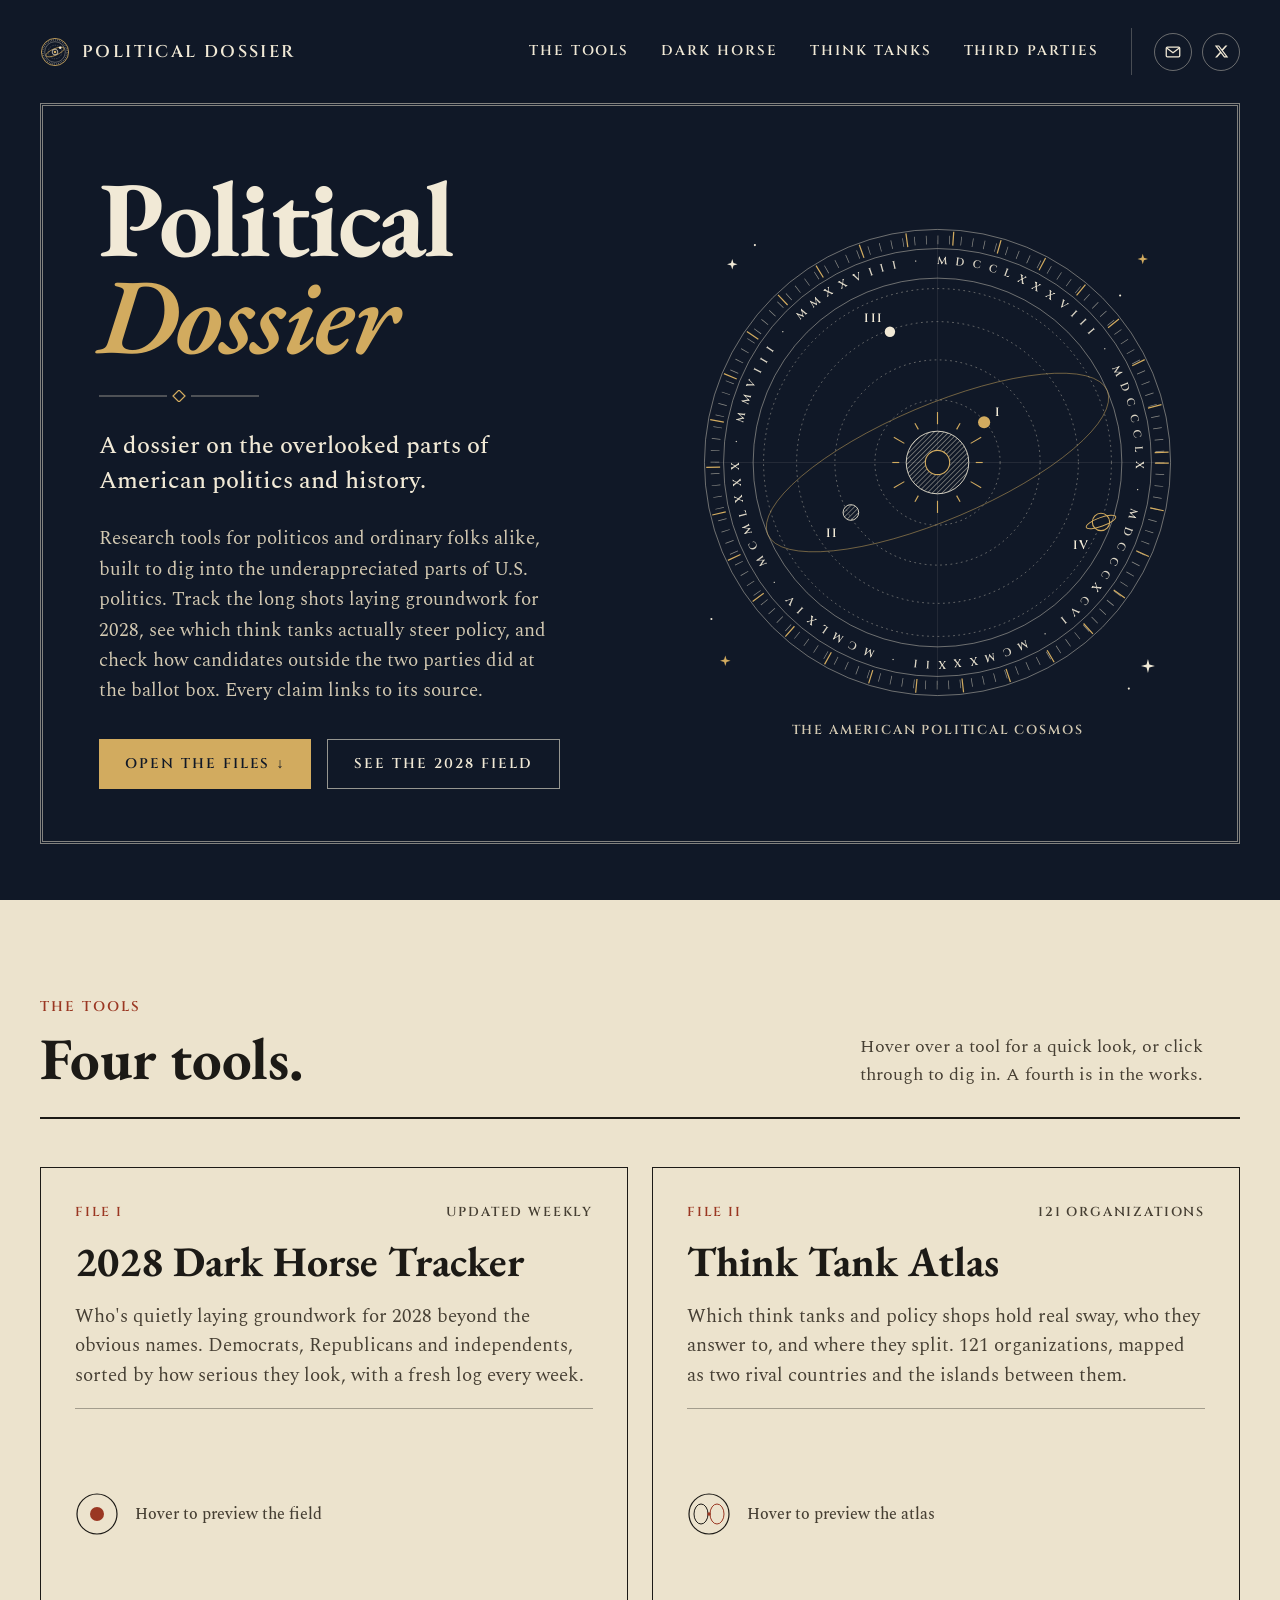
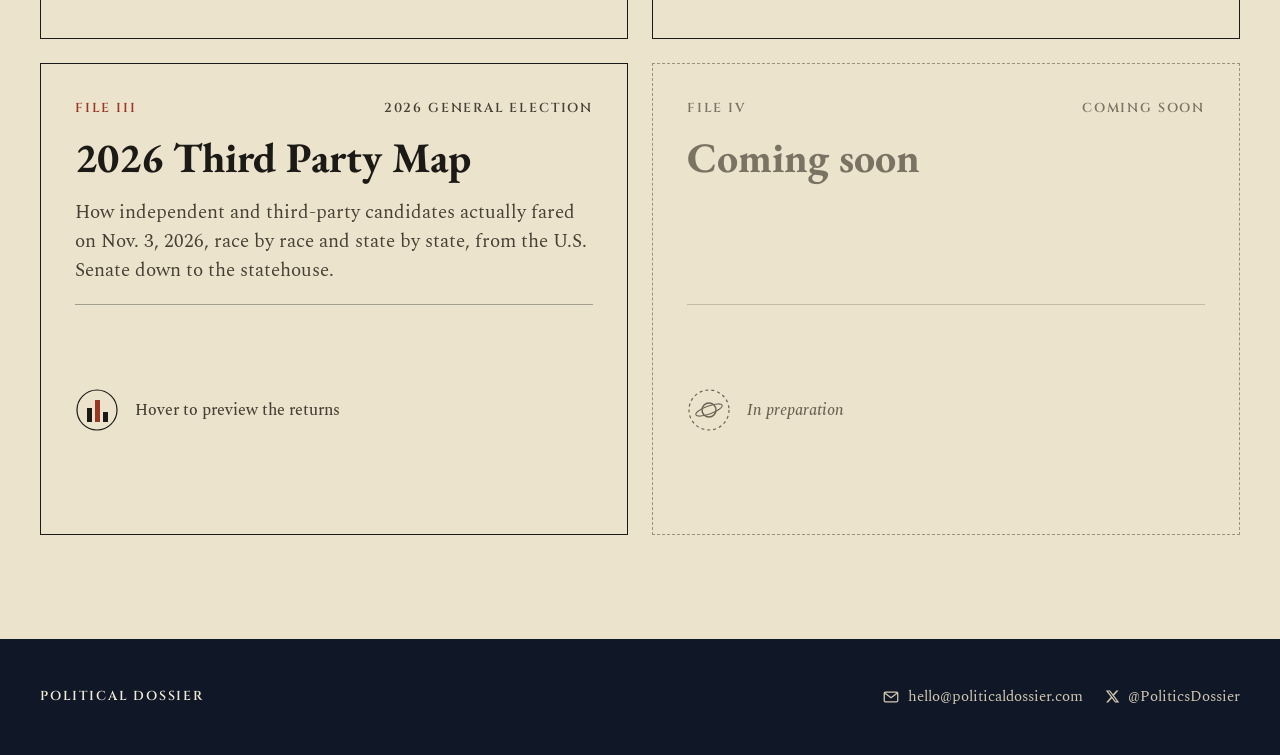
<file: index.html>
<!doctype html>
<html lang="en">
<head>
<meta charset="utf-8">
<meta name="viewport" content="width=device-width, initial-scale=1">
<title>Political Dossier: Tools for Reading American Politics</title>
<!-- SEO -->
<meta name="robots" content="index, follow, max-image-preview:large">
<link rel="canonical" href="https://politicaldossier.com/">
<meta name="keywords" content="US politics, American politics analysis, political analysis tools, 2028 presidential election, 2028 candidates, dark horse candidates, think tanks, policy shops, third parties, independent candidates, 2026 midterms, election data">
<meta name="theme-color" content="#101827">
<meta property="og:type" content="website">
<meta property="og:site_name" content="Political Dossier">
<meta property="og:locale" content="en_US">
<meta property="og:title" content="Political Dossier: Tools for Reading American Politics">
<meta property="og:description" content="Research tools for the overlooked corners of U.S. politics: a 2028 dark horse tracker, a map of think tanks and policy shops, and third-party election results. All sourced.">
<meta property="og:url" content="https://politicaldossier.com/">
<meta property="og:image" content="https://politicaldossier.com/assets/social/home.jpg">
<meta property="og:image:width" content="1200">
<meta property="og:image:height" content="630">
<meta property="og:image:alt" content="Political Dossier homepage: an engraved orrery beside the title">
<meta name="twitter:card" content="summary_large_image">
<meta name="twitter:site" content="@PoliticsDossier">
<meta name="twitter:title" content="Political Dossier: Tools for Reading American Politics">
<meta name="twitter:description" content="Research tools for the overlooked corners of U.S. politics: a 2028 dark horse tracker, a map of think tanks and policy shops, and third-party election results. All sourced.">
<meta name="twitter:image" content="https://politicaldossier.com/assets/social/home.jpg">
<meta name="twitter:image:alt" content="Political Dossier homepage: an engraved orrery beside the title">
<script type="application/ld+json">
{
 "@context": "https://schema.org",
 "@graph": [
  {
   "@type": "WebSite",
   "@id": "https://politicaldossier.com/#website",
   "name": "Political Dossier",
   "url": "https://politicaldossier.com/",
   "description": "Independent tools for reading American politics.",
   "inLanguage": "en-US"
  },
  {
   "@type": "ItemList",
   "name": "Political Dossier tools",
   "itemListElement": [
    {
     "@type": "ListItem",
     "position": 1,
     "name": "2028 Dark Horse Tracker",
     "url": "https://politicaldossier.com/dark-horse/"
    },
    {
     "@type": "ListItem",
     "position": 2,
     "name": "Think Tank Atlas",
     "url": "https://politicaldossier.com/think-tanks/"
    },
    {
     "@type": "ListItem",
     "position": 3,
     "name": "2026 Third Party Map",
     "url": "https://politicaldossier.com/third-party/"
    }
   ]
  }
 ]
}
</script>
<!-- /SEO -->
<meta name="description" content="Research tools for the overlooked corners of U.S. politics: a 2028 dark horse tracker, a map of think tanks and policy shops, and third-party election results. All sourced.">
<link rel="preconnect" href="https://fonts.googleapis.com">
<link rel="preconnect" href="https://fonts.gstatic.com" crossorigin>
<link href="https://fonts.googleapis.com/css2?family=Cinzel:wght@500;600;700&family=EB+Garamond:ital,wght@0,600;0,700;1,600&family=Spectral:wght@400;500;600&display=swap" rel="stylesheet">
<link rel="stylesheet" href="assets/ledger.css">
<link rel="icon" href="assets/favicon.svg" type="image/svg+xml">
</head>
<body id="top">

<header class="hero">
  <div class="wrap">
    <nav aria-label="Primary">
      <a class="brand label" href="#top">
        <svg class="pd-mark" width="30" height="30" viewBox="0 0 64 64" aria-hidden="true"><circle cx="32" cy="32" r="29" fill="none" stroke="#D2AB5F" stroke-width="1.8"/><circle cx="32" cy="32" r="25.6" fill="none" stroke="#F1E9D6" stroke-opacity=".85" stroke-width="3" stroke-dasharray=".8 3.22"/><circle cx="32" cy="32" r="22" fill="none" stroke="#F1E9D6" stroke-opacity=".7" stroke-width="1"/><circle cx="32" cy="32" r="14.5" fill="none" stroke="#F1E9D6" stroke-opacity=".6" stroke-width="1" stroke-dasharray="1.6 2.2"/><ellipse cx="32" cy="32" rx="21" ry="7" fill="none" stroke="#D2AB5F" stroke-width="1.5" transform="rotate(-23 32 32)"/><circle cx="32" cy="32" r="6" fill="none" stroke="#F1E9D6" stroke-width="1.5"/><circle cx="32" cy="32" r="2.6" fill="#D2AB5F"/><circle cx="43.1" cy="22.7" r="2.7" fill="#F1E9D6"/></svg>
        Political Dossier
      </a>
      <div class="navlinks label">
        <a href="#plates">The Tools</a>
        <a href="dark-horse/">Dark Horse</a>
        <a href="think-tanks/">Think Tanks</a>
        <a href="third-party/">Third Parties</a>
        <span class="soc"><a href="mailto:hello@politicaldossier.com" aria-label="Email hello@politicaldossier.com" title="hello@politicaldossier.com"><svg width="18" height="18" viewBox="0 0 24 24" aria-hidden="true"><rect x="3" y="5.5" width="18" height="13" rx="1.5" fill="none" stroke="currentColor" stroke-width="1.7"/><path d="M3.6 6.6 L12 13 L20.4 6.6" fill="none" stroke="currentColor" stroke-width="1.7" stroke-linejoin="round"/></svg></a><a href="https://x.com/PoliticsDossier" target="_blank" rel="noopener" aria-label="Political Dossier on X (@PoliticsDossier)" title="@PoliticsDossier on X"><svg width="15" height="15" viewBox="0 0 24 24" aria-hidden="true"><path fill="currentColor" d="M18.244 2.25h3.308l-7.227 8.26 8.502 11.24H16.17l-5.214-6.817L4.99 21.75H1.68l7.73-8.835L1.254 2.25H8.08l4.713 6.231zm-1.161 17.52h1.833L7.084 4.126H5.117z"/></svg></a></span>
              </div>
    </nav>

    <div class="plate-frame">
      <div class="hero-copy">
        <h1>Political<br><em>Dossier</em></h1>
        <svg width="160" height="12" viewBox="0 0 160 12" aria-hidden="true"><line x1="0" y1="6" x2="68" y2="6" stroke="#F1E9D6" stroke-opacity=".55"/><path d="M80 0 L86 6 L80 12 L74 6 Z" fill="none" stroke="#D2AB5F" stroke-width="1.2"/><line x1="92" y1="6" x2="160" y2="6" stroke="#F1E9D6" stroke-opacity=".55"/></svg>
        <p class="lede">A dossier on the overlooked parts of American politics and history.</p>
        <p class="sub">Research tools for politicos and ordinary folks alike, built to dig into the underappreciated parts of U.S. politics. Track the long shots laying groundwork for 2028, see which think tanks actually steer policy, and check how candidates outside the two parties did at the ballot box. Every claim links to its source.</p>
        <div class="ctas">
          <a class="btn btn-gold label" href="#plates">Open the files ↓</a>
          <a class="btn btn-line label" href="dark-horse/">See the 2028 field</a>
        </div>
      </div>

      <figure class="orrery">
        <svg viewBox="0 0 560 560" aria-hidden="true">
          <defs>
            <pattern id="heroHatch" width="4" height="4" patternUnits="userSpaceOnUse" patternTransform="rotate(45)"><line x1="0" y1="0" x2="0" y2="4" stroke="#F1E9D6" stroke-width=".9"/></pattern>
            <path id="heroRing" d="M 280 52 A 228 228 0 1 1 279.99 52"/>
          </defs>
          <circle cx="280" cy="280" r="268" fill="none" stroke="#F1E9D6" stroke-opacity=".6" stroke-width=".8"/>
          <circle cx="280" cy="280" r="256" fill="none" stroke="#F1E9D6" stroke-opacity=".55" stroke-width="10" stroke-dasharray=".8 12.6"/>
          <circle cx="280" cy="280" r="258" fill="none" stroke="#D2AB5F" stroke-width="16" stroke-dasharray="1.4 52.2"/>
          <circle cx="280" cy="280" r="246" fill="none" stroke="#F1E9D6" stroke-opacity=".6" stroke-width=".8"/>
          <text class="sc" font-size="12.5" fill="#F1E9D6" fill-opacity=".9"><textPath href="#heroRing" textLength="1410" lengthAdjust="spacing">MDCCLXXXVIII · MDCCCLX · MDCCCXCVI · MCMXXXII · MCMLXIV · MCMLXXX · MMVIII · MMXXVIII ·</textPath></text>
          <circle cx="280" cy="280" r="212" fill="none" stroke="#F1E9D6" stroke-opacity=".6" stroke-width=".8"/>
          <line x1="280" y1="24" x2="280" y2="536" stroke="#F1E9D6" stroke-opacity=".2" stroke-width=".5"/>
          <line x1="24" y1="280" x2="536" y2="280" stroke="#F1E9D6" stroke-opacity=".2" stroke-width=".5"/>
          <g fill="none" stroke="#F1E9D6" stroke-opacity=".55" stroke-width=".8" stroke-dasharray="2 4">
            <circle cx="280" cy="280" r="72"/><circle cx="280" cy="280" r="118"/><circle cx="280" cy="280" r="162"/><circle cx="280" cy="280" r="200"/>
          </g>
          <ellipse cx="280" cy="280" rx="212" ry="66" fill="none" stroke="#D2AB5F" stroke-opacity=".65" stroke-width=".8" transform="rotate(-23 280 280)"/>
          <g stroke="#D2AB5F" stroke-width="1.3">
            <line x1="280" y1="236" x2="280" y2="222"/>
            <line x1="280" y1="236" x2="280" y2="228" transform="rotate(30 280 280)"/>
            <line x1="280" y1="236" x2="280" y2="222" transform="rotate(60 280 280)"/>
            <line x1="280" y1="236" x2="280" y2="228" transform="rotate(90 280 280)"/>
            <line x1="280" y1="236" x2="280" y2="222" transform="rotate(120 280 280)"/>
            <line x1="280" y1="236" x2="280" y2="228" transform="rotate(150 280 280)"/>
            <line x1="280" y1="236" x2="280" y2="222" transform="rotate(180 280 280)"/>
            <line x1="280" y1="236" x2="280" y2="228" transform="rotate(210 280 280)"/>
            <line x1="280" y1="236" x2="280" y2="222" transform="rotate(240 280 280)"/>
            <line x1="280" y1="236" x2="280" y2="228" transform="rotate(270 280 280)"/>
            <line x1="280" y1="236" x2="280" y2="222" transform="rotate(300 280 280)"/>
            <line x1="280" y1="236" x2="280" y2="228" transform="rotate(330 280 280)"/>
          </g>
          <circle cx="280" cy="280" r="36" fill="url(#heroHatch)" stroke="#F1E9D6" stroke-width="1"/>
          <circle cx="280" cy="280" r="14" fill="#101827" stroke="#D2AB5F" stroke-width="1.3"/>
          <circle cx="333.6" cy="233.7" r="7" fill="#D2AB5F"/>
          <text class="sc" x="346" y="226" font-size="14" fill="#F1E9D6">I</text>
          <circle cx="180.4" cy="337.5" r="9" fill="url(#heroHatch)" stroke="#F1E9D6" stroke-width="1"/>
          <text class="sc" x="152" y="366" font-size="14" fill="#F1E9D6">II</text>
          <circle cx="225.3" cy="129.6" r="6" fill="#F1E9D6"/>
          <text class="sc" x="196" y="118" font-size="14" fill="#F1E9D6">III</text>
          <circle cx="468" cy="348.4" r="10" fill="#101827" stroke="#D2AB5F" stroke-width="1.3"/>
          <ellipse cx="468" cy="348.4" rx="18" ry="5" fill="none" stroke="#D2AB5F" stroke-width="1.1" transform="rotate(-20 468 348.4)"/>
          <text class="sc" x="436" y="380" font-size="14" fill="#F1E9D6">IV</text>
          <path d="M44 46 L45.4 50.6 L50 52 L45.4 53.4 L44 58 L42.6 53.4 L38 52 L42.6 50.6 Z" fill="#F1E9D6"/>
          <path d="M516 40 L517.4 44.6 L522 46 L517.4 47.4 L516 52 L514.6 47.4 L510 46 L514.6 44.6 Z" fill="#D2AB5F"/>
          <path d="M36 502 L37.4 506.6 L42 508 L37.4 509.4 L36 514 L34.6 509.4 L30 508 L34.6 506.6 Z" fill="#D2AB5F"/>
          <path d="M522 506 L523.6 512.4 L530 514 L523.6 515.6 L522 522 L520.4 515.6 L514 514 L520.4 512.4 Z" fill="#F1E9D6"/>
          <g fill="#F1E9D6"><circle cx="70" cy="30" r="1.2"/><circle cx="490" cy="88" r="1.2"/><circle cx="20" cy="460" r="1.2"/><circle cx="500" cy="540" r="1.2"/></g>
        </svg>
        <figcaption class="label">The American political cosmos</figcaption>
      </figure>
    </div>
  </div>
</header>

<section id="plates" aria-labelledby="plates-title">
  <div class="wrap">
    <div class="plates-head">
      <div>
        <div class="kicker label">The Tools</div>
        <h2 id="plates-title">Four tools.</h2>
      </div>
      <p>Hover over a tool for a quick look, or click through to dig in. A fourth is in the works.</p>
    </div>

    <div class="grid">

      <!-- File I -->
      <a class="plate" href="dark-horse/">
        <div class="meta label"><span class="num">File I</span><span class="tag">Updated weekly</span></div>
        <h3>2028 Dark Horse Tracker</h3>
        <p>Who's quietly laying groundwork for 2028 beyond the obvious names. Democrats, Republicans and independents, sorted by how serious they look, with a fresh log every week.</p>
        <div class="window">
          <div class="idle">
            <svg width="44" height="44" viewBox="0 0 44 44" aria-hidden="true"><circle cx="22" cy="22" r="20" fill="none" stroke="#1C1A16" stroke-width="1.2"/><circle cx="22" cy="22" r="7" fill="#9A3722"/></svg>
            Hover to preview the field
          </div>
          <div class="preview">
            <svg viewBox="0 0 440 140" role="img" aria-label="Preview: candidate dots along Democratic, Republican and independent rows, with front-runners set apart at right">
              <text class="sc" x="200" y="12" text-anchor="middle" font-size="10.5" fill="#D3C9B2">THE FIELD</text>
              <text class="sc" x="395" y="12" text-anchor="middle" font-size="10.5" fill="#D3C9B2">LEADERS</text>
              <rect x="360" y="20" width="70" height="116" fill="none" stroke="#F1E9D6" stroke-opacity=".45" stroke-dasharray="3 3"/>
              <g class="sc" font-size="12" fill="#F1E9D6"><text x="0" y="44">DEM</text><text x="0" y="84">REP</text><text x="0" y="124">IND</text></g>
              <g stroke="#F1E9D6" stroke-opacity=".4"><line x1="48" y1="40" x2="430" y2="40"/><line x1="48" y1="80" x2="430" y2="80"/><line x1="48" y1="120" x2="430" y2="120"/></g>
              <g fill="#D2AB5F">
                <circle cx="92" cy="40" r="4"/><circle cx="150" cy="40" r="6"/><circle cx="205" cy="40" r="3"/><circle cx="262" cy="40" r="5"/><circle cx="310" cy="40" r="4"/>
                <circle cx="112" cy="80" r="5"/><circle cx="172" cy="80" r="3"/><circle cx="240" cy="80" r="6"/><circle cx="328" cy="80" r="4"/>
                <circle cx="132" cy="120" r="4"/><circle cx="222" cy="120" r="5"/><circle cx="284" cy="120" r="3"/>
              </g>
              <g fill="#F1E9D6"><circle cx="392" cy="40" r="8"/><circle cx="398" cy="80" r="9"/></g>
            </svg>
            <span class="enter">Open the tool →</span>
          </div>
        </div>
      </a>

      <!-- File II -->
      <a class="plate" href="think-tanks/">
        <div class="meta label"><span class="num">File II</span><span class="tag">121 organizations</span></div>
        <h3>Think Tank Atlas</h3>
        <p>Which think tanks and policy shops hold real sway, who they answer to, and where they split. 121 organizations, mapped as two rival countries and the islands between them.</p>
        <div class="window">
          <div class="idle">
            <svg width="44" height="44" viewBox="0 0 44 44" aria-hidden="true"><circle cx="22" cy="22" r="20" fill="none" stroke="#1C1A16" stroke-width="1.2"/><ellipse cx="14" cy="22" rx="7" ry="10" fill="none" stroke="#1C1A16"/><ellipse cx="30" cy="22" rx="7" ry="10" fill="none" stroke="#9A3722"/><circle cx="22" cy="22" r="1.8" fill="#9A3722"/></svg>
            Hover to preview the atlas
          </div>
          <div class="preview">
            <svg viewBox="0 0 440 140" role="img" aria-label="Preview: two landmasses labeled Democratic and Republican, divided into provinces dotted with organizations, with small bridge isles between them">
              <defs><pattern id="p2Hatch" width="5" height="5" patternUnits="userSpaceOnUse" patternTransform="rotate(45)"><line x1="0" y1="0" x2="0" y2="5" stroke="#F1E9D6" stroke-opacity=".35" stroke-width="1"/></pattern></defs>
              <path d="M30 70 C28 30 70 12 110 14 C150 16 182 34 184 66 C186 104 160 128 116 128 C70 128 32 108 30 70 Z" fill="url(#p2Hatch)" stroke="#F1E9D6" stroke-width="1.2"/>
              <path d="M256 66 C258 30 292 12 334 14 C376 16 412 36 410 72 C408 108 374 128 330 128 C288 128 254 104 256 66 Z" fill="url(#p2Hatch)" stroke="#D2AB5F" stroke-width="1.2"/>
              <g stroke="#F1E9D6" stroke-opacity=".4" stroke-width=".8" fill="none"><path d="M108 16 L104 64 L60 96"/><path d="M104 64 L176 80"/><path d="M332 16 L336 70 L296 110"/><path d="M336 70 L404 58"/></g>
              <g fill="#F1E9D6"><circle cx="70" cy="50" r="3"/><circle cx="140" cy="44" r="4.5"/><circle cx="90" cy="100" r="3.5"/><circle cx="140" cy="102" r="2.5"/><circle cx="300" cy="48" r="3"/><circle cx="370" cy="44" r="4.5"/><circle cx="360" cy="100" r="3.5"/><circle cx="310" cy="90" r="2.5"/></g>
              <g fill="#D2AB5F" stroke="#101827" stroke-width=".8"><path d="M212 44 l8 -4 l8 4 l-2 8 l-10 2 z"/><path d="M208 76 l10 -3 l9 5 l-3 8 l-12 0 z"/><path d="M214 106 l9 -3 l7 5 l-4 7 l-10 -1 z"/></g>
              <g class="sc" font-size="10" fill="#D3C9B2" text-anchor="middle" letter-spacing="1.2"><text x="107" y="9">DEMOCRATIC</text><text x="333" y="9">REPUBLICAN</text><text x="220" y="30">ISLES</text></g>
            </svg>
            <span class="enter">Open the tool →</span>
          </div>
        </div>
      </a>

      <!-- File III -->
      <a class="plate" href="third-party/">
        <div class="meta label"><span class="num">File III</span><span class="tag">2026 general election</span></div>
        <h3>2026 Third Party Map</h3>
        <p>How independent and third-party candidates actually fared on Nov. 3, 2026, race by race and state by state, from the U.S. Senate down to the statehouse.</p>
        <div class="window">
          <div class="idle">
            <svg width="44" height="44" viewBox="0 0 44 44" aria-hidden="true"><circle cx="22" cy="22" r="20" fill="none" stroke="#1C1A16" stroke-width="1.2"/><rect x="12" y="20" width="5" height="14" fill="#1C1A16"/><rect x="20" y="12" width="5" height="22" fill="#9A3722"/><rect x="28" y="24" width="5" height="10" fill="#1C1A16"/></svg>
            Hover to preview the returns
          </div>
          <div class="preview">
            <svg viewBox="0 0 440 156" role="img" aria-label="Preview: 2026 independent vote shares. Bill Hill, Alaska House, 40.9 percent; Seth Bodnar, Montana Senate, 37.7; Ken Block, Rhode Island governor, 27.8; David Hatley, Tennessee governor, 9.3; Rick Bennett, Maine governor, 8.1">
              <defs><pattern id="p3Hatch" width="4" height="4" patternUnits="userSpaceOnUse" patternTransform="rotate(45)"><line x1="0" y1="0" x2="0" y2="4" stroke="#F1E9D6" stroke-width="1"/></pattern></defs>
              <line x1="20" y1="122" x2="420" y2="122" stroke="#F1E9D6" stroke-opacity=".65"/>
              <rect x="40" y="32.0" width="40" height="90.0" fill="#D2AB5F"/><rect x="120" y="39.0" width="40" height="83.0" fill="url(#p3Hatch)" stroke="#F1E9D6" stroke-width=".9"/><rect x="200" y="60.8" width="40" height="61.2" fill="url(#p3Hatch)" stroke="#F1E9D6" stroke-width=".9"/><rect x="280" y="101.5" width="40" height="20.5" fill="url(#p3Hatch)" stroke="#F1E9D6" stroke-width=".9"/><rect x="360" y="104.1" width="40" height="17.9" fill="url(#p3Hatch)" stroke="#F1E9D6" stroke-width=".9"/>
              <g class="num-t" font-size="12.5" fill="#F1E9D6" text-anchor="middle"><text x="60" y="26.0">40.9%</text><text x="140" y="33.0">37.7%</text><text x="220" y="54.8">27.8%</text><text x="300" y="95.5">9.3%</text><text x="380" y="98.1">8.1%</text></g>
              <g class="sc" font-size="10" fill="#D3C9B2" text-anchor="middle" letter-spacing=".8"><text x="60" y="138">AK HOUSE</text><text x="60" y="152">HILL</text><text x="140" y="138">MT SENATE</text><text x="140" y="152">BODNAR</text><text x="220" y="138">RI GOV</text><text x="220" y="152">BLOCK</text><text x="300" y="138">TN GOV</text><text x="300" y="152">HATLEY</text><text x="380" y="138">ME GOV</text><text x="380" y="152">BENNETT</text></g>
            </svg>
            <span class="enter">Open the tool →</span>
          </div>
        </div>
      </a>

      <!-- File IV: coming soon (not linked yet) -->
      <div class="plate soon" aria-disabled="true">
        <div class="meta label"><span class="num">File IV</span><span class="tag">Coming soon</span></div>
        <h3>Coming soon</h3>
        <div class="window">
          <div class="idle">
            <svg width="44" height="44" viewBox="0 0 44 44" aria-hidden="true"><circle cx="22" cy="22" r="20" fill="none" stroke="currentColor" stroke-width="1.2" stroke-dasharray="3 3"/><circle cx="22" cy="22" r="7" fill="none" stroke="currentColor" stroke-width="1.5"/><ellipse cx="22" cy="22" rx="14" ry="4" fill="none" stroke="currentColor" stroke-width="1.1" transform="rotate(-20 22 22)"/></svg>
            In preparation
          </div>
        </div>
      </div>

    </div>
  </div>
</section>

<footer id="colophon">
  <div class="wrap">
    <span class="label">Political Dossier</span>
    <span class="soc-foot"><a href="mailto:hello@politicaldossier.com"><svg width="18" height="18" viewBox="0 0 24 24" aria-hidden="true"><rect x="3" y="5.5" width="18" height="13" rx="1.5" fill="none" stroke="currentColor" stroke-width="1.7"/><path d="M3.6 6.6 L12 13 L20.4 6.6" fill="none" stroke="currentColor" stroke-width="1.7" stroke-linejoin="round"/></svg><span>hello@politicaldossier.com</span></a><a href="https://x.com/PoliticsDossier" target="_blank" rel="noopener"><svg width="15" height="15" viewBox="0 0 24 24" aria-hidden="true"><path fill="currentColor" d="M18.244 2.25h3.308l-7.227 8.26 8.502 11.24H16.17l-5.214-6.817L4.99 21.75H1.68l7.73-8.835L1.254 2.25H8.08l4.713 6.231zm-1.161 17.52h1.833L7.084 4.126H5.117z"/></svg><span>@PoliticsDossier</span></a></span>
  </div>
</footer>

</body>
</html>
</file>
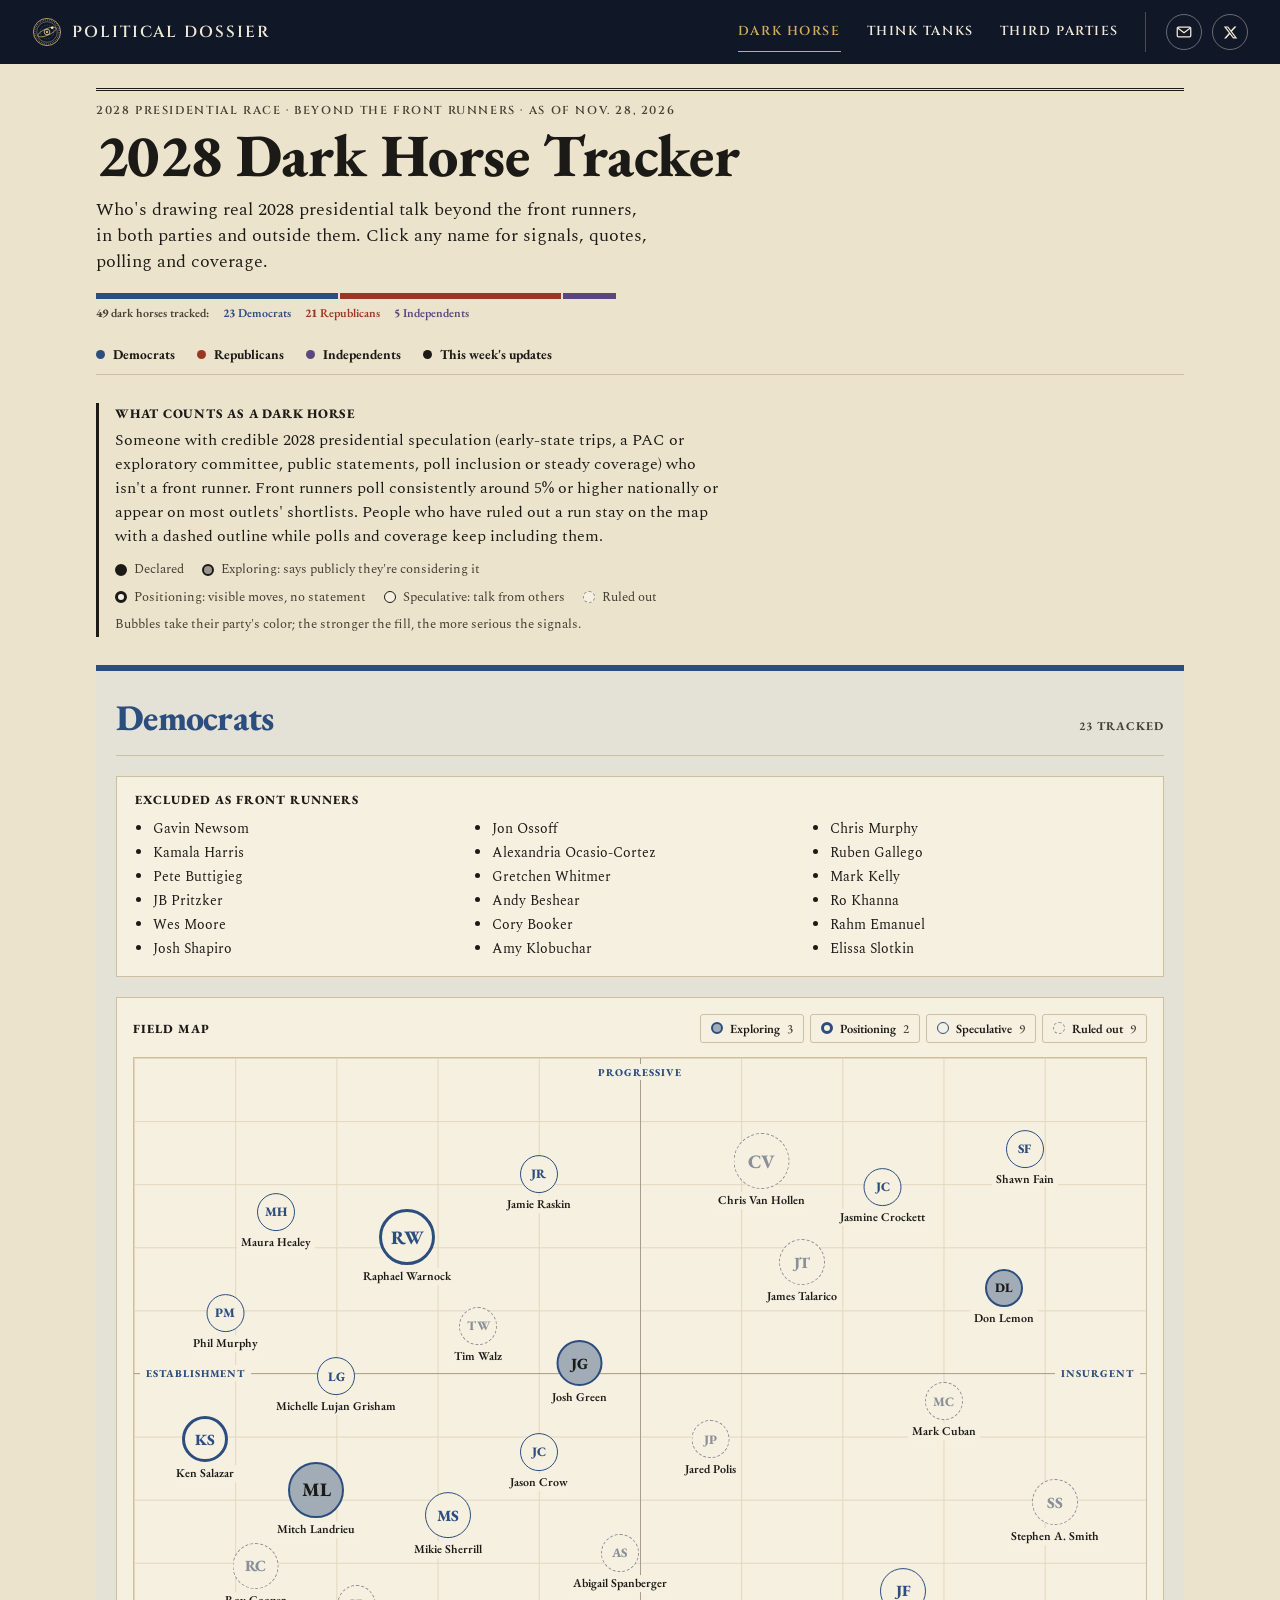
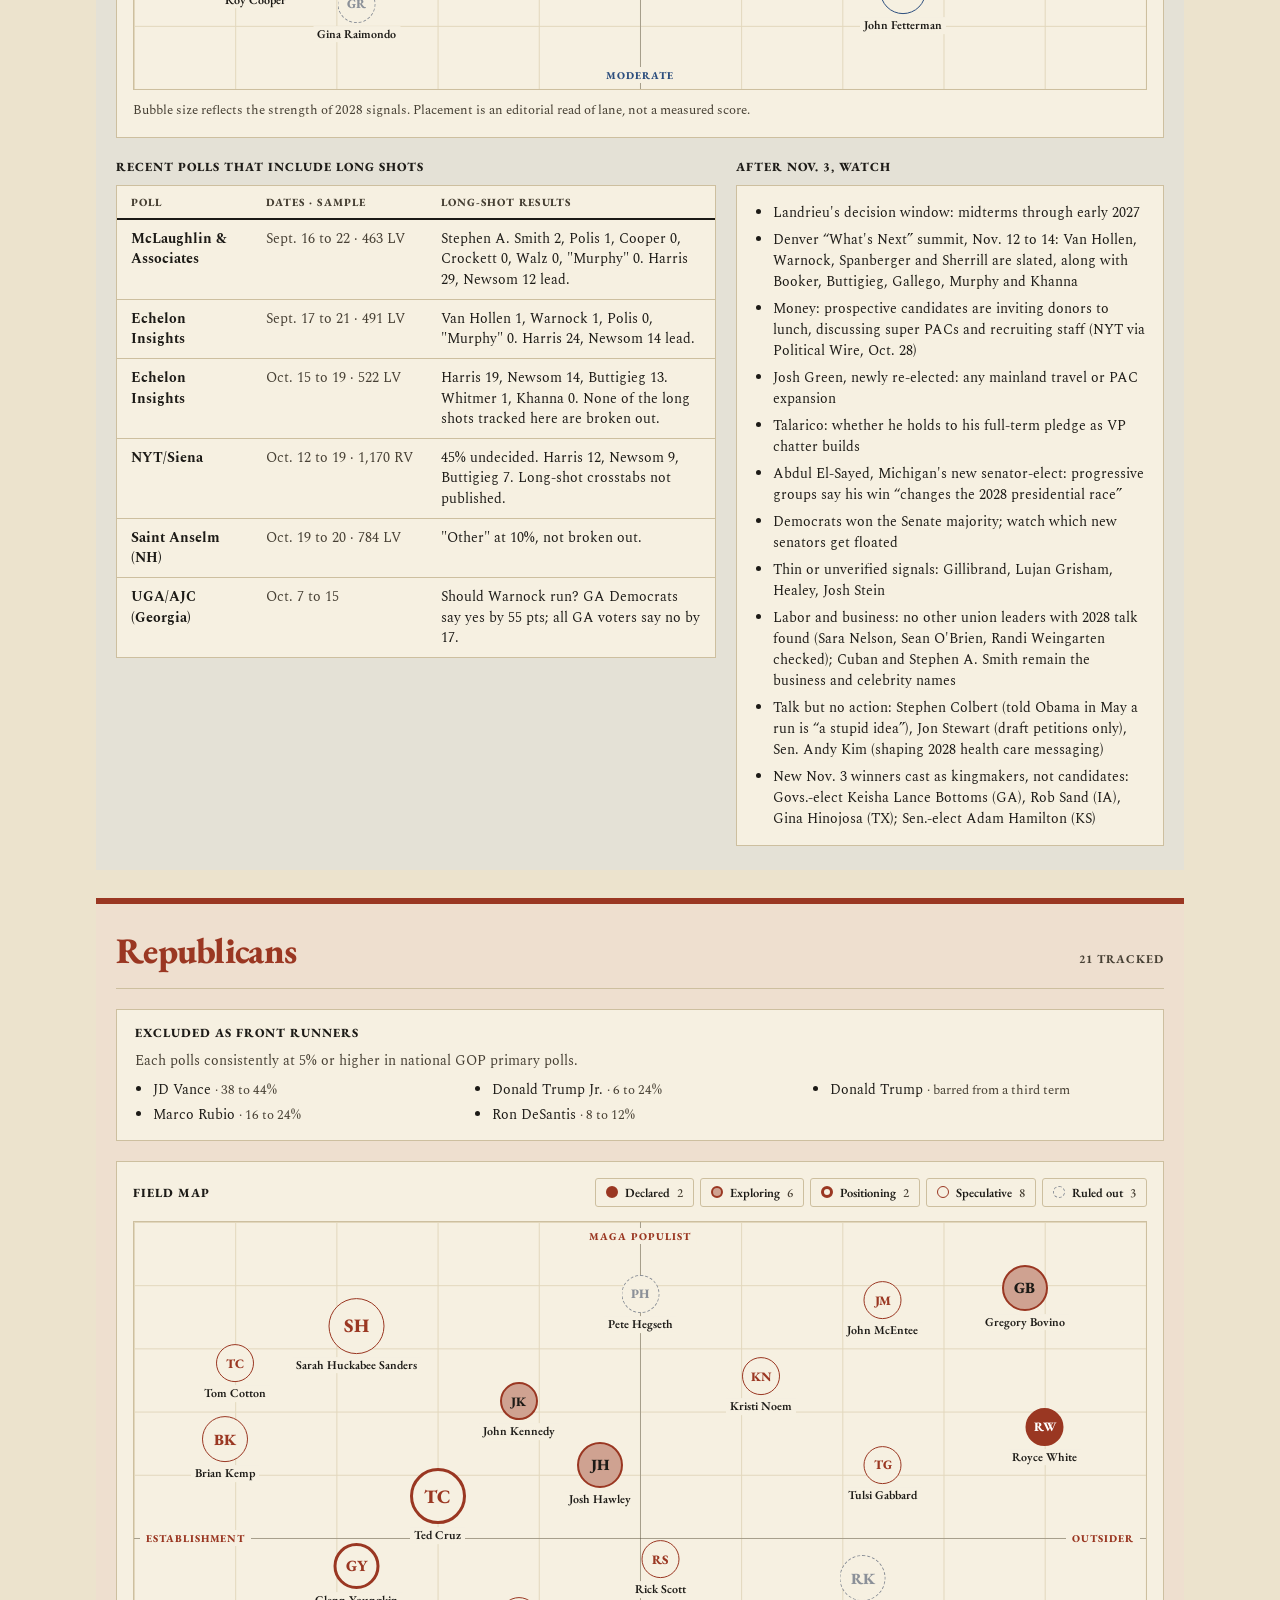
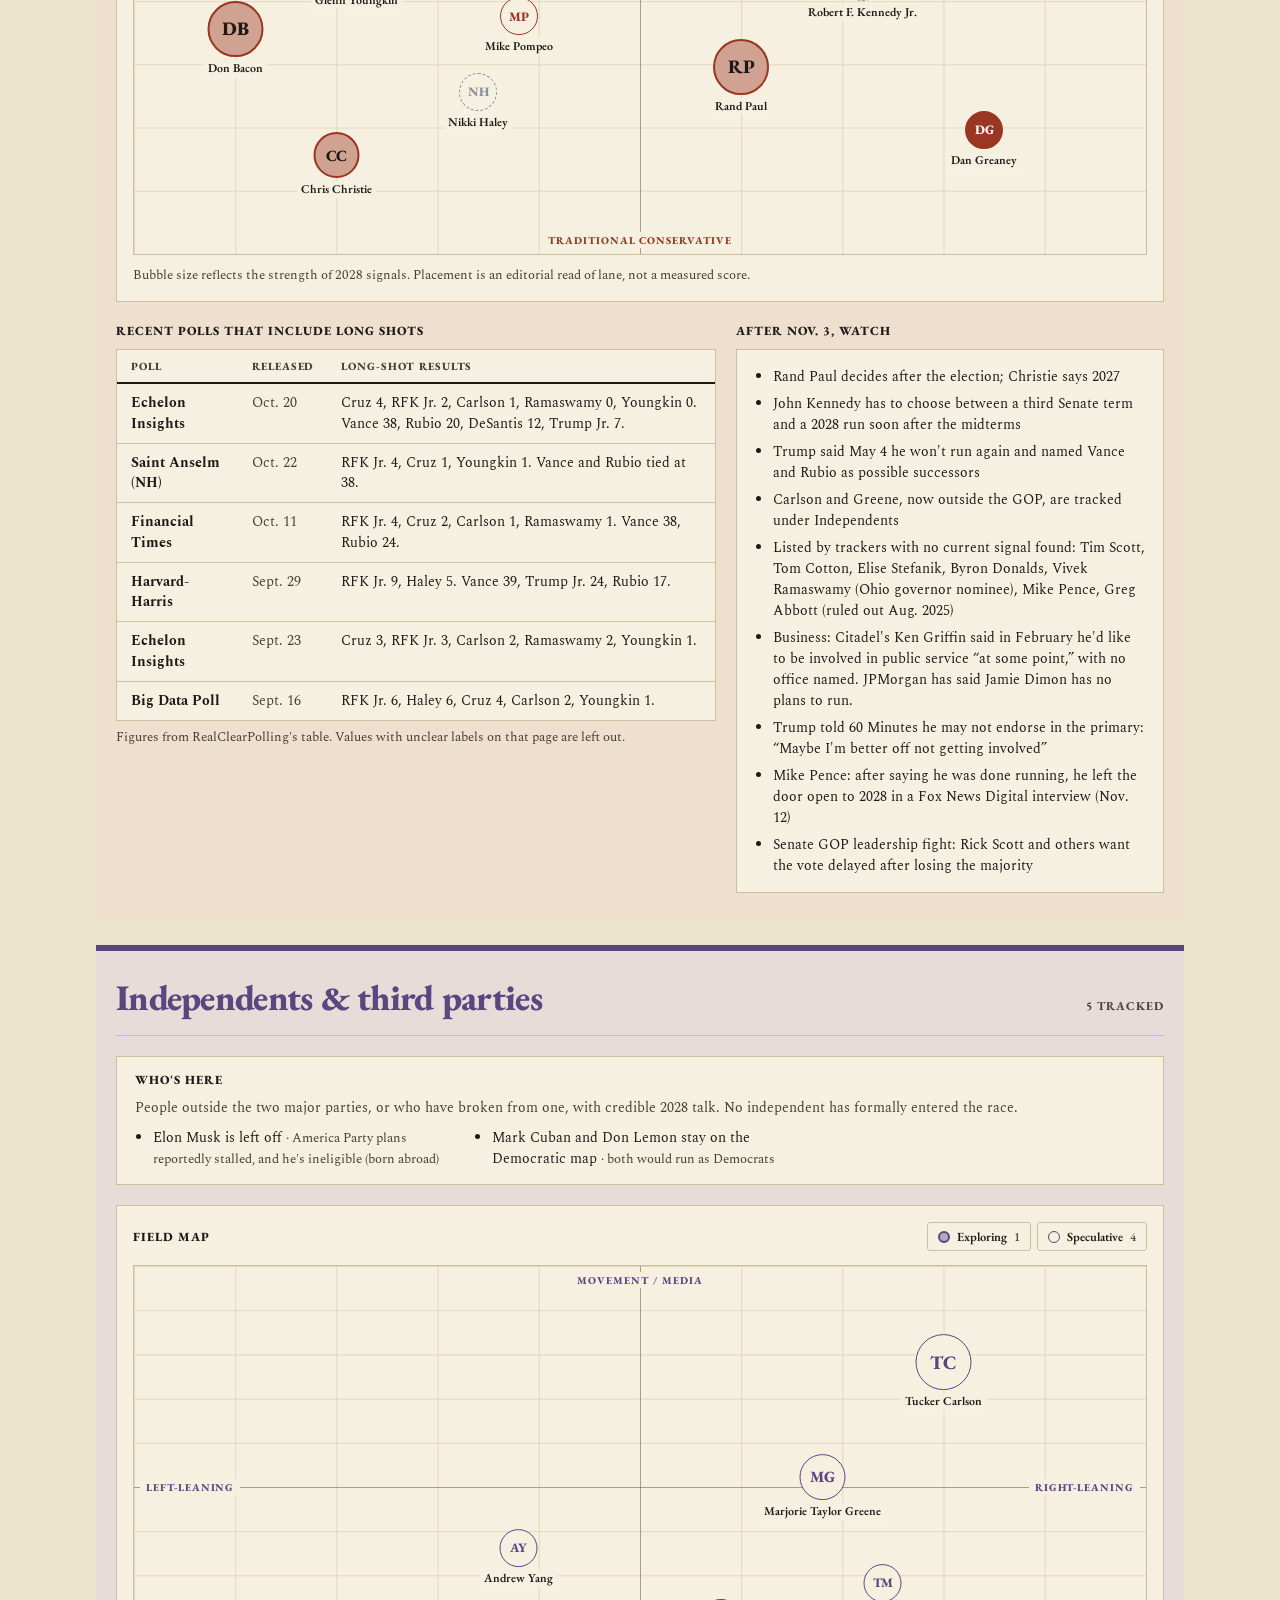
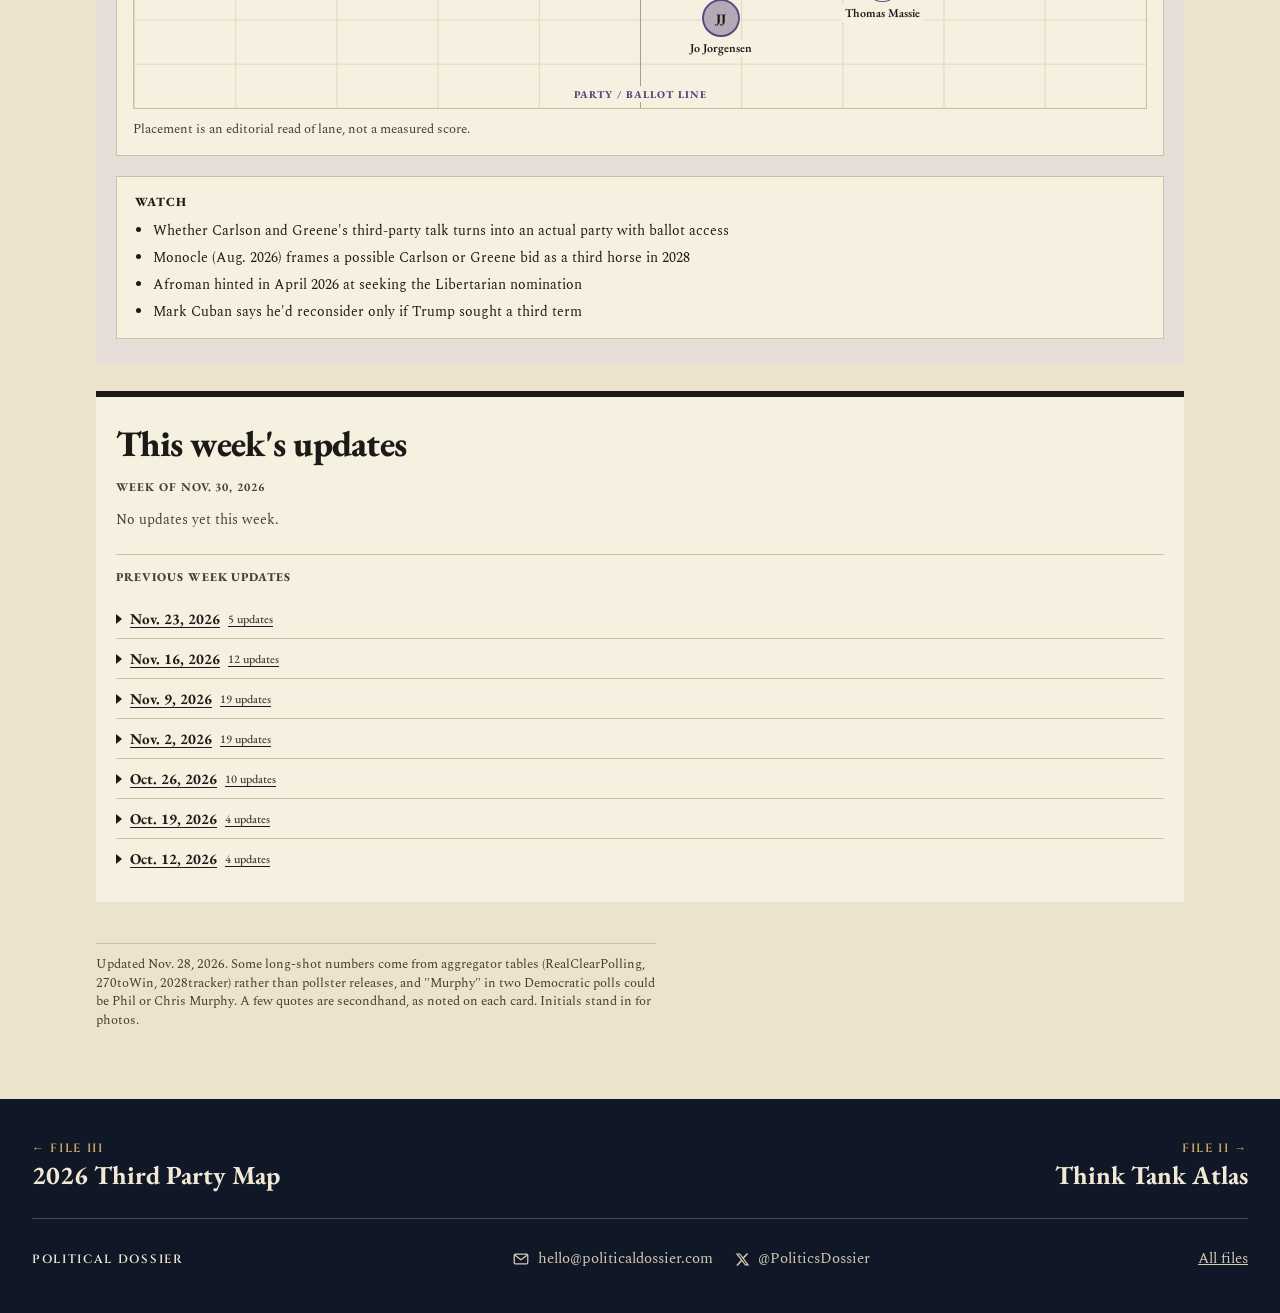
<file: dark-horse/index.html>
<!doctype html>
<html lang="en" data-theme="light">
<head>
<meta charset="utf-8">
<meta name="viewport" content="width=device-width, initial-scale=1">
<title>2028 Dark Horse Tracker: Long-Shot Presidential Contenders | Political Dossier</title>
<!-- SEO -->
<meta name="robots" content="index, follow, max-image-preview:large">
<link rel="canonical" href="https://politicaldossier.com/dark-horse/">
<meta name="keywords" content="2028 presidential election, 2028 candidates, 2028 dark horse candidates, 2028 Democratic primary, 2028 Republican primary, potential presidential candidates, independent presidential candidates, early primary states, US politics">
<meta name="theme-color" content="#101827">
<meta property="og:type" content="website">
<meta property="og:site_name" content="Political Dossier">
<meta property="og:locale" content="en_US">
<meta property="og:title" content="2028 Dark Horse Tracker: Long-Shot Presidential Contenders | Political Dossier">
<meta property="og:description" content="Tracking the 2028 presidential field beyond the front runners: Democrats, Republicans and independents, with statuses, early-state moves, polls and a weekly updates log.">
<meta property="og:url" content="https://politicaldossier.com/dark-horse/">
<meta property="og:image" content="https://politicaldossier.com/assets/social/dark-horse.jpg">
<meta property="og:image:width" content="1200">
<meta property="og:image:height" content="630">
<meta property="og:image:alt" content="2028 Dark Horse Tracker: field maps of Democratic, Republican and independent long shots">
<meta name="twitter:card" content="summary_large_image">
<meta name="twitter:site" content="@PoliticsDossier">
<meta name="twitter:title" content="2028 Dark Horse Tracker: Long-Shot Presidential Contenders | Political Dossier">
<meta name="twitter:description" content="Tracking the 2028 presidential field beyond the front runners: Democrats, Republicans and independents, with statuses, early-state moves, polls and a weekly updates log.">
<meta name="twitter:image" content="https://politicaldossier.com/assets/social/dark-horse.jpg">
<meta name="twitter:image:alt" content="2028 Dark Horse Tracker: field maps of Democratic, Republican and independent long shots">
<script type="application/ld+json">
{
 "@context": "https://schema.org",
 "@type": "WebPage",
 "name": "2028 Dark Horse Tracker",
 "url": "https://politicaldossier.com/dark-horse/",
 "description": "Tracking the 2028 presidential field beyond the front runners: Democrats, Republicans and independents, with statuses, early-state moves, polls and a weekly updates log.",
 "isPartOf": {
  "@type": "WebSite",
  "@id": "https://politicaldossier.com/#website",
  "name": "Political Dossier",
  "url": "https://politicaldossier.com/"
 },
 "inLanguage": "en-US",
 "about": [
  {
   "@type": "Thing",
   "name": "2028 United States presidential election"
  }
 ]
}
</script>
<!-- /SEO -->
<meta name="description" content="Tracking the 2028 presidential field beyond the front runners: Democrats, Republicans and independents, with statuses, early-state moves, polls and a weekly updates log.">
<link rel="preconnect" href="https://fonts.googleapis.com">
<link rel="preconnect" href="https://fonts.gstatic.com" crossorigin>
<link href="https://fonts.googleapis.com/css2?family=Cinzel:wght@500;600;700&family=EB+Garamond:ital,wght@0,400;0,500;0,600;0,700;0,800;1,400;1,500;1,600&family=Spectral:ital,wght@0,400;0,500;0,600;1,400&display=swap" rel="stylesheet">
<link rel="stylesheet" href="../assets/chrome.css">
<link rel="stylesheet" href="tracker.css">
<link rel="icon" href="../assets/favicon.svg" type="image/svg+xml">
</head>
<body>
<div class="dz-bar">
  <div class="dz-in">
    <a class="dz-brand" href="../"><svg class="pd-mark" width="30" height="30" viewBox="0 0 64 64" aria-hidden="true"><circle cx="32" cy="32" r="29" fill="none" stroke="#D2AB5F" stroke-width="1.8"/><circle cx="32" cy="32" r="25.6" fill="none" stroke="#F1E9D6" stroke-opacity=".85" stroke-width="3" stroke-dasharray=".8 3.22"/><circle cx="32" cy="32" r="22" fill="none" stroke="#F1E9D6" stroke-opacity=".7" stroke-width="1"/><circle cx="32" cy="32" r="14.5" fill="none" stroke="#F1E9D6" stroke-opacity=".6" stroke-width="1" stroke-dasharray="1.6 2.2"/><ellipse cx="32" cy="32" rx="21" ry="7" fill="none" stroke="#D2AB5F" stroke-width="1.5" transform="rotate(-23 32 32)"/><circle cx="32" cy="32" r="6" fill="none" stroke="#F1E9D6" stroke-width="1.5"/><circle cx="32" cy="32" r="2.6" fill="#D2AB5F"/><circle cx="43.1" cy="22.7" r="2.7" fill="#F1E9D6"/></svg> Political Dossier</a>
    <div class="dz-links" role="navigation" aria-label="Files">
      <a href="../dark-horse/" aria-current="page">Dark Horse</a>
      <a href="../think-tanks/">Think Tanks</a>
      <a href="../third-party/">Third Parties</a>
      <span class="dz-soc"><a href="mailto:hello@politicaldossier.com" aria-label="Email hello@politicaldossier.com" title="hello@politicaldossier.com"><svg width="18" height="18" viewBox="0 0 24 24" aria-hidden="true"><rect x="3" y="5.5" width="18" height="13" rx="1.5" fill="none" stroke="currentColor" stroke-width="1.7"/><path d="M3.6 6.6 L12 13 L20.4 6.6" fill="none" stroke="currentColor" stroke-width="1.7" stroke-linejoin="round"/></svg></a><a href="https://x.com/PoliticsDossier" target="_blank" rel="noopener" aria-label="Political Dossier on X (@PoliticsDossier)" title="@PoliticsDossier on X"><svg width="15" height="15" viewBox="0 0 24 24" aria-hidden="true"><path fill="currentColor" d="M18.244 2.25h3.308l-7.227 8.26 8.502 11.24H16.17l-5.214-6.817L4.99 21.75H1.68l7.73-8.835L1.254 2.25H8.08l4.713 6.231zm-1.161 17.52h1.833L7.084 4.126H5.117z"/></svg></a></span>
    </div>
  </div>
</div>

<div class="wrap">
  <header>
    <div class="eyebrow">2028 presidential race · beyond the front runners · as of Nov. 28, 2026</div>
    <h1>2028 Dark Horse Tracker</h1>
    <p class="lede">Who's drawing real 2028 presidential talk beyond the front runners, in both parties and outside them. Click any name for signals, quotes, polling and coverage.</p>
    <div class="share" id="share" aria-hidden="true"></div>
    <div class="share-key" id="share-key"></div>
    <nav class="jump" aria-label="Sections">
      <a href="#democrats"><span class="sw" style="background:var(--dem)"></span>Democrats</a>
      <a href="#republicans"><span class="sw" style="background:var(--gop)"></span>Republicans</a>
      <a href="#independents"><span class="sw" style="background:var(--ind)"></span>Independents</a>
      <a href="#updates"><span class="sw" style="background:var(--ink)"></span>This week's updates</a>
    </nav>
  </header>

  <div class="criteria">
    <b>What counts as a dark horse</b>
    <p>Someone with credible 2028 presidential speculation (early-state trips, a PAC or exploratory committee, public statements, poll inclusion or steady coverage) who isn't a front runner. Front runners poll consistently around 5% or higher nationally or appear on most outlets' shortlists. People who have ruled out a run stay on the map with a dashed outline while polls and coverage keep including them.</p>
    <div class="legend" aria-label="Status key">
      <span><i class="dot st-declared"></i>Declared</span>
      <span><i class="dot st-explore"></i>Exploring: says publicly they're considering it</span>
      <span><i class="dot st-position"></i>Positioning: visible moves, no statement</span>
      <span><i class="dot st-spec"></i>Speculative: talk from others</span>
      <span><i class="dot st-out"></i>Ruled out</span>
      <span>Bubbles take their party's color; the stronger the fill, the more serious the signals.</span>
    </div>
  </div>

  <!-- DEMOCRATS -->
  <section class="party dem" id="democrats" aria-labelledby="dem-h">
    <div class="party-head">
      <h2 id="dem-h">Democrats</h2>
      <span class="count" id="dem-count"></span>
    </div>
    <div class="excl">
      <h3 class="sub">Excluded as front runners</h3>
      <ul>
        <li>Gavin Newsom</li><li>Kamala Harris</li><li>Pete Buttigieg</li><li>JB Pritzker</li><li>Wes Moore</li><li>Josh Shapiro</li>
        <li>Jon Ossoff</li><li>Alexandria Ocasio-Cortez</li><li>Gretchen Whitmer</li><li>Andy Beshear</li><li>Cory Booker</li><li>Amy Klobuchar</li>
        <li>Chris Murphy</li><li>Ruben Gallego</li><li>Mark Kelly</li><li>Ro Khanna</li><li>Rahm Emanuel</li><li>Elissa Slotkin</li>
      </ul>
    </div>
    <div class="plotcard">
      <div class="plothead"><h3 class="sub" style="margin:0">Field map</h3><div class="controls" id="filters-dem" role="group" aria-label="Filter Democrats by status"></div></div>
      <div class="plot" id="plot-dem">
        <span class="axis ax-t">Progressive</span><span class="axis ax-b">Moderate</span>
        <span class="axis ax-l">Establishment</span><span class="axis ax-r">Insurgent</span>
      </div>
      <p class="note">Bubble size reflects the strength of 2028 signals. Placement is an editorial read of lane, not a measured score.</p>
    </div>
    <div class="grid2">
      <div>
        <h3 class="sub">Recent polls that include long shots</h3>
        <div class="tablewrap"><table>
          <thead><tr><th>Poll</th><th>Dates · sample</th><th>Long-shot results</th></tr></thead>
          <tbody>
            <tr><td>McLaughlin &amp; Associates</td><td class="num">Sept. 16 to 22 · 463 LV</td><td>Stephen A. Smith 2, Polis 1, Cooper 0, Crockett 0, Walz 0, "Murphy" 0. Harris 29, Newsom 12 lead.</td></tr>
            <tr><td>Echelon Insights</td><td class="num">Sept. 17 to 21 · 491 LV</td><td>Van Hollen 1, Warnock 1, Polis 0, "Murphy" 0. Harris 24, Newsom 14 lead.</td></tr>
            <tr><td>Echelon Insights</td><td class="num">Oct. 15 to 19 · 522 LV</td><td>Harris 19, Newsom 14, Buttigieg 13. Whitmer 1, Khanna 0. None of the long shots tracked here are broken out.</td></tr>
            <tr><td>NYT/Siena</td><td class="num">Oct. 12 to 19 · 1,170 RV</td><td>45% undecided. Harris 12, Newsom 9, Buttigieg 7. Long-shot crosstabs not published.</td></tr>
            <tr><td>Saint Anselm (NH)</td><td class="num">Oct. 19 to 20 · 784 LV</td><td>"Other" at 10%, not broken out.</td></tr>
            <tr><td>UGA/AJC (Georgia)</td><td class="num">Oct. 7 to 15</td><td>Should Warnock run? GA Democrats say yes by 55 pts; all GA voters say no by 17.</td></tr>
          </tbody>
        </table></div>
      </div>
      <div>
        <h3 class="sub">After Nov. 3, watch</h3>
        <div class="watch"><ul>
          <li>Landrieu's decision window: midterms through early 2027</li>
          <li>Denver “What's Next” summit, Nov. 12 to 14: Van Hollen, Warnock, Spanberger and Sherrill are slated, along with Booker, Buttigieg, Gallego, Murphy and Khanna</li>
          <li>Money: prospective candidates are inviting donors to lunch, discussing super PACs and recruiting staff (NYT via Political Wire, Oct. 28)</li>
          <li>Josh Green, newly re-elected: any mainland travel or PAC expansion</li>
          <li>Talarico: whether he holds to his full-term pledge as VP chatter builds</li>
          <li>Abdul El-Sayed, Michigan's new senator-elect: progressive groups say his win “changes the 2028 presidential race”</li>
          <li>Democrats won the Senate majority; watch which new senators get floated</li>
          <li>Thin or unverified signals: Gillibrand, Lujan Grisham, Healey, Josh Stein</li>
          <li>Labor and business: no other union leaders with 2028 talk found (Sara Nelson, Sean O'Brien, Randi Weingarten checked); Cuban and Stephen A. Smith remain the business and celebrity names</li>
          <li>Talk but no action: Stephen Colbert (told Obama in May a run is “a stupid idea”), Jon Stewart (draft petitions only), Sen. Andy Kim (shaping 2028 health care messaging)</li>
          <li>New Nov. 3 winners cast as kingmakers, not candidates: Govs.-elect Keisha Lance Bottoms (GA), Rob Sand (IA), Gina Hinojosa (TX); Sen.-elect Adam Hamilton (KS)</li>
        </ul></div>
      </div>
    </div>
  </section>

  <!-- REPUBLICANS -->
  <section class="party gop" id="republicans" aria-labelledby="gop-h">
    <div class="party-head">
      <h2 id="gop-h">Republicans</h2>
      <span class="count" id="gop-count"></span>
    </div>
    <div class="excl">
      <h3 class="sub">Excluded as front runners</h3>
      <p>Each polls consistently at 5% or higher in national GOP primary polls.</p>
      <ul>
        <li>JD Vance <span>· 38 to 44%</span></li>
        <li>Marco Rubio <span>· 16 to 24%</span></li>
        <li>Donald Trump Jr. <span>· 6 to 24%</span></li>
        <li>Ron DeSantis <span>· 8 to 12%</span></li>
        <li>Donald Trump <span>· barred from a third term</span></li>
      </ul>
    </div>
    <div class="plotcard">
      <div class="plothead"><h3 class="sub" style="margin:0">Field map</h3><div class="controls" id="filters-gop" role="group" aria-label="Filter Republicans by status"></div></div>
      <div class="plot" id="plot-gop">
        <span class="axis ax-t">MAGA populist</span><span class="axis ax-b">Traditional conservative</span>
        <span class="axis ax-l">Establishment</span><span class="axis ax-r">Outsider</span>
      </div>
      <p class="note">Bubble size reflects the strength of 2028 signals. Placement is an editorial read of lane, not a measured score.</p>
    </div>
    <div class="grid2">
      <div>
        <h3 class="sub">Recent polls that include long shots</h3>
        <div class="tablewrap"><table>
          <thead><tr><th>Poll</th><th>Released</th><th>Long-shot results</th></tr></thead>
          <tbody>
            <tr><td>Echelon Insights</td><td class="num">Oct. 20</td><td>Cruz 4, RFK Jr. 2, Carlson 1, Ramaswamy 0, Youngkin 0. Vance 38, Rubio 20, DeSantis 12, Trump Jr. 7.</td></tr>
            <tr><td>Saint Anselm (NH)</td><td class="num">Oct. 22</td><td>RFK Jr. 4, Cruz 1, Youngkin 1. Vance and Rubio tied at 38.</td></tr>
            <tr><td>Financial Times</td><td class="num">Oct. 11</td><td>RFK Jr. 4, Cruz 2, Carlson 1, Ramaswamy 1. Vance 38, Rubio 24.</td></tr>
            <tr><td>Harvard-Harris</td><td class="num">Sept. 29</td><td>RFK Jr. 9, Haley 5. Vance 39, Trump Jr. 24, Rubio 17.</td></tr>
            <tr><td>Echelon Insights</td><td class="num">Sept. 23</td><td>Cruz 3, RFK Jr. 3, Carlson 2, Ramaswamy 2, Youngkin 1.</td></tr>
            <tr><td>Big Data Poll</td><td class="num">Sept. 16</td><td>RFK Jr. 6, Haley 6, Cruz 4, Carlson 2, Youngkin 1.</td></tr>
          </tbody>
        </table></div>
        <p class="tnote">Figures from RealClearPolling's table. Values with unclear labels on that page are left out.</p>
      </div>
      <div>
        <h3 class="sub">After Nov. 3, watch</h3>
        <div class="watch"><ul>
          <li>Rand Paul decides after the election; Christie says 2027</li>
          <li>John Kennedy has to choose between a third Senate term and a 2028 run soon after the midterms</li>
          <li>Trump said May 4 he won't run again and named Vance and Rubio as possible successors</li>
          <li>Carlson and Greene, now outside the GOP, are tracked under Independents</li>
          <li>Listed by trackers with no current signal found: Tim Scott, Tom Cotton, Elise Stefanik, Byron Donalds, Vivek Ramaswamy (Ohio governor nominee), Mike Pence, Greg Abbott (ruled out Aug. 2025)</li>
          <li>Business: Citadel's Ken Griffin said in February he'd like to be involved in public service “at some point,” with no office named. JPMorgan has said Jamie Dimon has no plans to run.</li>
          <li>Trump told 60 Minutes he may not endorse in the primary: “Maybe I'm better off not getting involved”</li>
          <li>Mike Pence: after saying he was done running, he left the door open to 2028 in a Fox News Digital interview (Nov. 12)</li>
          <li>Senate GOP leadership fight: Rick Scott and others want the vote delayed after losing the majority</li>
        </ul></div>
      </div>
    </div>
  </section>

  <!-- INDEPENDENTS -->
  <section class="party ind" id="independents" aria-labelledby="ind-h">
    <div class="party-head">
      <h2 id="ind-h">Independents &amp; third parties</h2>
      <span class="count" id="ind-count"></span>
    </div>
    <div class="excl">
      <h3 class="sub">Who's here</h3>
      <p>People outside the two major parties, or who have broken from one, with credible 2028 talk. No independent has formally entered the race.</p>
      <ul>
        <li>Elon Musk is left off <span>· America Party plans reportedly stalled, and he's ineligible (born abroad)</span></li>
        <li>Mark Cuban and Don Lemon stay on the Democratic map <span>· both would run as Democrats</span></li>
      </ul>
    </div>
    <div class="plotcard">
      <div class="plothead"><h3 class="sub" style="margin:0">Field map</h3><div class="controls" id="filters-ind" role="group" aria-label="Filter Independents by status"></div></div>
      <div class="plot short" id="plot-ind">
        <span class="axis ax-t">Movement / media</span><span class="axis ax-b">Party / ballot line</span>
        <span class="axis ax-l">Left-leaning</span><span class="axis ax-r">Right-leaning</span>
      </div>
      <p class="note">Placement is an editorial read of lane, not a measured score.</p>
    </div>
    <div class="watch">
      <h3 class="sub">Watch</h3>
      <ul>
        <li>Whether Carlson and Greene's third-party talk turns into an actual party with ballot access</li>
        <li>Monocle (Aug. 2026) frames a possible Carlson or Greene bid as a third horse in 2028</li>
        <li>Afroman hinted in April 2026 at seeking the Libertarian nomination</li>
        <li>Mark Cuban says he'd reconsider only if Trump sought a third term</li>
      </ul>
    </div>
  </section>

  <section class="updates" id="updates" aria-labelledby="upd-h">
    <h2 id="upd-h">This week's updates</h2>
    <p class="weekof" id="upd-weekof"></p>
    <div id="upd-current"></div>
    <h3 class="prev-h">Previous week updates</h3>
    <div class="prev" id="upd-prev"></div>
  </section>

  <p class="foot">Updated Nov. 28, 2026. Some long-shot numbers come from aggregator tables (RealClearPolling, 270toWin, 2028tracker) rather than pollster releases, and "Murphy" in two Democratic polls could be Phil or Chris Murphy. A few quotes are secondhand, as noted on each card. Initials stand in for photos.</p>
</div>

<div class="scrim" id="scrim" hidden></div>
<aside class="panel" id="panel" role="dialog" aria-modal="true" aria-labelledby="p-name" hidden></aside>

<div class="dz-foot">
  <div class="dz-in">
    <div class="dz-pn" role="navigation" aria-label="Other files">
      <a href="../third-party/"><span class="dz-k">&larr; File III</span><span class="dz-t">2026 Third Party Map</span></a>
      <a href="../think-tanks/"><span class="dz-k">File II &rarr;</span><span class="dz-t">Think Tank Atlas</span></a>
    </div>
    <div class="dz-colo"><span class="dz-k">Political Dossier</span><span class="dz-soc-foot"><a href="mailto:hello@politicaldossier.com"><svg width="18" height="18" viewBox="0 0 24 24" aria-hidden="true"><rect x="3" y="5.5" width="18" height="13" rx="1.5" fill="none" stroke="currentColor" stroke-width="1.7"/><path d="M3.6 6.6 L12 13 L20.4 6.6" fill="none" stroke="currentColor" stroke-width="1.7" stroke-linejoin="round"/></svg><span>hello@politicaldossier.com</span></a><a href="https://x.com/PoliticsDossier" target="_blank" rel="noopener"><svg width="15" height="15" viewBox="0 0 24 24" aria-hidden="true"><path fill="currentColor" d="M18.244 2.25h3.308l-7.227 8.26 8.502 11.24H16.17l-5.214-6.817L4.99 21.75H1.68l7.73-8.835L1.254 2.25H8.08l4.713 6.231zm-1.161 17.52h1.833L7.084 4.126H5.117z"/></svg><span>@PoliticsDossier</span></a></span><a href="../">All files</a></div>
  </div>
</div>
<script src="data.js"></script>
<script src="app.js"></script>
</body>
</html>
</file>
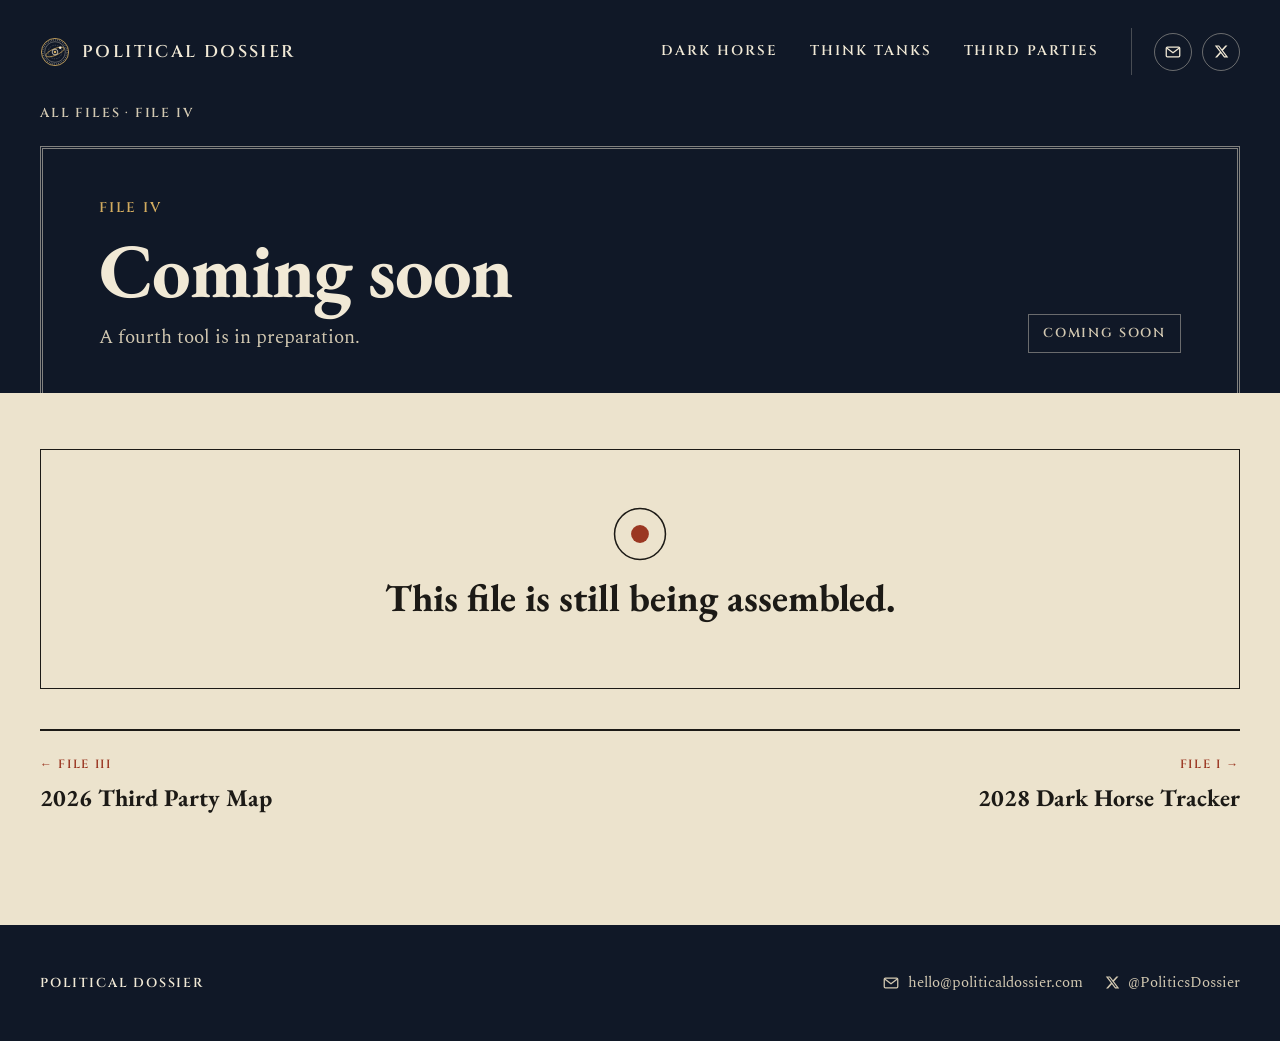
<file: drafts/index.html>
<!doctype html>
<html lang="en">
<head>
<meta charset="utf-8">
<meta name="viewport" content="width=device-width, initial-scale=1">
<title>Coming soon &middot; Political Dossier</title>
<!-- SEO -->
<meta name="robots" content="noindex, follow">
<link rel="canonical" href="https://politicaldossier.com/drafts/">
<!-- /SEO -->
<meta name="description" content="A fourth Political Dossier tool, coming soon.">
<link rel="preconnect" href="https://fonts.googleapis.com">
<link rel="preconnect" href="https://fonts.gstatic.com" crossorigin>
<link href="https://fonts.googleapis.com/css2?family=Cinzel:wght@500;600;700&family=EB+Garamond:ital,wght@0,600;0,700;1,600&family=Spectral:wght@400;500;600&display=swap" rel="stylesheet">
<link rel="stylesheet" href="../assets/ledger.css">
<link rel="icon" href="../assets/favicon.svg" type="image/svg+xml">
</head>
<body id="top">

<header class="plate-header">
  <div class="wrap">
    <nav aria-label="Primary">
      <a class="brand label" href="../">
        <svg class="pd-mark" width="30" height="30" viewBox="0 0 64 64" aria-hidden="true"><circle cx="32" cy="32" r="29" fill="none" stroke="#D2AB5F" stroke-width="1.8"/><circle cx="32" cy="32" r="25.6" fill="none" stroke="#F1E9D6" stroke-opacity=".85" stroke-width="3" stroke-dasharray=".8 3.22"/><circle cx="32" cy="32" r="22" fill="none" stroke="#F1E9D6" stroke-opacity=".7" stroke-width="1"/><circle cx="32" cy="32" r="14.5" fill="none" stroke="#F1E9D6" stroke-opacity=".6" stroke-width="1" stroke-dasharray="1.6 2.2"/><ellipse cx="32" cy="32" rx="21" ry="7" fill="none" stroke="#D2AB5F" stroke-width="1.5" transform="rotate(-23 32 32)"/><circle cx="32" cy="32" r="6" fill="none" stroke="#F1E9D6" stroke-width="1.5"/><circle cx="32" cy="32" r="2.6" fill="#D2AB5F"/><circle cx="43.1" cy="22.7" r="2.7" fill="#F1E9D6"/></svg>
        Political Dossier
      </a>
      <div class="navlinks label">
        <a href="../dark-horse/">Dark Horse</a>
        <a href="../think-tanks/">Think Tanks</a>
        <a href="../third-party/">Third Parties</a>
        <span class="soc"><a href="mailto:hello@politicaldossier.com" aria-label="Email hello@politicaldossier.com" title="hello@politicaldossier.com"><svg width="18" height="18" viewBox="0 0 24 24" aria-hidden="true"><rect x="3" y="5.5" width="18" height="13" rx="1.5" fill="none" stroke="currentColor" stroke-width="1.7"/><path d="M3.6 6.6 L12 13 L20.4 6.6" fill="none" stroke="currentColor" stroke-width="1.7" stroke-linejoin="round"/></svg></a><a href="https://x.com/PoliticsDossier" target="_blank" rel="noopener" aria-label="Political Dossier on X (@PoliticsDossier)" title="@PoliticsDossier on X"><svg width="15" height="15" viewBox="0 0 24 24" aria-hidden="true"><path fill="currentColor" d="M18.244 2.25h3.308l-7.227 8.26 8.502 11.24H16.17l-5.214-6.817L4.99 21.75H1.68l7.73-8.835L1.254 2.25H8.08l4.713 6.231zm-1.161 17.52h1.833L7.084 4.126H5.117z"/></svg></a></span>
      </div>
    </nav>
    <div class="crumb label"><a href="../">All files</a> · File IV</div>
    <div class="plate-title">
      <div>
        <div class="num label">File IV</div>
        <h1>Coming soon</h1>
        <p>A fourth tool is in preparation.</p>
      </div>
      <span class="tag label">Coming soon</span>
    </div>
  </div>
</header>

<main class="tool">
  <div class="wrap">

    <!-- TOOL: file IV goes here. -->
    <div class="tool-slot" id="tool">
      <svg width="56" height="56" viewBox="0 0 44 44" aria-hidden="true"><circle cx="22" cy="22" r="20" fill="none" stroke="#1C1A16" stroke-width="1.2"/><circle cx="22" cy="22" r="7" fill="#9A3722"/></svg>
      <h2>This file is still being assembled.</h2>
      <p></p>
    </div>
    <!-- /TOOL -->

    <nav class="plate-nav" aria-label="Other files">
      <a href="../third-party/"><span class="label">← File III</span><span class="t">2026 Third Party Map</span></a>
      <a href="../dark-horse/"><span class="label">File I →</span><span class="t">2028 Dark Horse Tracker</span></a>
    </nav>
  </div>
</main>

<footer id="colophon">
  <div class="wrap">
    <span class="label">Political Dossier</span>
    <span class="soc-foot"><a href="mailto:hello@politicaldossier.com"><svg width="18" height="18" viewBox="0 0 24 24" aria-hidden="true"><rect x="3" y="5.5" width="18" height="13" rx="1.5" fill="none" stroke="currentColor" stroke-width="1.7"/><path d="M3.6 6.6 L12 13 L20.4 6.6" fill="none" stroke="currentColor" stroke-width="1.7" stroke-linejoin="round"/></svg><span>hello@politicaldossier.com</span></a><a href="https://x.com/PoliticsDossier" target="_blank" rel="noopener"><svg width="15" height="15" viewBox="0 0 24 24" aria-hidden="true"><path fill="currentColor" d="M18.244 2.25h3.308l-7.227 8.26 8.502 11.24H16.17l-5.214-6.817L4.99 21.75H1.68l7.73-8.835L1.254 2.25H8.08l4.713 6.231zm-1.161 17.52h1.833L7.084 4.126H5.117z"/></svg><span>@PoliticsDossier</span></a></span>
  </div>
</footer>

</body>
</html>
</file>
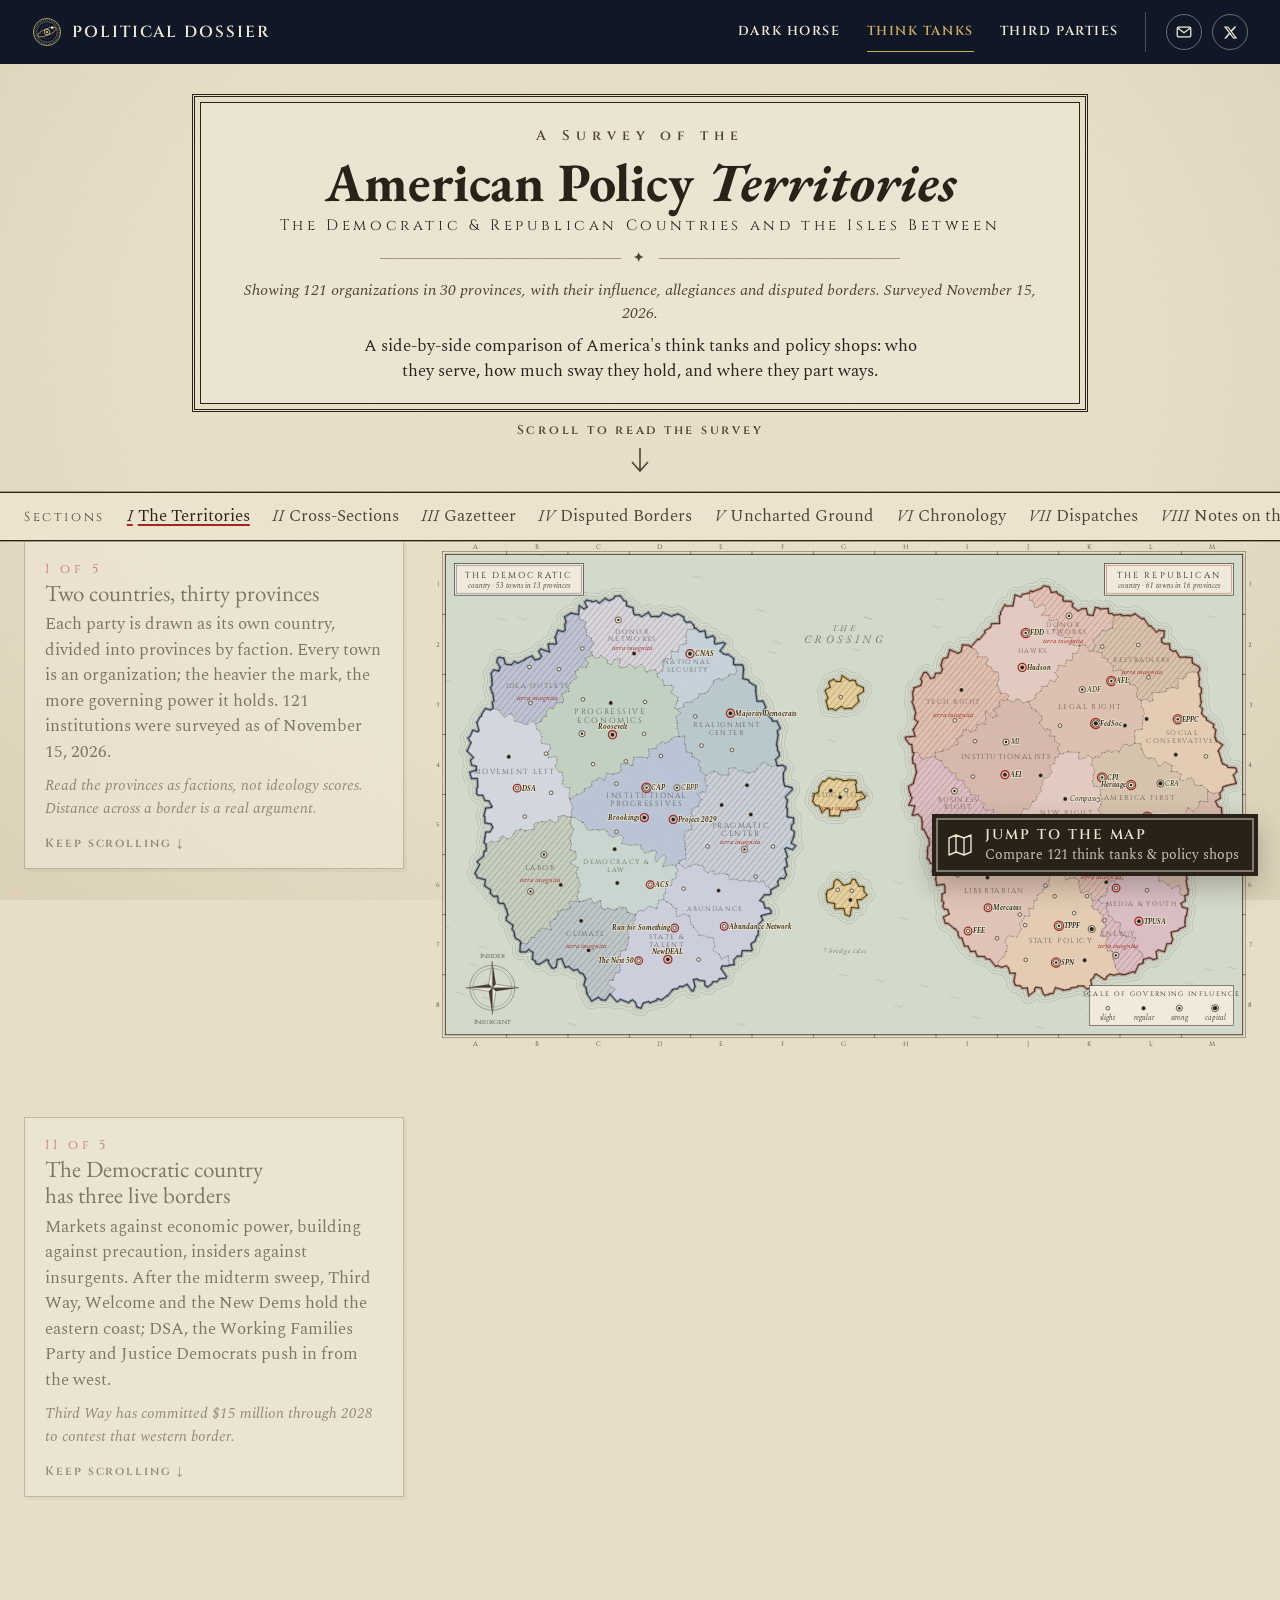
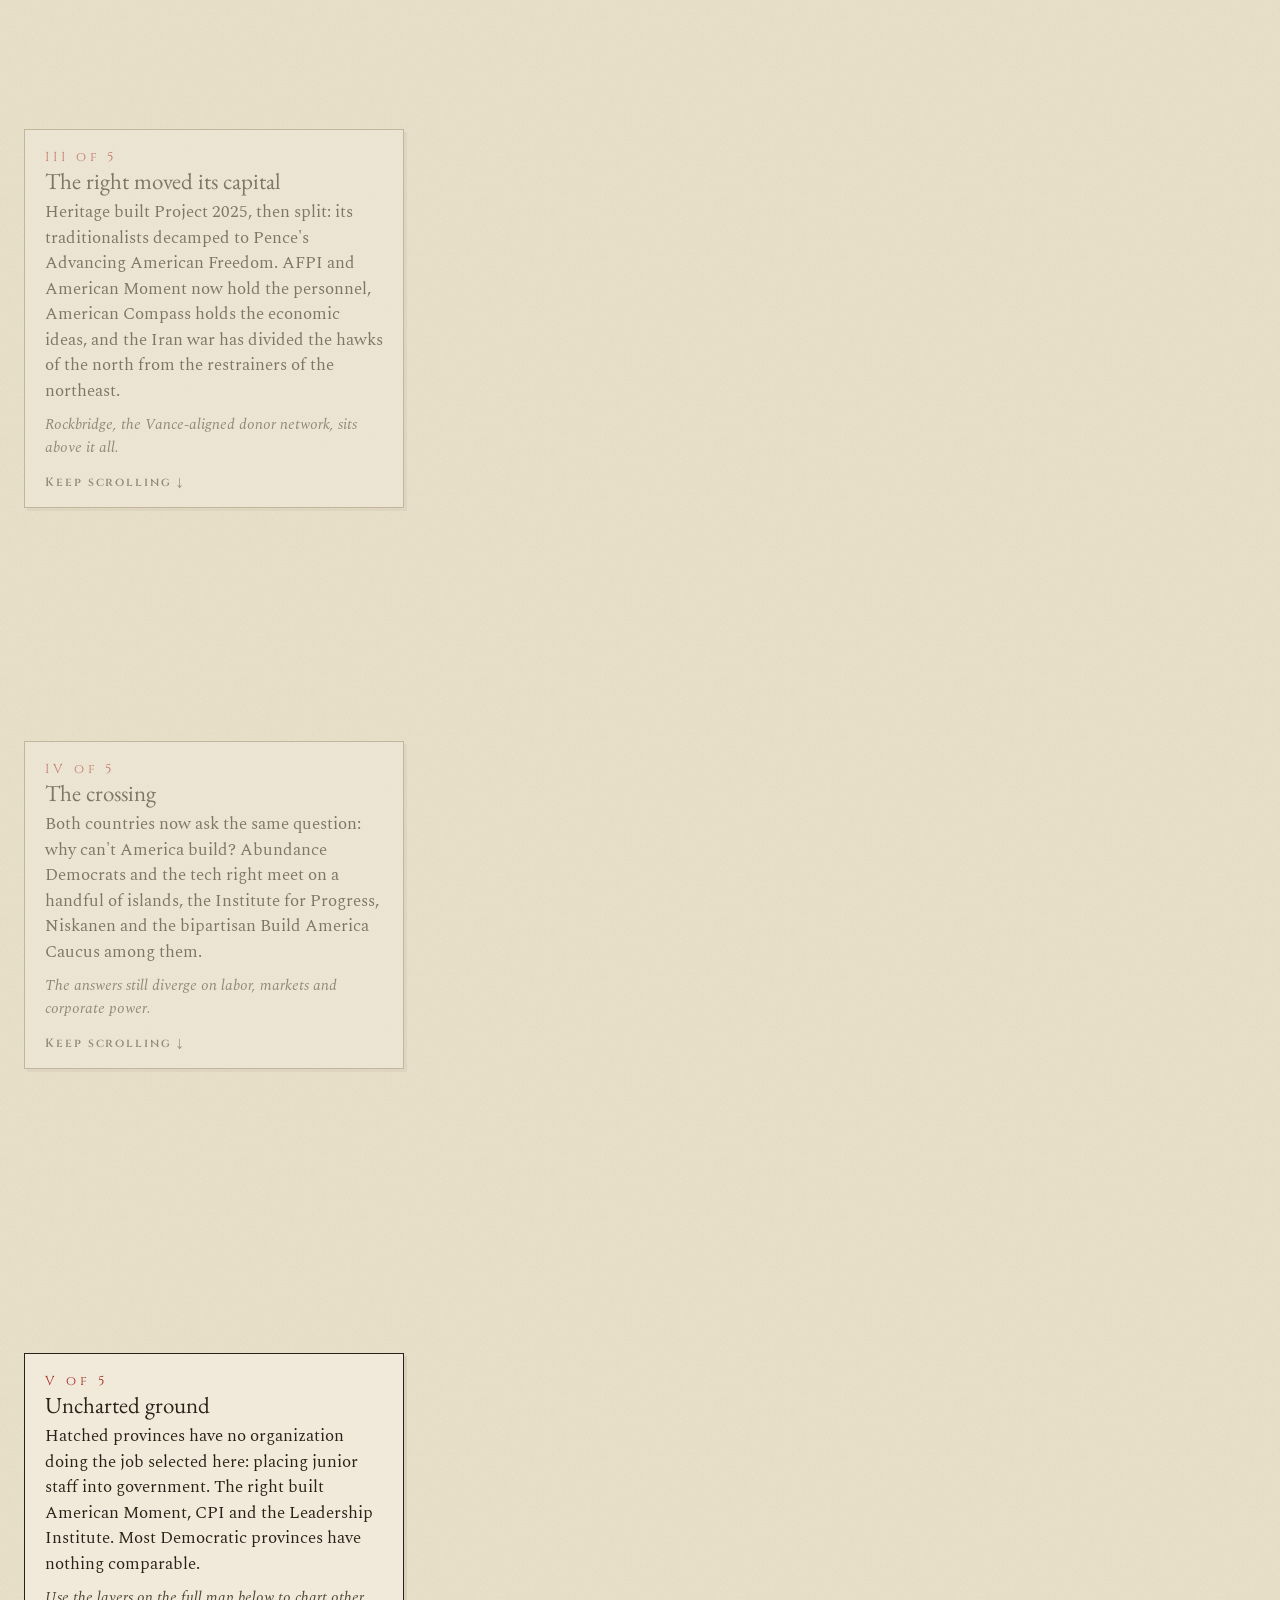
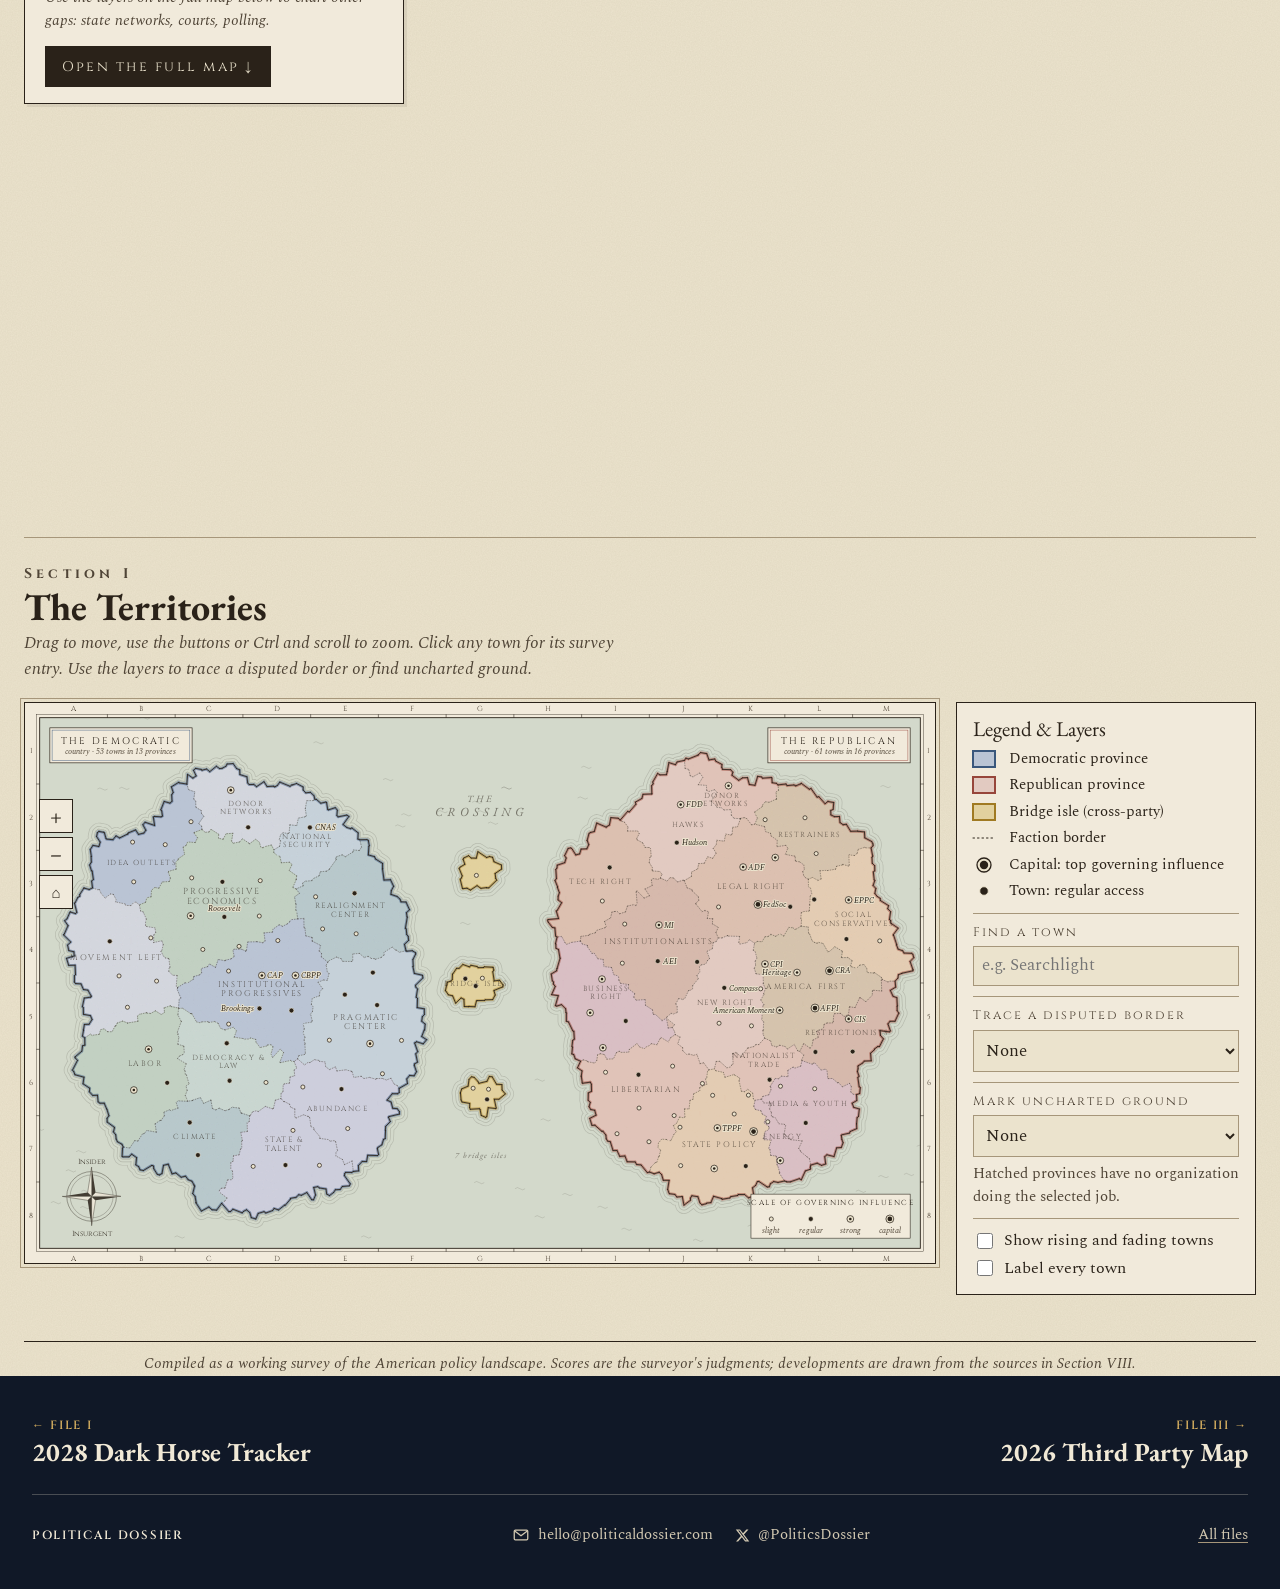
<file: think-tanks/index.html>
<!doctype html>
<html lang="en" data-theme="light">
<head>
<meta charset="utf-8">
<meta name="viewport" content="width=device-width, initial-scale=1">
<title>Think Tank Atlas: Comparing America's Think Tanks and Policy Shops | Political Dossier</title>
<!-- SEO -->
<meta name="robots" content="index, follow, max-image-preview:large">
<link rel="canonical" href="https://politicaldossier.com/think-tanks/">
<meta name="keywords" content="think tanks, policy shops, think tank comparison, US think tanks, map of think tanks, conservative think tanks, progressive think tanks, policy organizations, advocacy groups, policy ecosystem, US politics">
<meta name="theme-color" content="#101827">
<meta property="og:type" content="website">
<meta property="og:site_name" content="Political Dossier">
<meta property="og:locale" content="en_US">
<meta property="og:title" content="Think Tank Atlas: Comparing America's Think Tanks and Policy Shops | Political Dossier">
<meta property="og:description" content="An interactive atlas comparing 121 U.S. think tanks and policy shops, mapped by party, faction and influence, with donor networks, disputed borders and the gaps between them.">
<meta property="og:url" content="https://politicaldossier.com/think-tanks/">
<meta property="og:image" content="https://politicaldossier.com/assets/social/think-tanks.jpg">
<meta property="og:image:width" content="1200">
<meta property="og:image:height" content="630">
<meta property="og:image:alt" content="Think Tank Atlas: think tanks mapped as Democratic and Republican countries">
<meta name="twitter:card" content="summary_large_image">
<meta name="twitter:site" content="@PoliticsDossier">
<meta name="twitter:title" content="Think Tank Atlas: Comparing America's Think Tanks and Policy Shops | Political Dossier">
<meta name="twitter:description" content="An interactive atlas comparing 121 U.S. think tanks and policy shops, mapped by party, faction and influence, with donor networks, disputed borders and the gaps between them.">
<meta name="twitter:image" content="https://politicaldossier.com/assets/social/think-tanks.jpg">
<meta name="twitter:image:alt" content="Think Tank Atlas: think tanks mapped as Democratic and Republican countries">
<script type="application/ld+json">
{
 "@context": "https://schema.org",
 "@type": "Dataset",
 "name": "Think Tank Atlas",
 "url": "https://politicaldossier.com/think-tanks/",
 "description": "An interactive atlas comparing 121 U.S. think tanks and policy shops, mapped by party, faction and influence, with donor networks, disputed borders and the gaps between them.",
 "isPartOf": {
  "@type": "WebSite",
  "@id": "https://politicaldossier.com/#website",
  "name": "Political Dossier",
  "url": "https://politicaldossier.com/"
 },
 "inLanguage": "en-US",
 "keywords": [
  "think tanks",
  "policy shops",
  "advocacy groups",
  "US politics"
 ],
 "spatialCoverage": "United States",
 "isAccessibleForFree": true
}
</script>
<!-- /SEO -->
<meta name="description" content="An interactive atlas comparing 121 U.S. think tanks and policy shops, mapped by party, faction and influence, with donor networks, disputed borders and the gaps between them.">
<link rel="preconnect" href="https://fonts.googleapis.com">
<link rel="preconnect" href="https://fonts.gstatic.com" crossorigin>
<link href="https://fonts.googleapis.com/css2?family=Cinzel:wght@500;600;700&family=EB+Garamond:ital,wght@0,400;0,500;0,600;0,700;0,800;1,400;1,500;1,600&family=Spectral:ital,wght@0,400;0,500;0,600;1,400&display=swap" rel="stylesheet">
<link rel="stylesheet" href="../assets/chrome.css">
<link rel="stylesheet" href="atlas.css">
<link rel="icon" href="../assets/favicon.svg" type="image/svg+xml">
</head>
<body>
<div class="dz-bar">
  <div class="dz-in">
    <a class="dz-brand" href="../"><svg class="pd-mark" width="30" height="30" viewBox="0 0 64 64" aria-hidden="true"><circle cx="32" cy="32" r="29" fill="none" stroke="#D2AB5F" stroke-width="1.8"/><circle cx="32" cy="32" r="25.6" fill="none" stroke="#F1E9D6" stroke-opacity=".85" stroke-width="3" stroke-dasharray=".8 3.22"/><circle cx="32" cy="32" r="22" fill="none" stroke="#F1E9D6" stroke-opacity=".7" stroke-width="1"/><circle cx="32" cy="32" r="14.5" fill="none" stroke="#F1E9D6" stroke-opacity=".6" stroke-width="1" stroke-dasharray="1.6 2.2"/><ellipse cx="32" cy="32" rx="21" ry="7" fill="none" stroke="#D2AB5F" stroke-width="1.5" transform="rotate(-23 32 32)"/><circle cx="32" cy="32" r="6" fill="none" stroke="#F1E9D6" stroke-width="1.5"/><circle cx="32" cy="32" r="2.6" fill="#D2AB5F"/><circle cx="43.1" cy="22.7" r="2.7" fill="#F1E9D6"/></svg> Political Dossier</a>
    <div class="dz-links" role="navigation" aria-label="Files">
      <a href="../dark-horse/">Dark Horse</a>
      <a href="../think-tanks/" aria-current="page">Think Tanks</a>
      <a href="../third-party/">Third Parties</a>
      <span class="dz-soc"><a href="mailto:hello@politicaldossier.com" aria-label="Email hello@politicaldossier.com" title="hello@politicaldossier.com"><svg width="18" height="18" viewBox="0 0 24 24" aria-hidden="true"><rect x="3" y="5.5" width="18" height="13" rx="1.5" fill="none" stroke="currentColor" stroke-width="1.7"/><path d="M3.6 6.6 L12 13 L20.4 6.6" fill="none" stroke="currentColor" stroke-width="1.7" stroke-linejoin="round"/></svg></a><a href="https://x.com/PoliticsDossier" target="_blank" rel="noopener" aria-label="Political Dossier on X (@PoliticsDossier)" title="@PoliticsDossier on X"><svg width="15" height="15" viewBox="0 0 24 24" aria-hidden="true"><path fill="currentColor" d="M18.244 2.25h3.308l-7.227 8.26 8.502 11.24H16.17l-5.214-6.817L4.99 21.75H1.68l7.73-8.835L1.254 2.25H8.08l4.713 6.231zm-1.161 17.52h1.833L7.084 4.126H5.117z"/></svg></a></span>
    </div>
  </div>
</div>

<header class="title">
  <div class="wrap">
    <div class="cartouche">
      <div class="plate">A Survey of the</div>
      <h1>American Policy <i>Territories</i></h1>
      <p class="sub">The Democratic &amp; Republican Countries and the Isles Between</p>
      <div class="rule caps" style="font-size:13px;letter-spacing:.3em">✦</div>
      <p class="imprint">Showing 121 organizations in 30 provinces, with their influence, allegiances and disputed borders. Surveyed November 15, 2026.</p>
      <p class="compare">A side-by-side comparison of America's think tanks and policy shops: who they serve, how much sway they hold, and where they part ways.</p>
    </div>
    <a class="scrollcue" href="#steps">
      <span class="caps">Scroll to read the survey</span>
      <svg width="22" height="28" viewBox="0 0 22 28" aria-hidden="true"><path d="M11 2 V24 M3 16 L11 25 L19 16" fill="none" stroke="currentColor" stroke-width="1.6"/></svg>
    </a>
  </div>
</header>
<nav class="contents" aria-label="Files">
  <div class="wrap" id="platenav">
    <span class="lab">Sections</span>
    <a href="#map" data-v="map"><b>I</b>The Territories</a>
    <a href="#cross" data-v="cross"><b>II</b>Cross-Sections</a>
    <a href="#gazetteer" data-v="gazetteer"><b>III</b>Gazetteer</a>
    <a href="#borders" data-v="borders"><b>IV</b>Disputed Borders</a>
    <a href="#uncharted" data-v="uncharted"><b>V</b>Uncharted Ground</a>
    <a href="#chronology" data-v="chronology"><b>VI</b>Chronology</a>
    <a href="#dispatches" data-v="dispatches"><b>VII</b>Dispatches</a>
    <a href="#notes" data-v="notes"><b>VIII</b>Notes on the Survey</a>
  </div>
</nav>

<main class="wrap">
  <!-- I -->
  <section class="view" id="v-map">
    <div class="story">
      <div class="steps" id="steps"></div>
      <div class="stickymap" id="storymapbox"><svg class="mapsvg" id="storymap" role="img" aria-label="Survey map of the policy territories"></svg></div>
    </div>
    <hr class="hairline" id="explore">
    <h2><span class="pl">Section I</span>The Territories</h2>
    <p class="lede">Drag to move, use the buttons or Ctrl and scroll to zoom. Click any town for its survey entry. Use the layers to trace a disputed border or find uncharted ground.</p>
    <div class="explorer">
      <div>
        <div class="mapframe" id="mapframe">
          <svg class="mapsvg" id="bigmap" role="img" aria-label="Interactive survey map"></svg>
          <div class="zoombtns"><button id="zin" aria-label="Zoom in">+</button><button id="zout" aria-label="Zoom out">−</button><button id="zreset" aria-label="Reset view" style="font-size:15px">⌂</button></div>
          
          <div class="tip" id="tip"></div>
        </div>
        <div class="caption" id="caption"></div>
      </div>
      <div class="layers">
        <h3>Legend &amp; Layers</h3>
        <div class="legend" id="legend"></div>
        <div class="grp">
          <label class="l" for="find">Find a town</label>
          <input type="search" id="find" list="orgnames" placeholder="e.g. Searchlight">
          <datalist id="orgnames"></datalist>
        </div>
        <div class="grp">
          <label class="l" for="fault">Trace a disputed border</label>
          <select id="fault"></select>
        </div>
        <div class="grp">
          <label class="l" for="uncharted">Mark uncharted ground</label>
          <select id="uncharted"></select>
          <p class="note" style="margin:6px 0 0">Hatched provinces have no organization doing the selected job.</p>
        </div>
        <div class="grp">
          <label class="check"><input type="checkbox" id="trajbox"> Show rising and fading towns</label>
          <label class="check" style="margin-top:4px"><input type="checkbox" id="alllabels"> Label every town</label>
        </div>
      </div>
    </div>
  </section>


  <!-- II CROSS-SECTIONS -->
  <section class="view" id="v-cross">
    <h2><span class="pl">Section II</span>Cross-Sections</h2>
    <p class="lede">The same towns, taken out of their provinces and laid on two bearings of your choosing. Every organization is scored 1 to 5 on the same scale in both parties, so neighbors here can come from opposite countries. Click a mark for its survey entry.</p>
    <div class="explorer">
      <div>
        <div class="controls" style="margin-bottom:10px">
          <div class="ctl" style="min-width:240px"><label for="cxx">Across</label><select id="cxx"></select></div>
          <div class="ctl" style="min-width:240px"><label for="cxy">Up</label><select id="cxy"></select></div>
        </div>
        <div class="mapframe" id="crossframe" style="padding:6px"><svg class="mapsvg crossvg" id="crossvg" viewBox="0 0 900 640" role="img" aria-label="Two-axis chart of organizations"></svg><div class="tip" id="ctip"></div></div>
        <p class="note" id="cunplot" style="margin-top:8px"></p>
      </div>
      <div class="layers">
        <h3>Key &amp; Bearings</h3>
        <div class="grp" style="border:none;margin-top:0;padding-top:0">
          <span class="l caps" style="font-size:12.5px;color:var(--muted);display:block;margin-bottom:6px">Countries shown</span>
          <label class="check"><input type="checkbox" data-ceco="D" checked><i class="sw" style="border-color:var(--dem);background:var(--dem)"></i>Democratic</label>
          <label class="check" style="margin-top:4px"><input type="checkbox" data-ceco="R" checked><i class="sw" style="border-color:var(--rep);background:var(--rep)"></i>Republican</label>
          <label class="check" style="margin-top:4px"><input type="checkbox" data-ceco="X" checked><i class="sw" style="border-color:var(--cross);background:var(--cross)"></i>Bridge isles</label>
        </div>
        <div class="grp"><label class="l" for="cxsize">Size marks by</label><select id="cxsize"></select></div>
        <div class="grp"><label class="l" for="cxcamp">Province</label><select id="cxcamp"></select></div>
        <div class="grp"><label class="l" for="cxq">Find a town</label><input type="search" id="cxq" placeholder="e.g. Roosevelt"></div>
        <div class="grp"><span class="l caps" style="font-size:12.5px;color:var(--muted);display:block;margin-bottom:6px">Suggested bearings</span><div id="cxpresets" style="display:flex;flex-wrap:wrap;gap:6px"></div></div>
      </div>
    </div>
  </section>
  <!-- II -->
  <section class="view" id="v-gazetteer">
    <h2><span class="pl">Section III</span>Gazetteer</h2>
    <p class="lede">Every town on the map, with its grid reference, province and standing. Click a column to sort and a row for the full survey entry.</p>
    <div class="controls">
      <div class="ctl" style="min-width:230px"><label for="dq">Search</label><input type="search" id="dq" placeholder="Name, leader, idea"></div>
      <div class="ctl"><label for="deco">Country</label><select id="deco"></select></div>
      <div class="ctl"><label for="dcamp">Province</label><select id="dcamp"></select></div>
      <div class="ctl"><label for="dtype">Kind of institution</label><select id="dtype"></select></div>
    </div>
    <div class="tablewrap"><table id="dtable"></table></div>
    <p class="count" id="dcount"></p>
  </section>

  <!-- III -->
  <section class="view" id="v-borders">
    <h2><span class="pl">Section IV</span>Disputed Borders</h2>
    <p class="lede">"Moderate vs. progressive" and "establishment vs. MAGA" are too simple. These are the real disputes inside each country, who holds each side, and where the line stands now.</p>
    <div class="tabs" id="fltabs"></div>
    <div class="flgrid" id="flgrid"></div>
  </section>

  <!-- IV -->
  <section class="view" id="v-uncharted">
    <h2><span class="pl">Section V</span>Uncharted Ground</h2>
    <p class="lede">Where no one has built yet. The ledger counts how many organizations in each province do each job; hatched squares are empty. The bearings chart finds unoccupied positions on any two issues.</p>
    <div class="ucgrid">
      <div>
        <h3>The capacity ledger</h3>
        <div class="tablewrap" style="border:none"><table class="ledger" id="ledger"></table></div>
        <div class="listbox" id="ledgerlist" style="display:none"></div>
      </div>
      <div>
        <h3>Bearings</h3>
        <div class="controls" style="margin-bottom:10px">
          <div class="ctl"><label for="geco">Country</label><select id="geco"></select></div>
          <div class="ctl"><label for="gx">Across</label><select id="gx"></select></div>
          <div class="ctl"><label for="gy">Up</label><select id="gy"></select></div>
        </div>
        <div class="bearings" id="bearings"></div>
        <p class="note" id="bcap" style="margin:6px 0 0"></p>
        <div class="listbox" id="bcell"><p class="note" style="margin:0">Choose a square to see who stands there. For an empty square, the nearest organizations are listed.</p></div>
      </div>
    </div>
    <hr class="hairline">
    <h3>Notes on open ground</h3>
    <div class="tabs" id="gntabs"></div>
    <div class="gapnotes" id="gapnotes"></div>
  </section>

  <!-- V -->
  <section class="view" id="v-chronology">
    <h2><span class="pl">Section VI</span>Chronology</h2>
    <p class="lede">Most of these institutions are second or third versions of older projects. Factions that build agendas and personnel while out of power tend to be the ones that govern next.</p>
    <div class="chron" id="chron"></div>
  </section>

  <!-- VI -->
  <section class="view" id="v-dispatches">
    <h2><span class="pl">Section VII</span>Dispatches, November 2026</h2>
    <p class="lede">What changed on the ground in the last two years, and why it matters for 2028.</p>
    <div class="dgrid" id="dgrid"></div>
  </section>

  <!-- VII -->
  <section class="view" id="v-notes">
    <h2><span class="pl">Section VIII</span>Notes on the Survey</h2>
    <div class="cols2 prose">
      <div>
        <h3>How the map is drawn</h3>
        <p>Each party is drawn as its own country and each faction as a province. A province's size reflects how many organizations the survey places in it. Towns are organizations; their mark shows governing influence. Cross-party organizations sit on the islands between the two countries. Placement within a province is for legibility, not a measurement.</p>
        <h3>How organizations are scored</h3>
        <p>Every organization is scored 1 to 5 on seventeen dimensions shared by both parties, plus three kinds of influence. No organization gets a single left-right score. Scores are qualitative judgments from each group's public work, leadership and 2024-26 record, meant for comparison rather than measurement. Funding networks are not scored on ideology because their money crosses positions.</p>
        <ul>
          <li><b>Intellectual influence.</b> 5: its ideas are adopted by leaders across its party. 3: a regular voice in its faction. 1: niche audience.</li>
          <li><b>Governing influence.</b> 5: its alumni or founders hold top posts now, or it writes bills that pass. 3: regular access to members, staff or agencies. 1: little direct access.</li>
          <li><b>Personnel influence.</b> 5: a documented staffing pipeline at scale. 3: a recognizable alumni network. 1: none to speak of.</li>
        </ul>
        <h3>Changes from the original brief</h3>
        <ul>
          <li>Committee to Unleash Prosperity sits with the business and supply-side right, not the economic nationalists.</li>
          <li>Niskanen and the Institute for Progress sit on the bridge isles.</li>
          <li>Welcome is treated as electoral infrastructure, not a policy shop.</li>
          <li>Heritage sits in America First territory after Project 2025 and the 2025 split.</li>
          <li>Evergreen Freedom Foundation now operates as the Freedom Foundation.</li>
          <li>Added the money, labor and media layer, groups that rose in 2025-26, and the Democratic legal and talent groups needed to compare capacity.</li>
        </ul>
        <h3>Caveats</h3>
        <p>Founding years and leaders follow public sources as of November 2026; where a current leader was not verified, the entry says so. Funding is listed only where publicly reported.</p>
      </div>
      <div>
        <h3>The seventeen dimensions</h3>
        <div class="tablewrap"><table class="dimt" id="dimtable"></table></div>
        <h3 style="margin-top:20px">Kinds of institution</h3>
        <p class="note" id="typelist"></p>
      </div>
    </div>
    <h3 style="margin-top:24px">Sources</h3>
    <ol class="srclist" id="srclist"></ol>
  </section>

  <div class="foot">Compiled as a working survey of the American policy landscape. Scores are the surveyor's judgments; developments are drawn from the sources in Section VIII.</div>
</main>

<div class="scrim" id="scrim"></div>
<aside class="drawer" id="drawer" aria-hidden="true" aria-label="Survey entry"></aside>

<a class="jumpmap" id="jumpmap" href="#map" hidden>
  <svg width="26" height="26" viewBox="0 0 26 26" aria-hidden="true"><path d="M2 6 L9 3 L17 6 L24 3 V20 L17 23 L9 20 L2 23 Z M9 3 V20 M17 6 V23" fill="none" stroke="currentColor" stroke-width="1.4" stroke-linejoin="round"/></svg>
  <span><b>Jump to the map</b><small>Compare 121 think tanks &amp; policy shops</small></span>
</a>

<div class="dz-foot">
  <div class="dz-in">
    <div class="dz-pn" role="navigation" aria-label="Other files">
      <a href="../dark-horse/"><span class="dz-k">&larr; File I</span><span class="dz-t">2028 Dark Horse Tracker</span></a>
      <a href="../third-party/"><span class="dz-k">File III &rarr;</span><span class="dz-t">2026 Third Party Map</span></a>
    </div>
    <div class="dz-colo"><span class="dz-k">Political Dossier</span><span class="dz-soc-foot"><a href="mailto:hello@politicaldossier.com"><svg width="18" height="18" viewBox="0 0 24 24" aria-hidden="true"><rect x="3" y="5.5" width="18" height="13" rx="1.5" fill="none" stroke="currentColor" stroke-width="1.7"/><path d="M3.6 6.6 L12 13 L20.4 6.6" fill="none" stroke="currentColor" stroke-width="1.7" stroke-linejoin="round"/></svg><span>hello@politicaldossier.com</span></a><a href="https://x.com/PoliticsDossier" target="_blank" rel="noopener"><svg width="15" height="15" viewBox="0 0 24 24" aria-hidden="true"><path fill="currentColor" d="M18.244 2.25h3.308l-7.227 8.26 8.502 11.24H16.17l-5.214-6.817L4.99 21.75H1.68l7.73-8.835L1.254 2.25H8.08l4.713 6.231zm-1.161 17.52h1.833L7.084 4.126H5.117z"/></svg><span>@PoliticsDossier</span></a></span><a href="../">All files</a></div>
  </div>
</div>
<script src="../assets/vendor/d3.min.js"></script>
<script src="data.js"></script>
<script src="app.js"></script>
<script src="jump.js"></script>
</body>
</html>
</file>
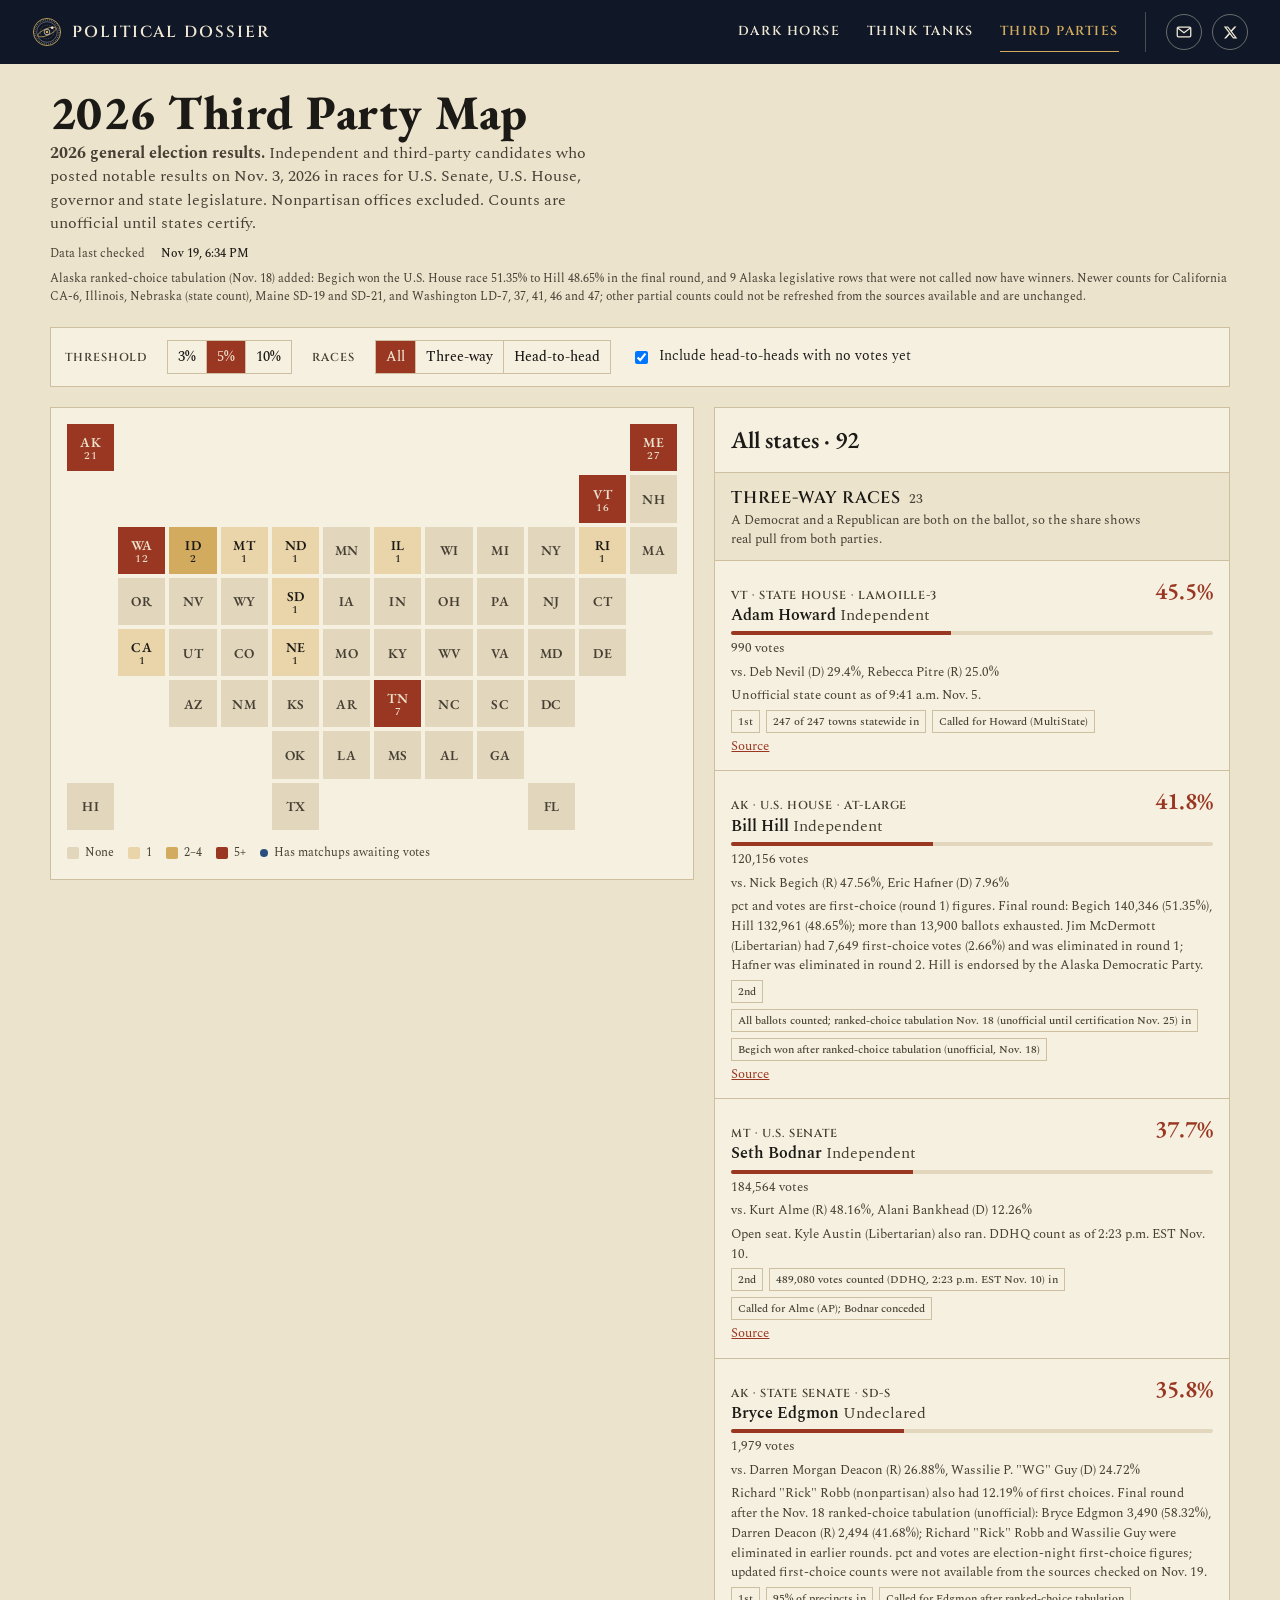
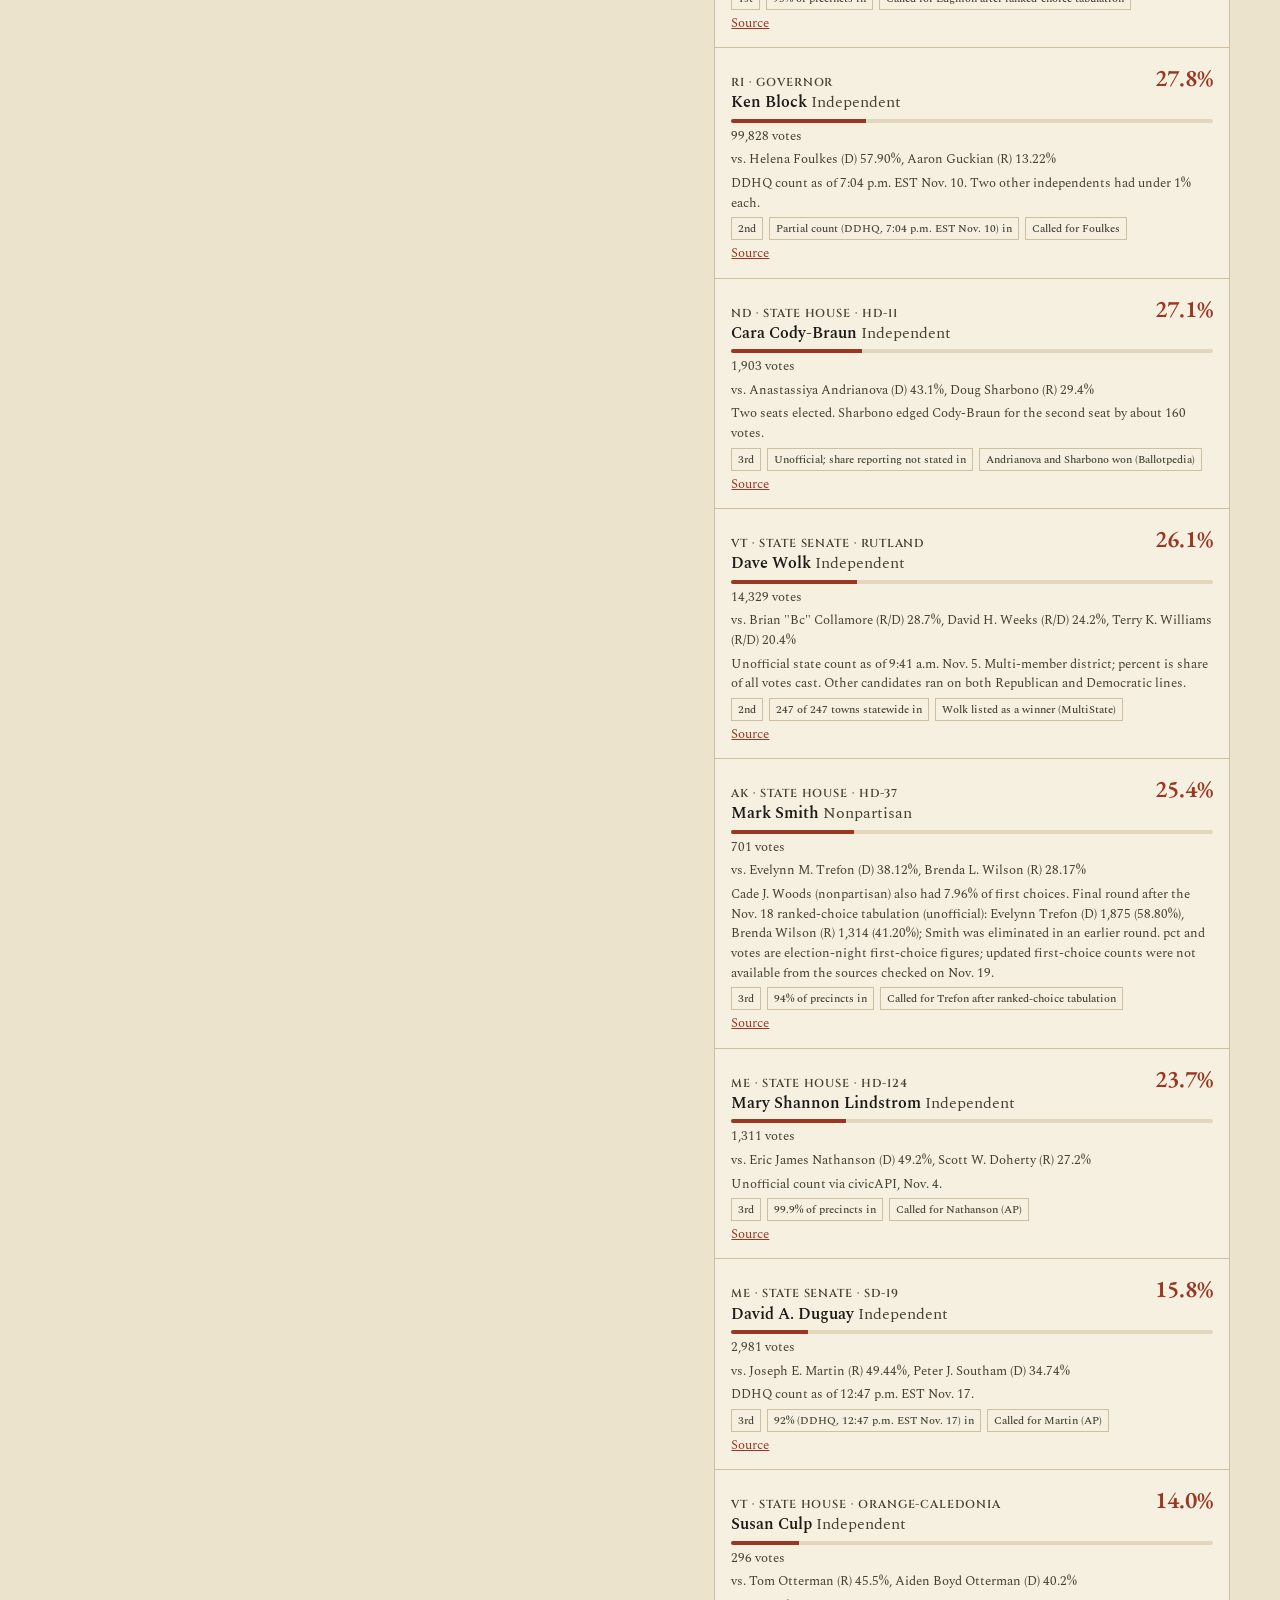
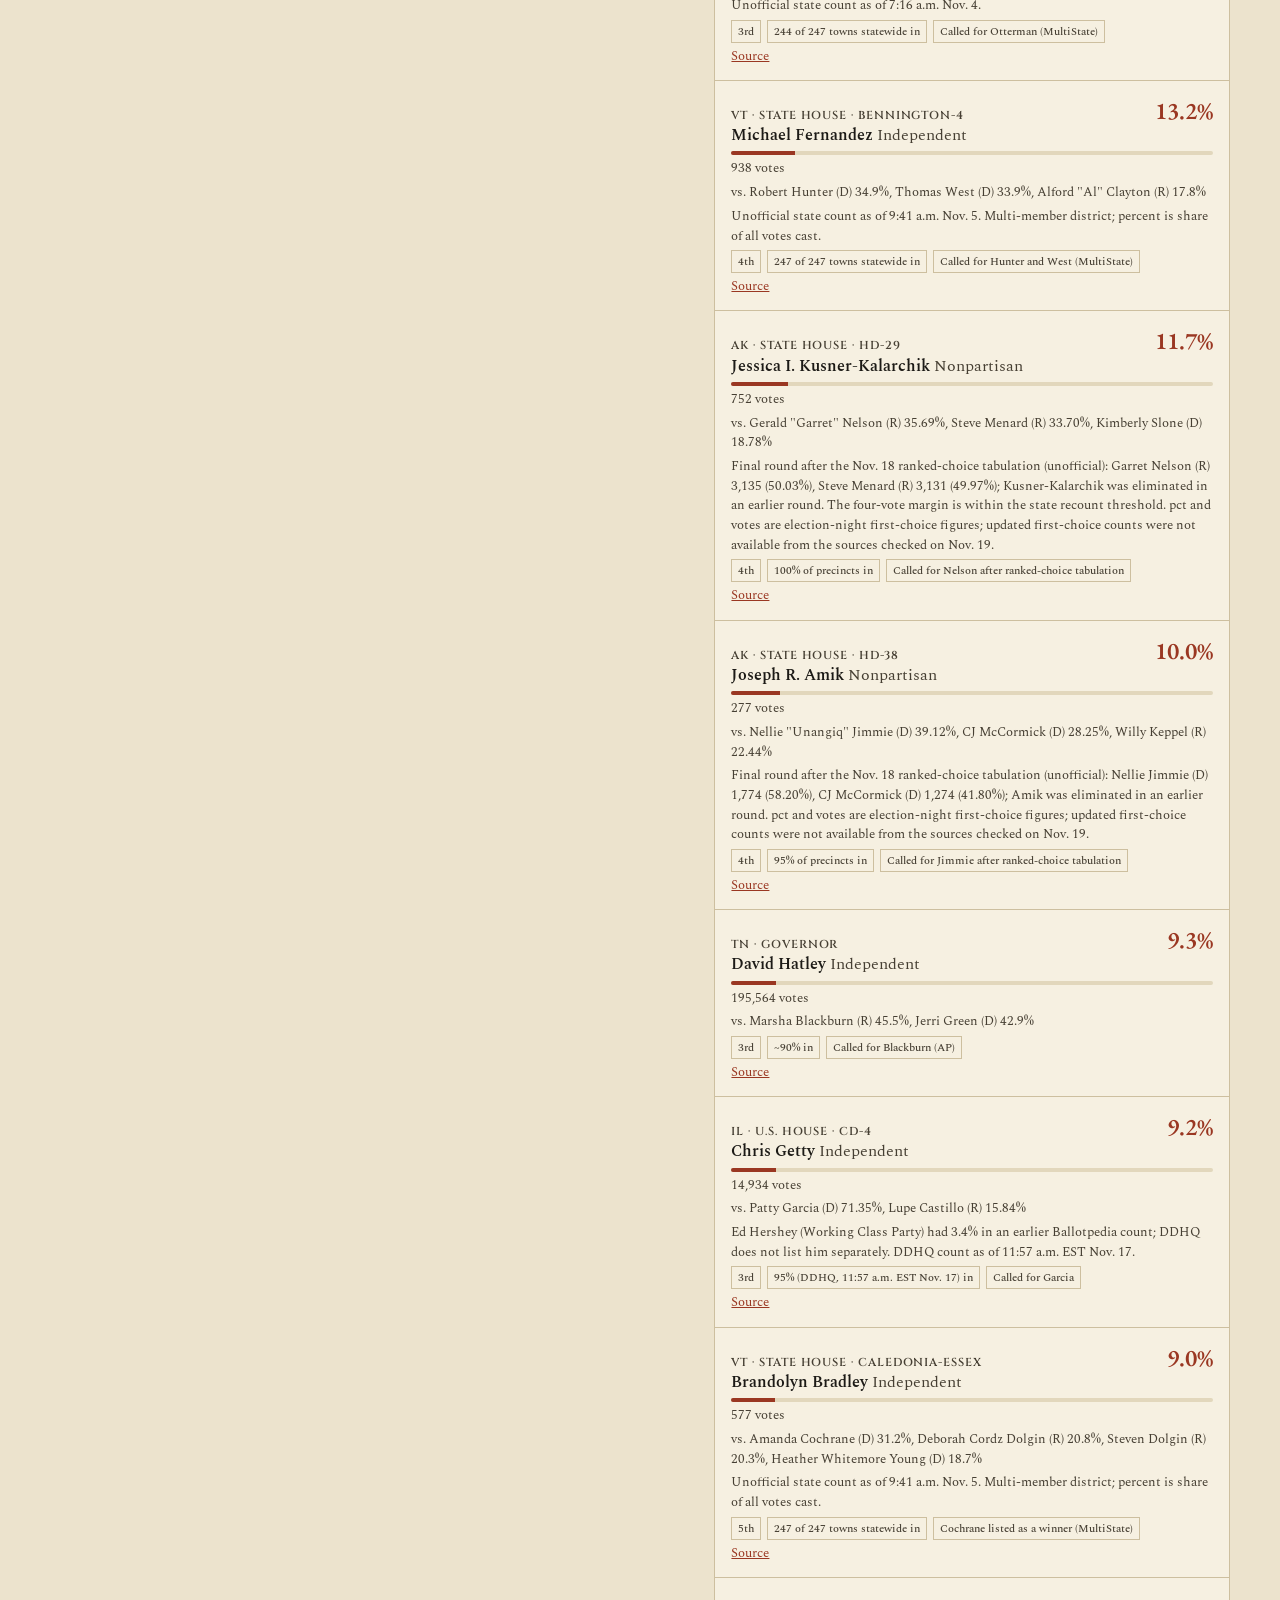
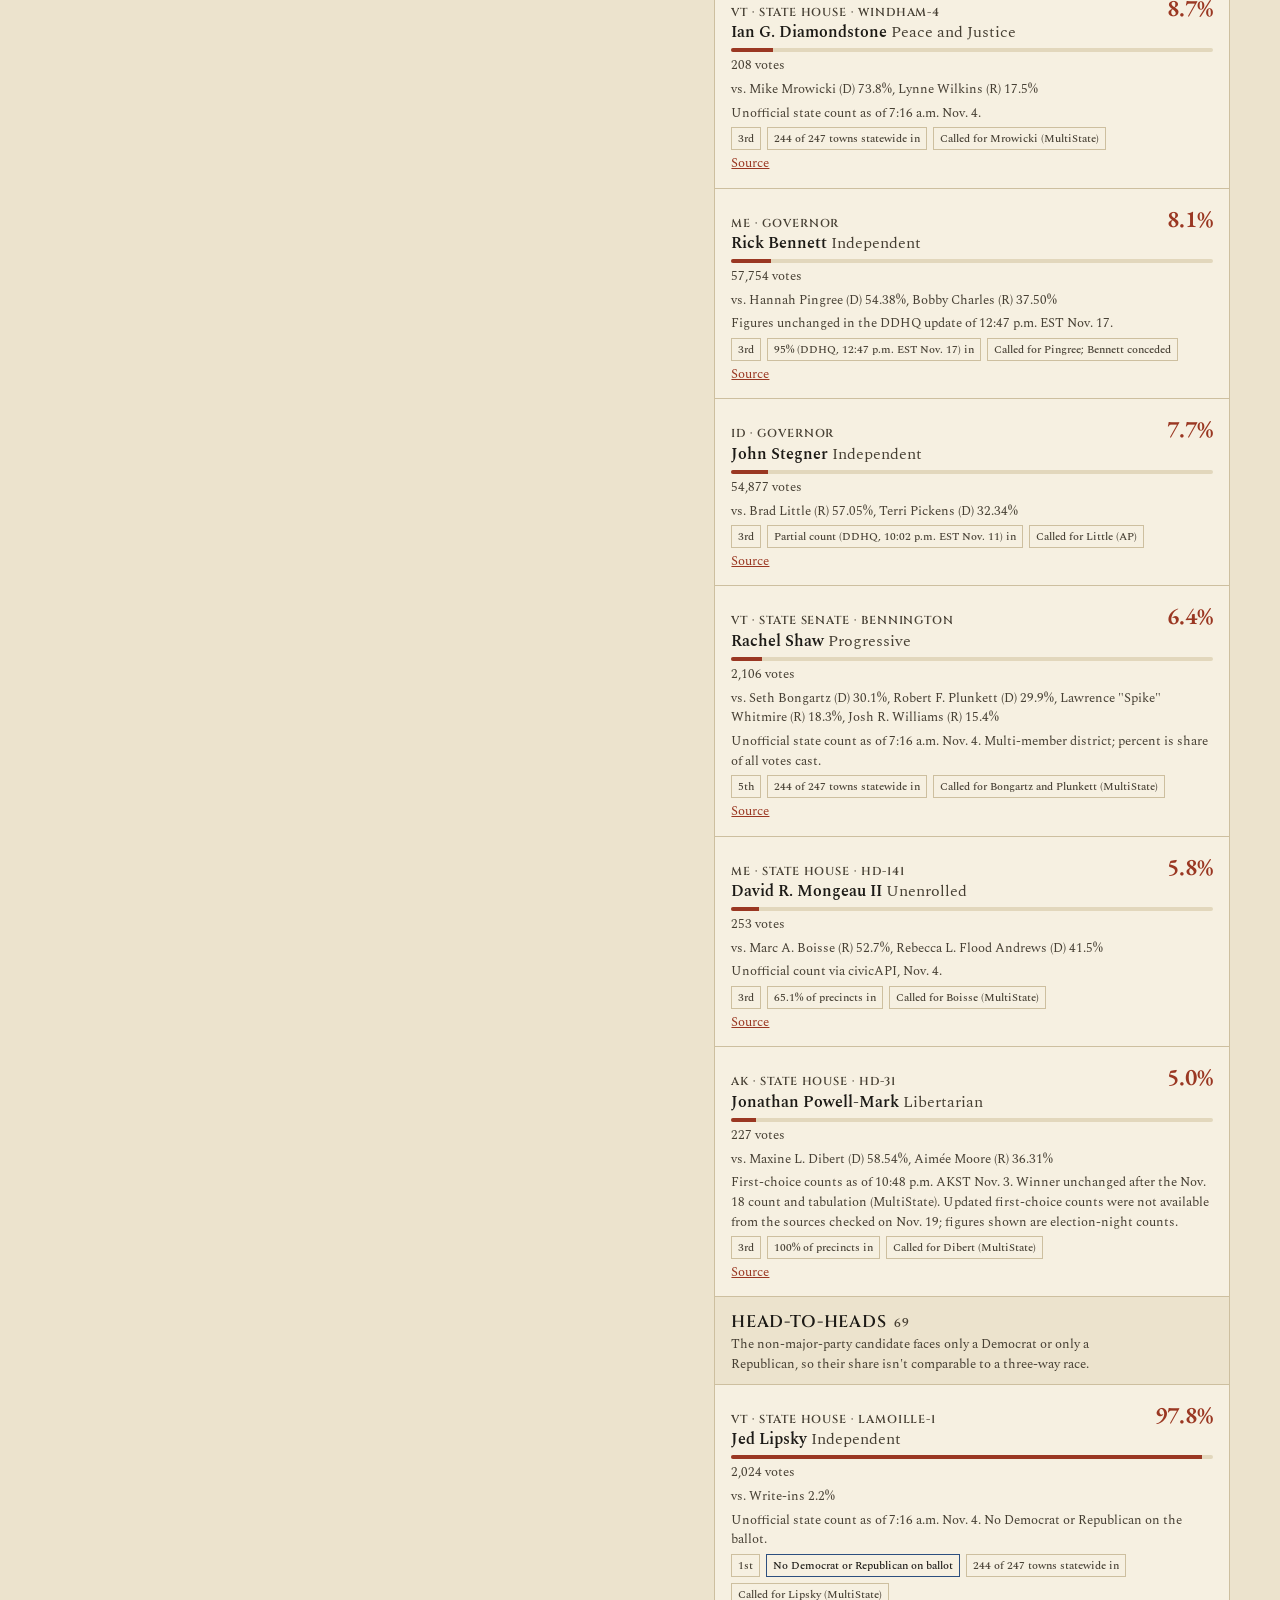
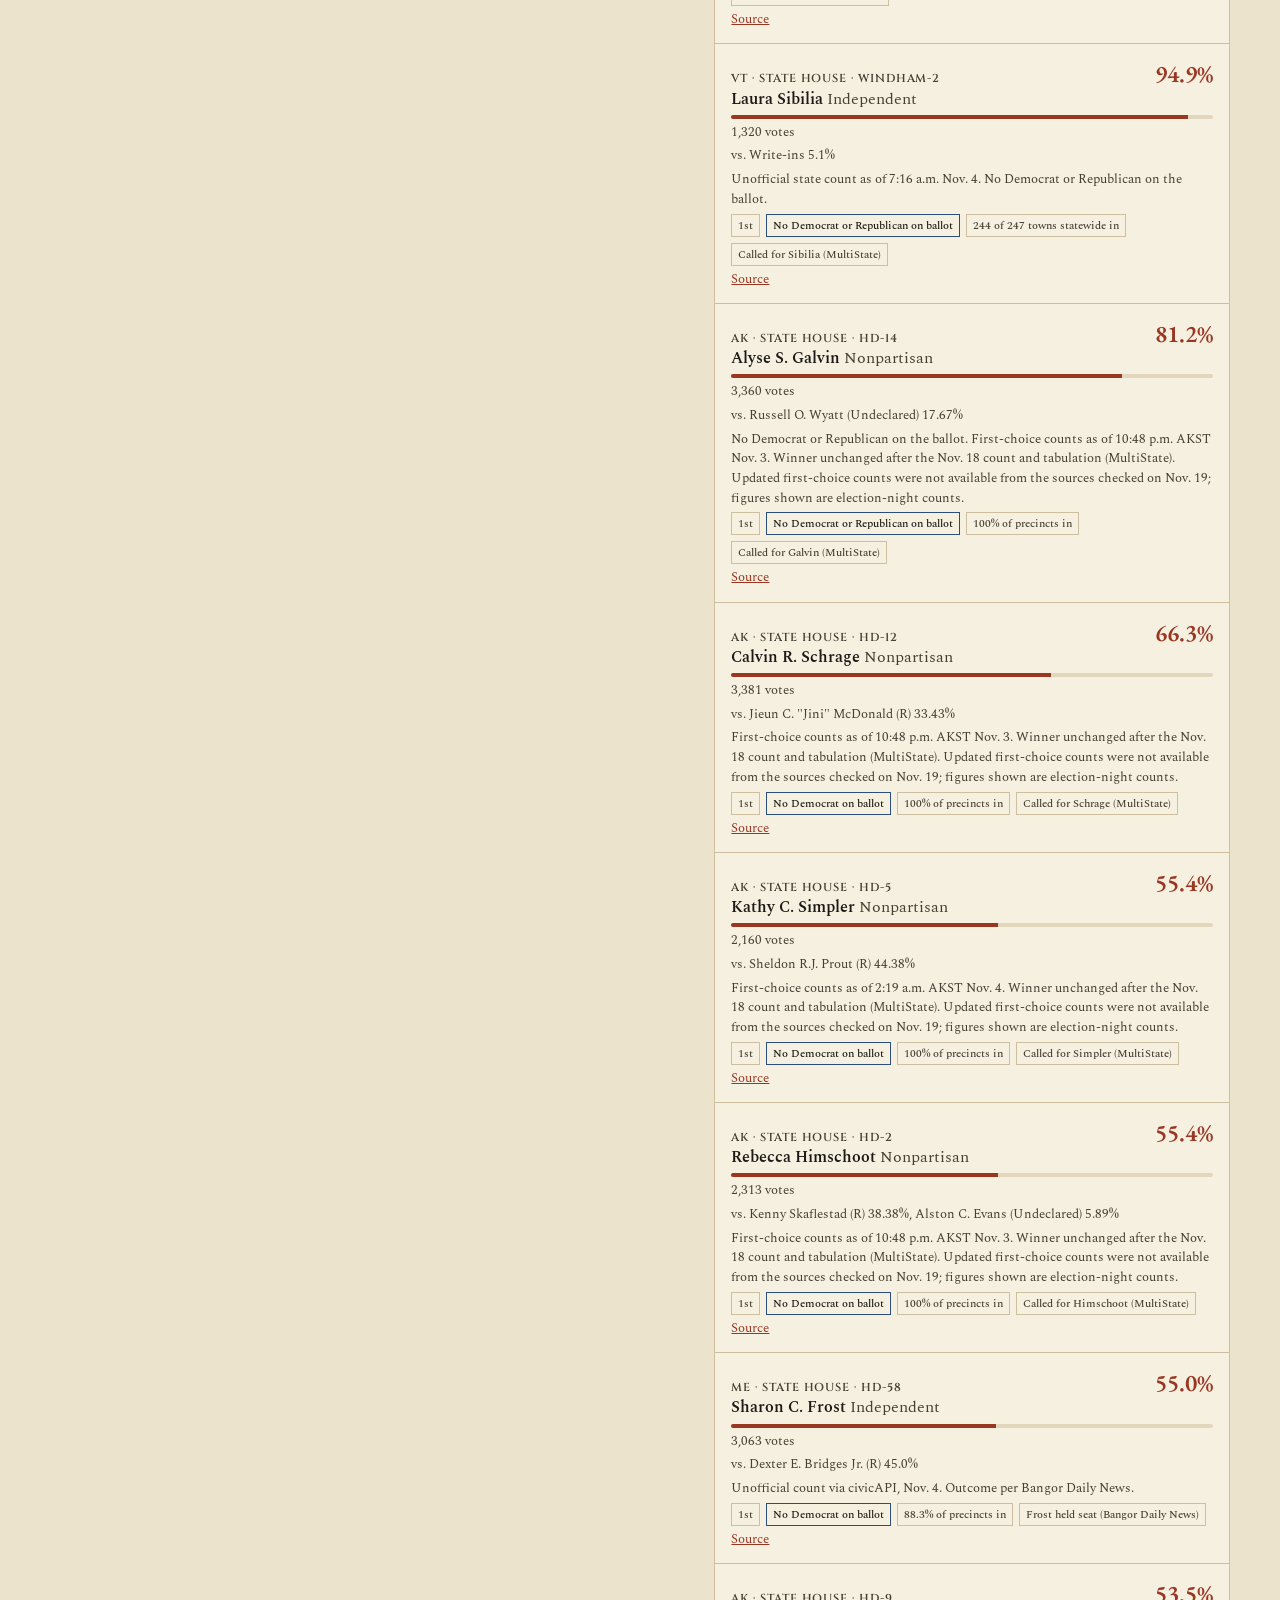
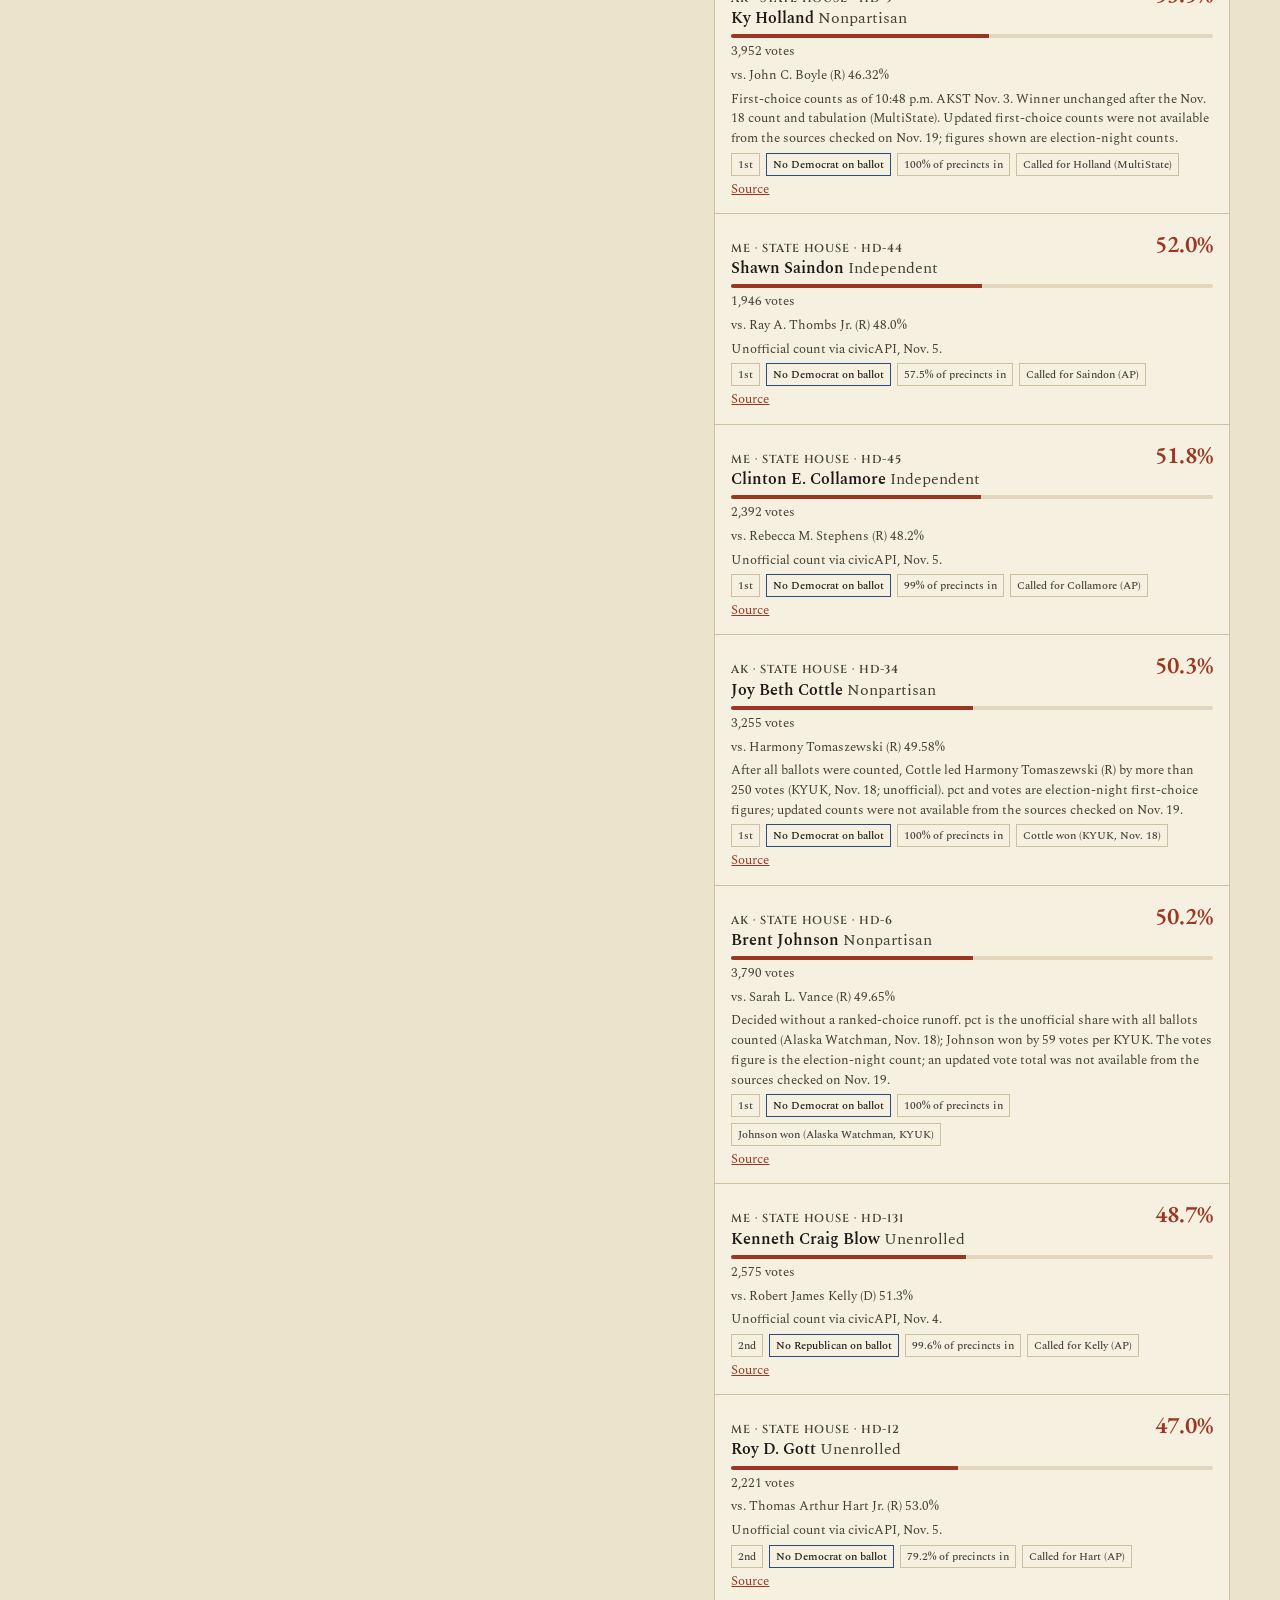
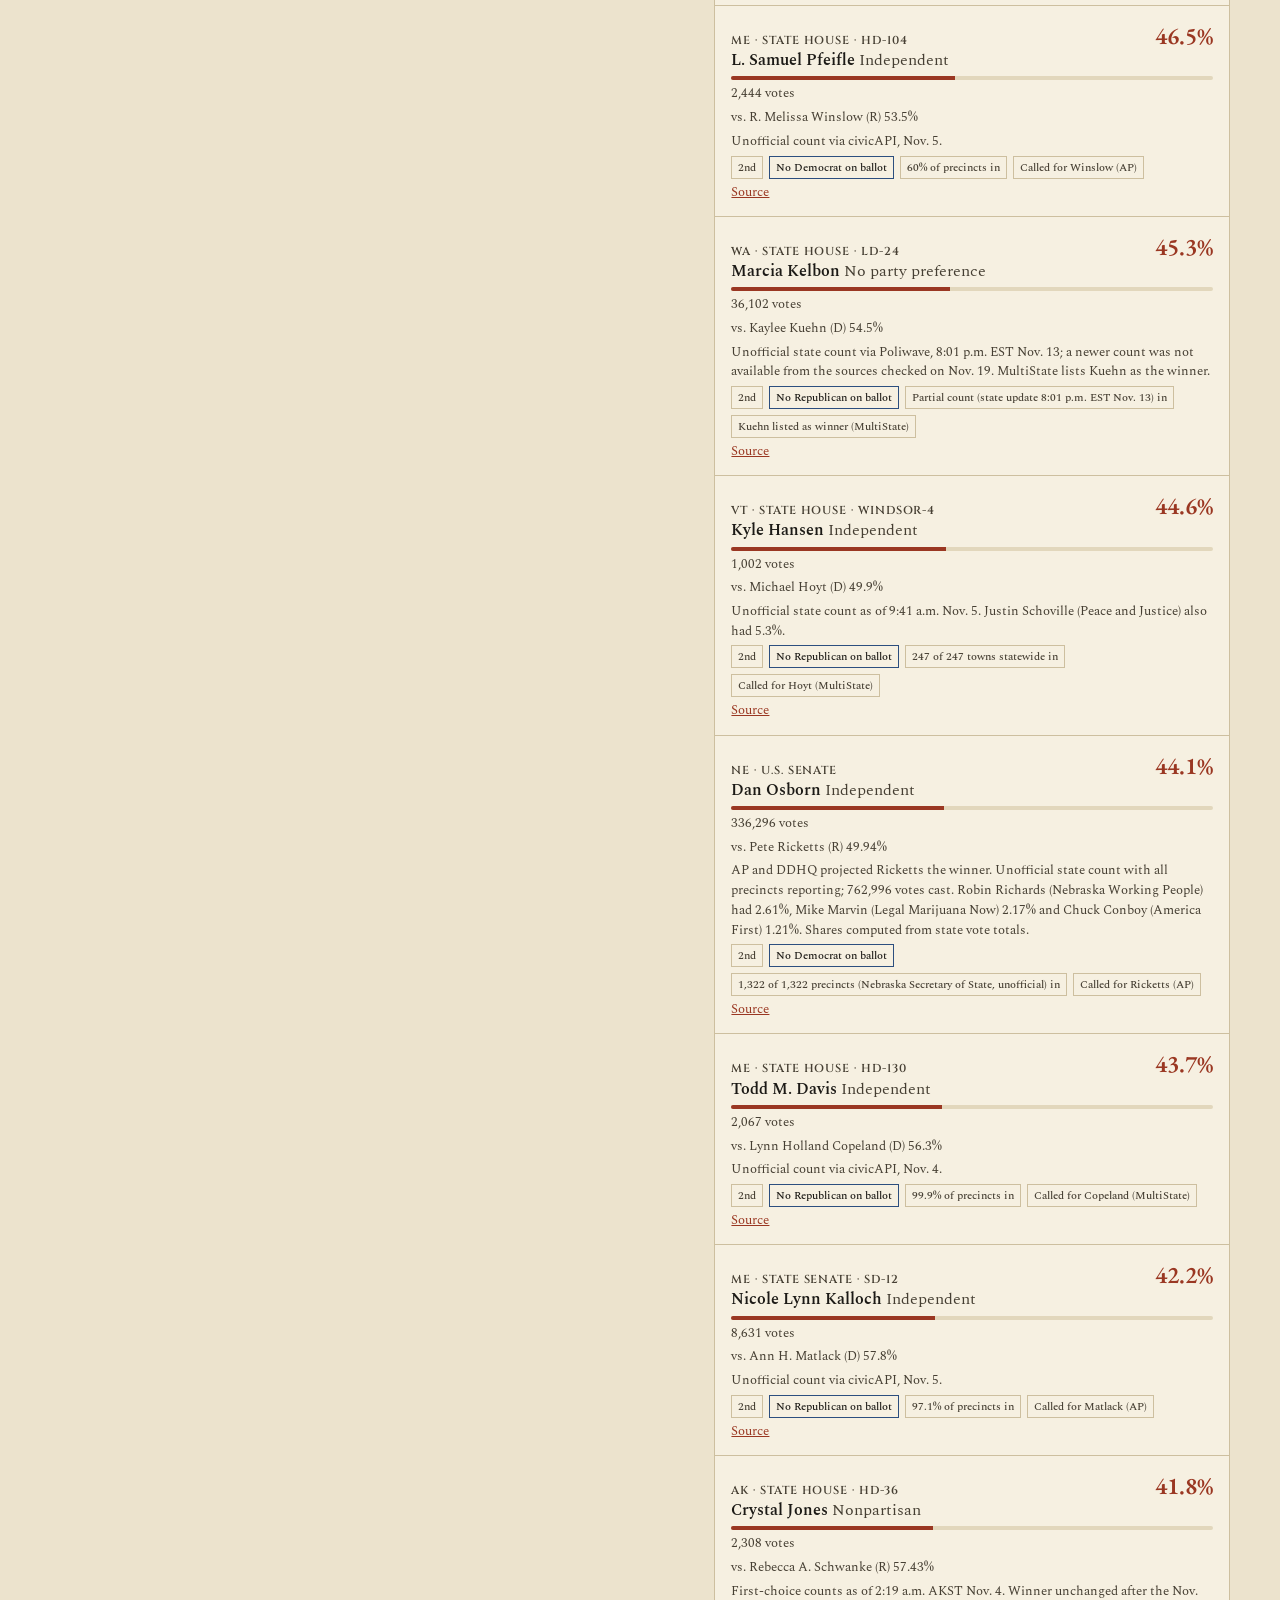
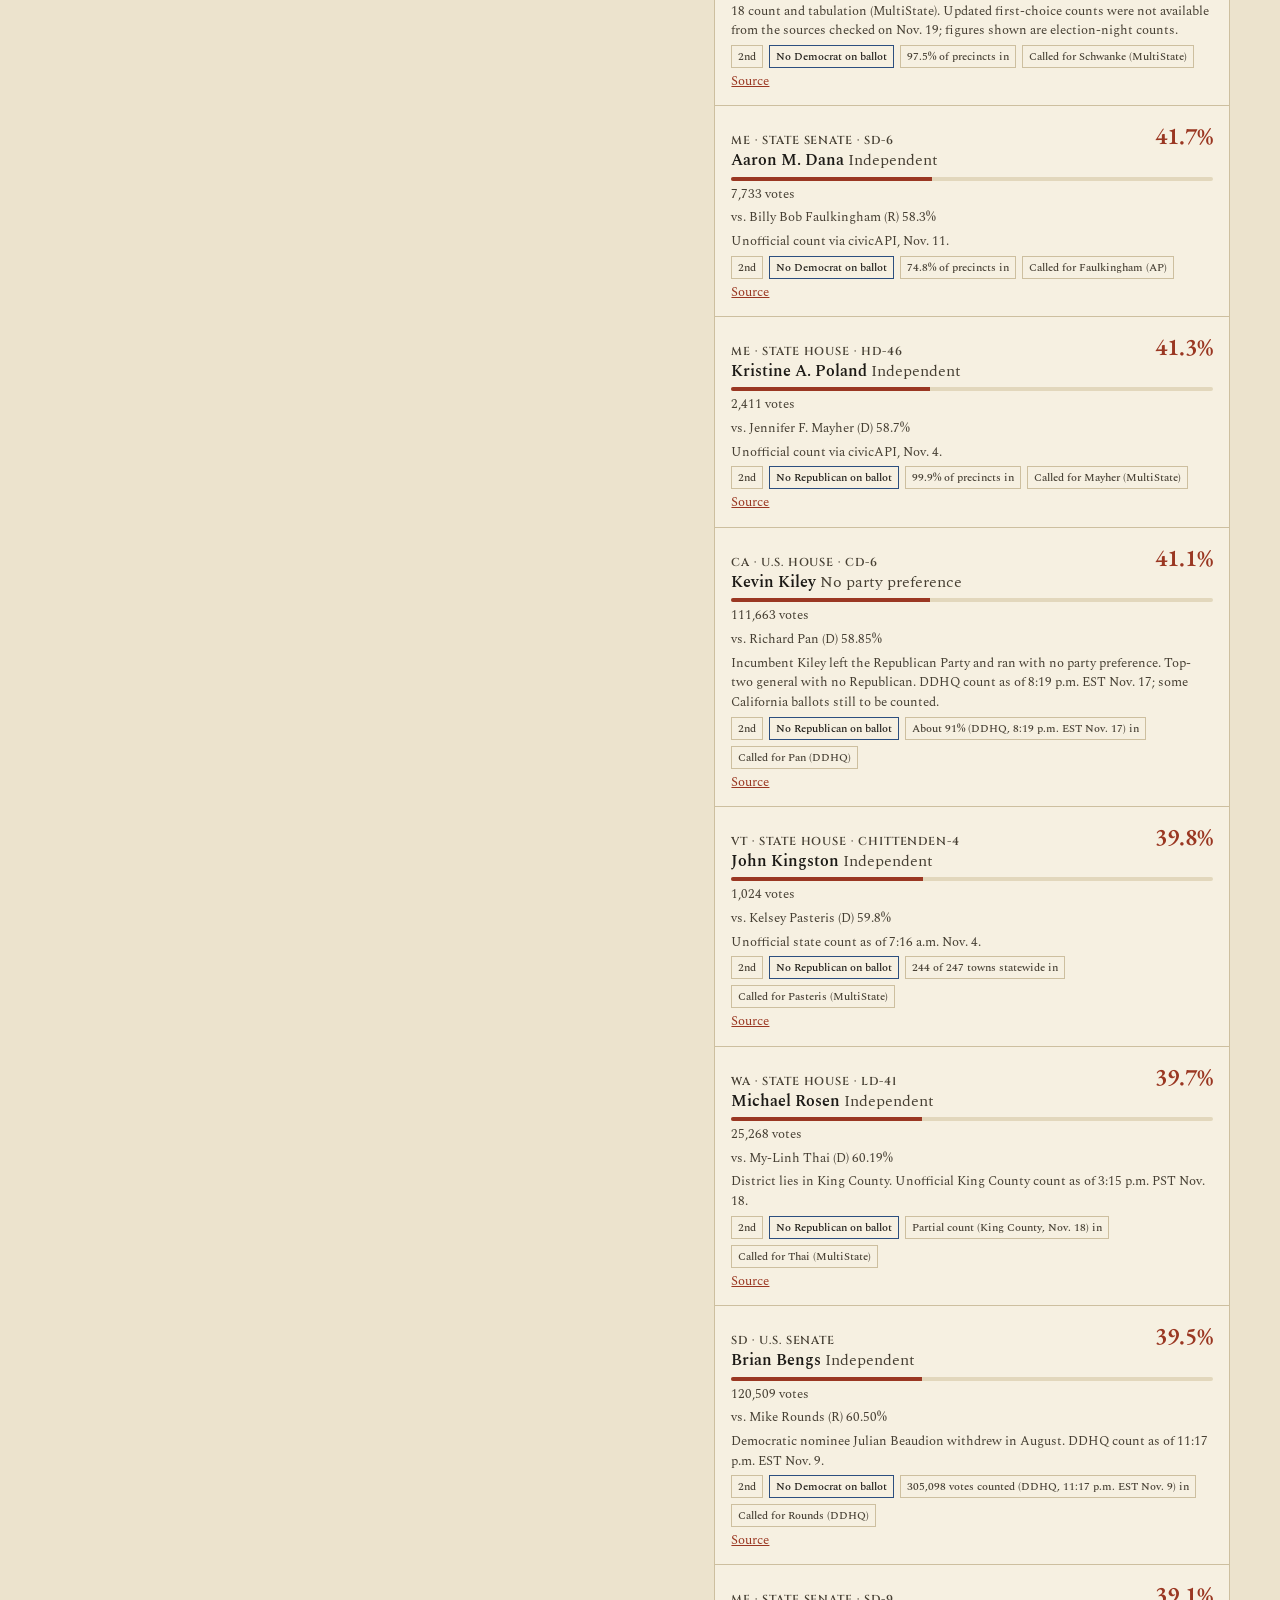
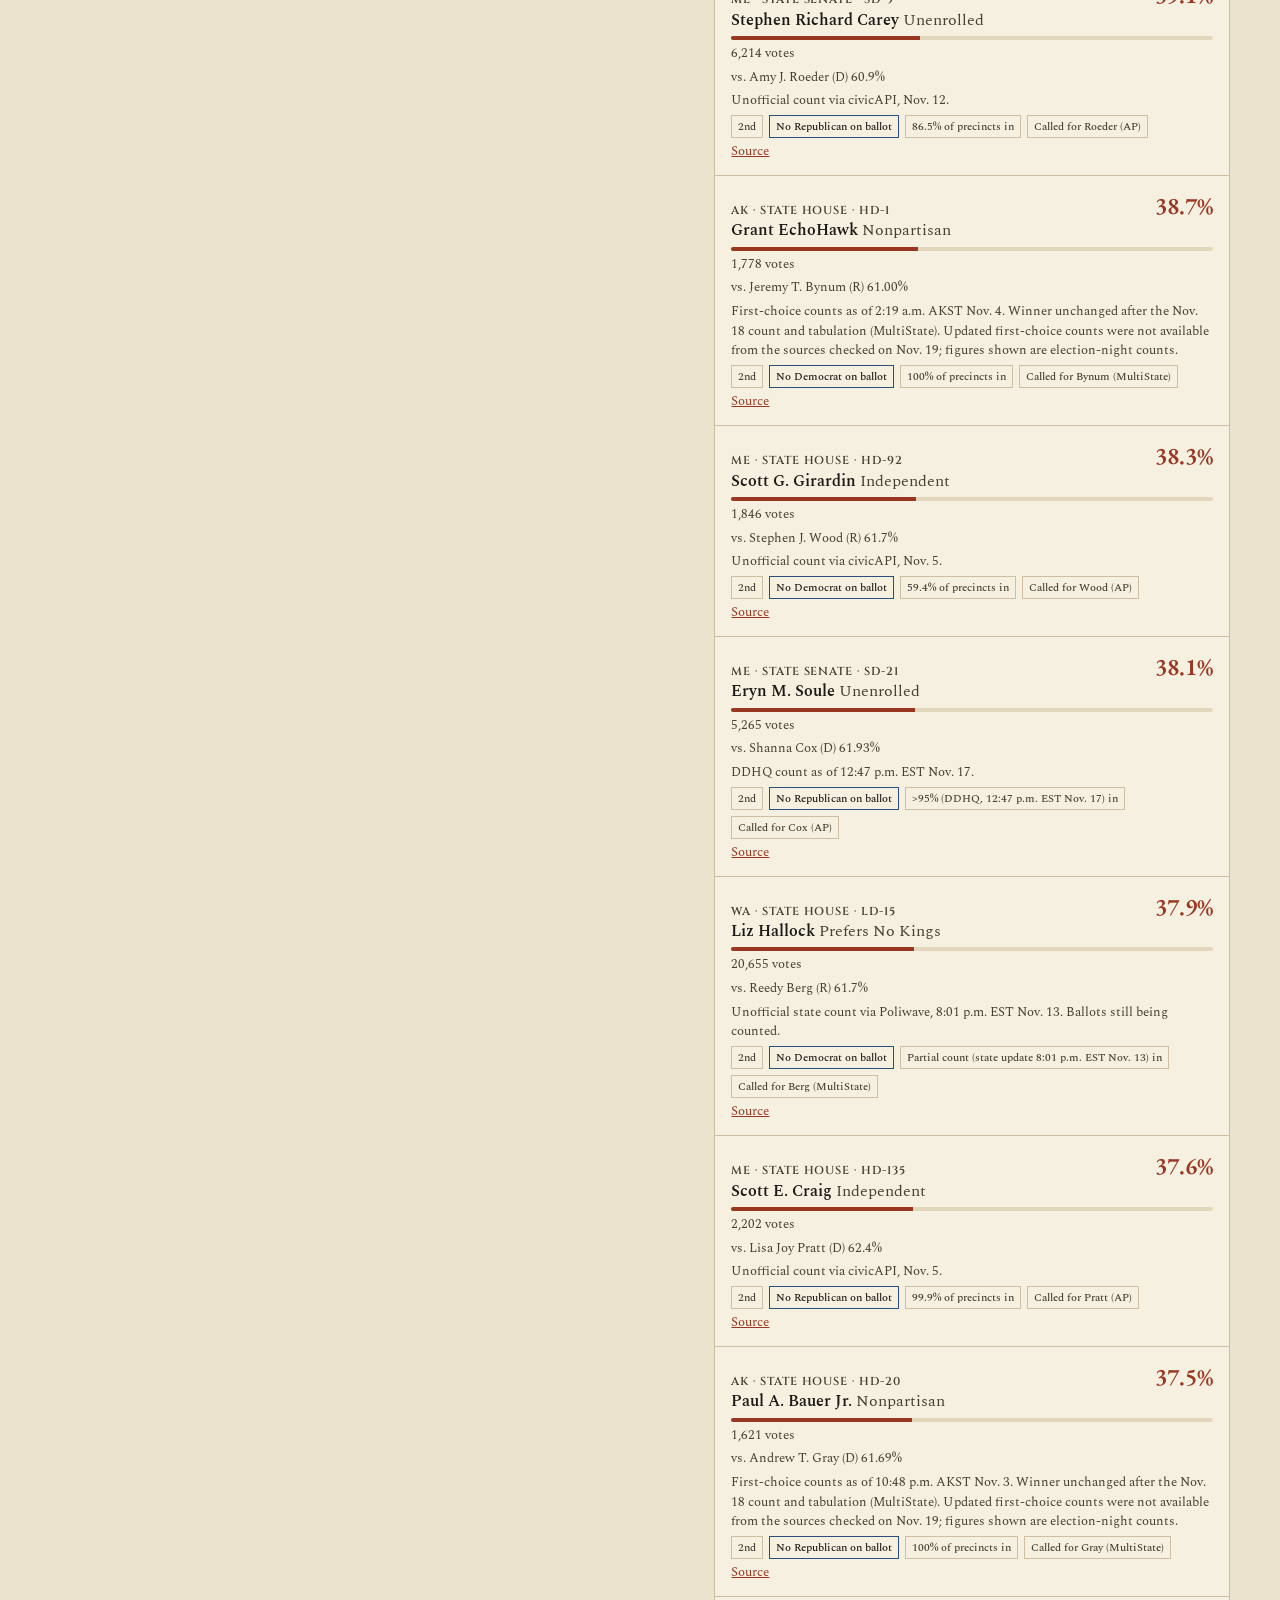
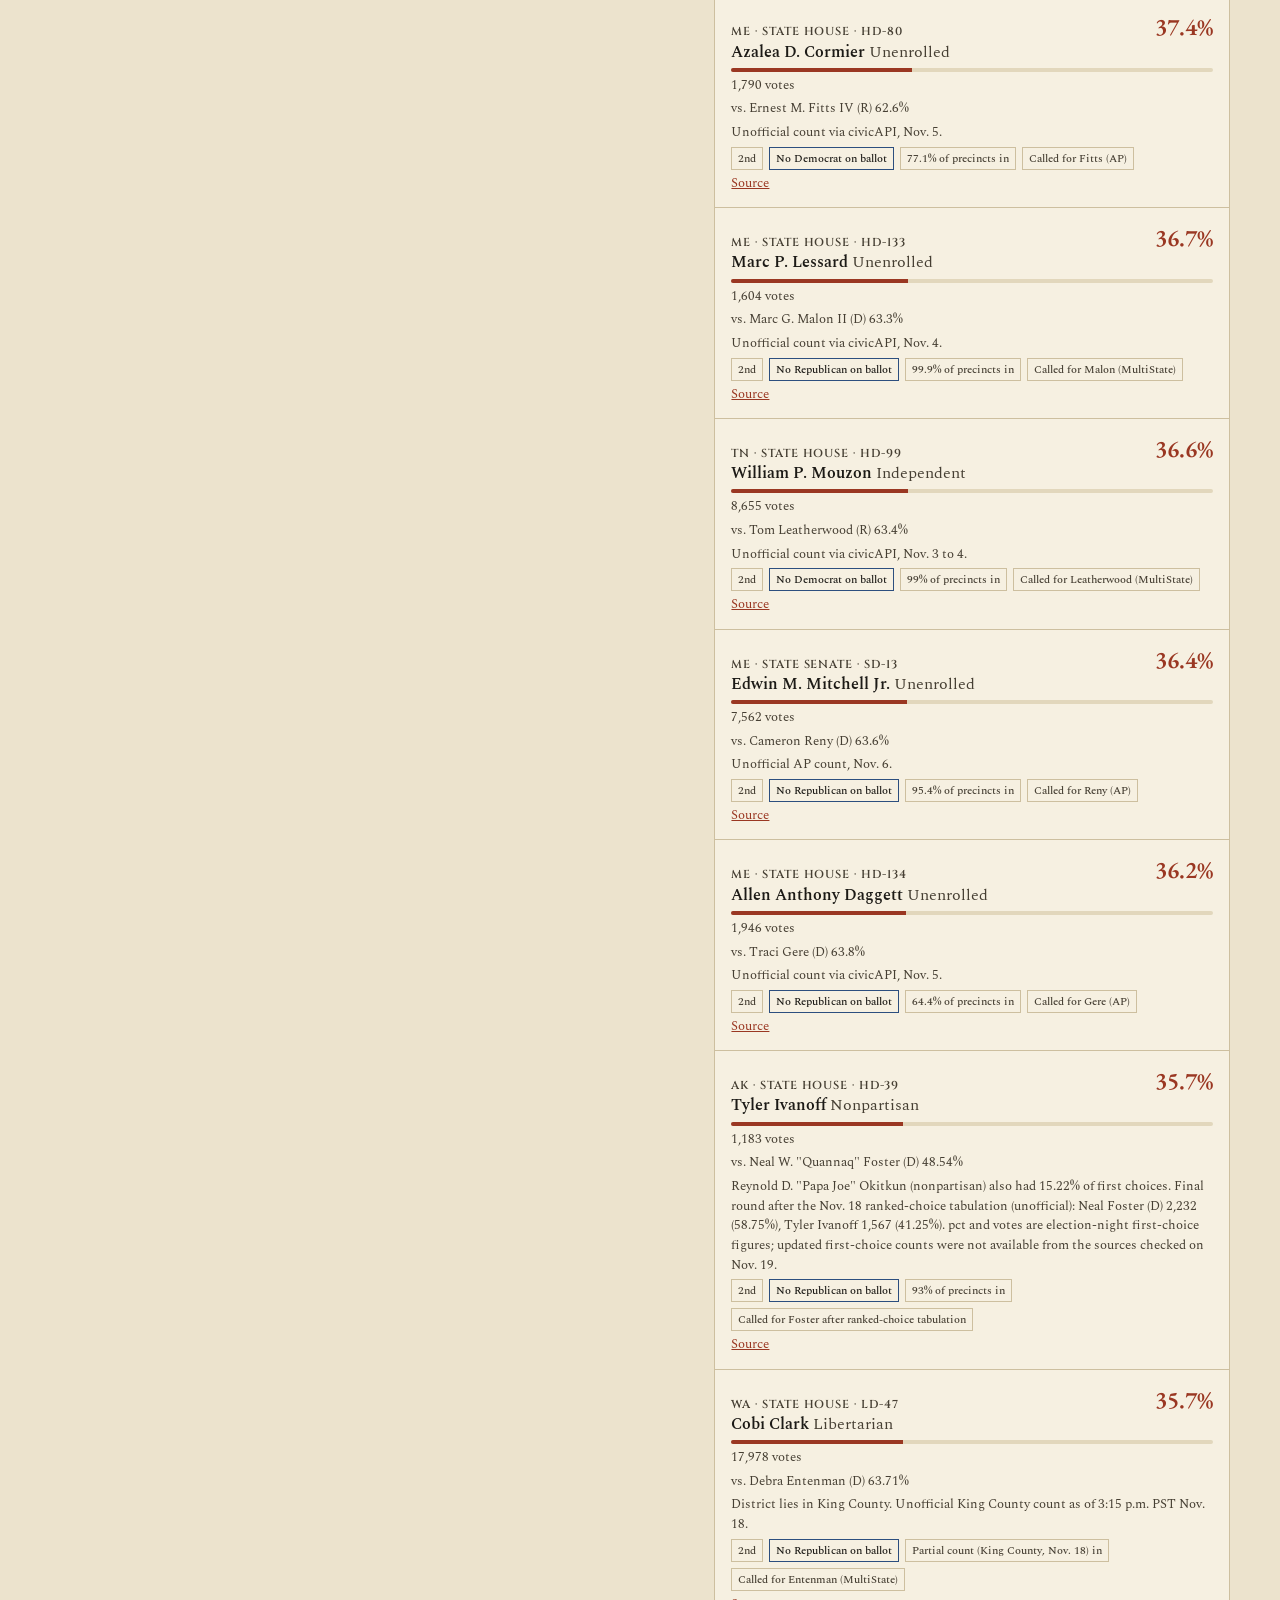
<file: third-party/index.html>
<!doctype html>
<html lang="en" data-theme="light">
<head>
<meta charset="utf-8">
<meta name="viewport" content="width=device-width, initial-scale=1">
<title>2026 Third Party Map: Independent Candidates in the General Election | Political Dossier</title>
<!-- SEO -->
<meta name="robots" content="index, follow, max-image-preview:large">
<link rel="canonical" href="https://politicaldossier.com/third-party/">
<meta name="keywords" content="third-party candidates, independent candidates, 2026 midterm results, 2026 election results, third parties, Libertarian Party, Forward Party, two-party system, US elections">
<meta name="theme-color" content="#101827">
<meta property="og:type" content="website">
<meta property="og:site_name" content="Political Dossier">
<meta property="og:locale" content="en_US">
<meta property="og:title" content="2026 Third Party Map: Independent Candidates in the General Election | Political Dossier">
<meta property="og:description" content="How independent and third-party candidates performed in the Nov. 3, 2026 elections for Senate, House, governor and state legislature, mapped state by state with sources.">
<meta property="og:url" content="https://politicaldossier.com/third-party/">
<meta property="og:image" content="https://politicaldossier.com/assets/social/third-party.jpg">
<meta property="og:image:width" content="1200">
<meta property="og:image:height" content="630">
<meta property="og:image:alt" content="2026 Third Party Map: a state tile map of 2026 independent and third-party results">
<meta name="twitter:card" content="summary_large_image">
<meta name="twitter:site" content="@PoliticsDossier">
<meta name="twitter:title" content="2026 Third Party Map: Independent Candidates in the General Election | Political Dossier">
<meta name="twitter:description" content="How independent and third-party candidates performed in the Nov. 3, 2026 elections for Senate, House, governor and state legislature, mapped state by state with sources.">
<meta name="twitter:image" content="https://politicaldossier.com/assets/social/third-party.jpg">
<meta name="twitter:image:alt" content="2026 Third Party Map: a state tile map of 2026 independent and third-party results">
<script type="application/ld+json">
{
 "@context": "https://schema.org",
 "@type": "Dataset",
 "name": "2026 Third Party Map",
 "url": "https://politicaldossier.com/third-party/",
 "description": "How independent and third-party candidates performed in the Nov. 3, 2026 elections for Senate, House, governor and state legislature, mapped state by state with sources.",
 "isPartOf": {
  "@type": "WebSite",
  "@id": "https://politicaldossier.com/#website",
  "name": "Political Dossier",
  "url": "https://politicaldossier.com/"
 },
 "inLanguage": "en-US",
 "temporalCoverage": "2026-11-03",
 "spatialCoverage": "United States",
 "keywords": [
  "third parties",
  "independent candidates",
  "2026 midterm elections"
 ],
 "isAccessibleForFree": true
}
</script>
<!-- /SEO -->
<meta name="description" content="How independent and third-party candidates performed in the Nov. 3, 2026 elections for Senate, House, governor and state legislature, mapped state by state with sources.">
<link rel="preconnect" href="https://fonts.googleapis.com">
<link rel="preconnect" href="https://fonts.gstatic.com" crossorigin>
<link href="https://fonts.googleapis.com/css2?family=Cinzel:wght@500;600;700&family=EB+Garamond:ital,wght@0,400;0,500;0,600;0,700;0,800;1,400;1,500;1,600&family=Spectral:ital,wght@0,400;0,500;0,600;1,400&display=swap" rel="stylesheet">
<link rel="stylesheet" href="../assets/chrome.css">
<link rel="stylesheet" href="races.css">
<link rel="icon" href="../assets/favicon.svg" type="image/svg+xml">
</head>
<body>
<div class="dz-bar">
  <div class="dz-in">
    <a class="dz-brand" href="../"><svg class="pd-mark" width="30" height="30" viewBox="0 0 64 64" aria-hidden="true"><circle cx="32" cy="32" r="29" fill="none" stroke="#D2AB5F" stroke-width="1.8"/><circle cx="32" cy="32" r="25.6" fill="none" stroke="#F1E9D6" stroke-opacity=".85" stroke-width="3" stroke-dasharray=".8 3.22"/><circle cx="32" cy="32" r="22" fill="none" stroke="#F1E9D6" stroke-opacity=".7" stroke-width="1"/><circle cx="32" cy="32" r="14.5" fill="none" stroke="#F1E9D6" stroke-opacity=".6" stroke-width="1" stroke-dasharray="1.6 2.2"/><ellipse cx="32" cy="32" rx="21" ry="7" fill="none" stroke="#D2AB5F" stroke-width="1.5" transform="rotate(-23 32 32)"/><circle cx="32" cy="32" r="6" fill="none" stroke="#F1E9D6" stroke-width="1.5"/><circle cx="32" cy="32" r="2.6" fill="#D2AB5F"/><circle cx="43.1" cy="22.7" r="2.7" fill="#F1E9D6"/></svg> Political Dossier</a>
    <div class="dz-links" role="navigation" aria-label="Files">
      <a href="../dark-horse/">Dark Horse</a>
      <a href="../think-tanks/">Think Tanks</a>
      <a href="../third-party/" aria-current="page">Third Parties</a>
      <span class="dz-soc"><a href="mailto:hello@politicaldossier.com" aria-label="Email hello@politicaldossier.com" title="hello@politicaldossier.com"><svg width="18" height="18" viewBox="0 0 24 24" aria-hidden="true"><rect x="3" y="5.5" width="18" height="13" rx="1.5" fill="none" stroke="currentColor" stroke-width="1.7"/><path d="M3.6 6.6 L12 13 L20.4 6.6" fill="none" stroke="currentColor" stroke-width="1.7" stroke-linejoin="round"/></svg></a><a href="https://x.com/PoliticsDossier" target="_blank" rel="noopener" aria-label="Political Dossier on X (@PoliticsDossier)" title="@PoliticsDossier on X"><svg width="15" height="15" viewBox="0 0 24 24" aria-hidden="true"><path fill="currentColor" d="M18.244 2.25h3.308l-7.227 8.26 8.502 11.24H16.17l-5.214-6.817L4.99 21.75H1.68l7.73-8.835L1.254 2.25H8.08l4.713 6.231zm-1.161 17.52h1.833L7.084 4.126H5.117z"/></svg></a></span>
    </div>
  </div>
</div>

<div class="wrap">
  <header>
    <h1>2026 Third Party Map</h1>
    <p><b>2026 general election results.</b> Independent and third-party candidates who posted notable results on Nov. 3, 2026 in races for U.S. Senate, U.S. House, governor and state legislature. Nonpartisan offices excluded. Counts are unofficial until states certify.</p>
    <div class="status">
      <span>Data last checked</span>
      <span><b id="checked">loading…</b></span>
      <span id="checknote"></span>
    </div>
  </header>

  <div class="controls" role="group" aria-label="Filters">
    <span class="ctl-label">Threshold</span>
    <div class="seg" id="thresh">
      <button type="button" data-t="3" aria-pressed="false">3%</button>
      <button type="button" data-t="5" aria-pressed="true">5%</button>
      <button type="button" data-t="10" aria-pressed="false">10%</button>
    </div>
    <span class="ctl-label">Races</span>
    <div class="seg" id="view">
      <button type="button" data-v="all" aria-pressed="true">All</button>
      <button type="button" data-v="three" aria-pressed="false">Three-way</button>
      <button type="button" data-v="two" aria-pressed="false">Head-to-head</button>
    </div>
    <label><input type="checkbox" id="pending" checked> Include head-to-heads with no votes yet</label>
  </div>

  <div class="main">
    <section class="mapcard" aria-label="Map of states">
      <div class="grid" id="grid"></div>
      <div class="legend">
        <span><i class="sw" style="background:var(--tile)"></i>None</span>
        <span><i class="sw" style="background:var(--accent-1)"></i>1</span>
        <span><i class="sw" style="background:var(--accent-2)"></i>2–4</span>
        <span><i class="sw" style="background:var(--accent-3)"></i>5+</span>
        <span><i class="dot"></i>Has matchups awaiting votes</span>
      </div>
      <div class="tip" id="tip" hidden></div>
    </section>

    <section class="ledger" aria-live="polite">
      <div class="ledger-head">
        <h2 id="ledgerTitle">All states</h2>
        <button type="button" id="clear" hidden>Show all states</button>
      </div>
      <ul class="races" id="races"><li class="empty">Loading races…</li></ul>
    </section>
  </div>

  <footer>Counts are a floor, not a census: not every state legislative and House race has been scanned. Head-to-heads are contests like the Nebraska Senate race (no Democrat) and Washington's top-two matchups. Use the Races switch to map them separately from three-way races. Sources: state election offices, AP via partner sites, NBC, DDHQ and state and local outlets.</footer>
</div>

<div class="dz-foot">
  <div class="dz-in">
    <div class="dz-pn" role="navigation" aria-label="Other files">
      <a href="../think-tanks/"><span class="dz-k">&larr; File II</span><span class="dz-t">Think Tank Atlas</span></a>
      <a href="../dark-horse/"><span class="dz-k">File I &rarr;</span><span class="dz-t">2028 Dark Horse Tracker</span></a>
    </div>
    <div class="dz-colo"><span class="dz-k">Political Dossier</span><span class="dz-soc-foot"><a href="mailto:hello@politicaldossier.com"><svg width="18" height="18" viewBox="0 0 24 24" aria-hidden="true"><rect x="3" y="5.5" width="18" height="13" rx="1.5" fill="none" stroke="currentColor" stroke-width="1.7"/><path d="M3.6 6.6 L12 13 L20.4 6.6" fill="none" stroke="currentColor" stroke-width="1.7" stroke-linejoin="round"/></svg><span>hello@politicaldossier.com</span></a><a href="https://x.com/PoliticsDossier" target="_blank" rel="noopener"><svg width="15" height="15" viewBox="0 0 24 24" aria-hidden="true"><path fill="currentColor" d="M18.244 2.25h3.308l-7.227 8.26 8.502 11.24H16.17l-5.214-6.817L4.99 21.75H1.68l7.73-8.835L1.254 2.25H8.08l4.713 6.231zm-1.161 17.52h1.833L7.084 4.126H5.117z"/></svg><span>@PoliticsDossier</span></a></span><a href="../">All files</a></div>
  </div>
</div>
<script src="app.js"></script>
</body>
</html>
</file>
<file: assets/ledger.css>
/* Political Dossier: shared styles */
  :root{
    --night:#101827;
    --night-2:#18233A;
    --parchment:#ECE3CD;
    --star:#F1E9D6;
    --star-muted:#D3C9B2;
    --ink:#1C1A16;
    --ink-muted:#463F33;
    --gold:#D2AB5F;
    --rubric:#9A3722;
    --display:'EB Garamond', Georgia, serif;
    --label:'Cinzel', 'Trajan Pro', serif;
    --body:'Spectral', Georgia, serif;
  }
  *{box-sizing:border-box}
  html{scroll-behavior:smooth}
  body{margin:0;background:var(--night);color:var(--star);font-family:var(--body);font-size:19px;line-height:1.6;-webkit-font-smoothing:antialiased}
  a{color:inherit}
  .wrap{max-width:1320px;margin:0 auto}
  .label{font-family:var(--label);font-weight:600;letter-spacing:.14em;text-transform:uppercase}

  /* ---------- Nav ---------- */
  header.hero{padding:28px 40px 56px}
  nav{display:flex;flex-wrap:wrap;justify-content:space-between;align-items:center;gap:16px;margin-bottom:28px}
  .brand{display:flex;align-items:center;gap:12px;text-decoration:none;font-size:17px;color:var(--star)}
  .navlinks{display:flex;flex-wrap:wrap;gap:32px;font-size:14px}
  .navlinks a{text-decoration:none;padding:12px 0;color:var(--star);border-bottom:1px solid transparent}
  .navlinks a[aria-current="page"]{color:var(--gold);border-bottom-color:var(--gold)}
  .navlinks a:hover,.navlinks a:focus-visible{border-bottom-color:var(--gold);color:var(--gold)}

  /* ---------- Hero ---------- */
  .plate-frame{border:3px double rgba(241,233,214,.5);padding:64px 56px 52px;display:flex;flex-wrap:wrap;align-items:center;gap:48px}
  .hero-copy{flex:1 1 480px;min-width:0;display:flex;flex-direction:column;gap:26px}
  h1{margin:0;font-family:var(--display);font-weight:700;font-size:clamp(64px,8.4vw,124px);line-height:.9;letter-spacing:-.015em;color:var(--star)}
  h1 em{font-style:italic;font-weight:600;color:var(--gold)}
  .lede{margin:0;font-size:clamp(21px,1.9vw,25px);line-height:1.45;font-weight:500;color:var(--star);max-width:34ch}
  .sub{margin:0;font-size:19px;line-height:1.6;color:var(--star-muted);max-width:46ch}
  .ctas{display:flex;flex-wrap:wrap;gap:16px;margin-top:6px}
  .btn{display:inline-flex;align-items:center;min-height:50px;padding:0 26px;text-decoration:none;font-size:14px;transition:background .2s,color .2s,border-color .2s}
  .btn-gold{background:var(--gold);color:var(--night)}
  .btn-gold:hover,.btn-gold:focus-visible{background:var(--star)}
  .btn-line{border:1px solid rgba(241,233,214,.6);color:var(--star)}
  .btn-line:hover,.btn-line:focus-visible{border-color:var(--gold);color:var(--gold)}
  figure.orrery{flex:1 1 420px;min-width:0;margin:0;display:flex;flex-direction:column;align-items:center;gap:14px}
  figure.orrery svg{width:100%;max-width:540px;display:block}
  figcaption{font-size:13px;color:var(--star-muted)}

  /* ---------- Plates ---------- */
  #plates{background:var(--parchment);color:var(--ink);padding:96px 40px 104px}
  .plates-head{display:flex;flex-wrap:wrap;justify-content:space-between;align-items:flex-end;gap:24px;border-bottom:2px solid var(--ink);padding-bottom:28px;margin-bottom:48px}
  .plates-head .kicker{font-size:14px;color:var(--rubric);margin-bottom:12px}
  h2{margin:0;font-family:var(--display);font-weight:700;font-size:clamp(40px,4.6vw,64px);line-height:1}
  h2 em{font-weight:600}
  .plates-head p{margin:0;flex:0 1 380px;font-size:18px;line-height:1.55;color:var(--ink-muted)}
  .grid{display:grid;grid-template-columns:repeat(auto-fit,minmax(min(100%,500px),1fr));gap:24px}

  .plate{display:flex;flex-direction:column;gap:18px;padding:34px;min-height:420px;border:1.5px solid var(--ink);text-decoration:none;color:var(--ink);background:transparent;transition:background .25s ease,color .25s ease}
  .plate .meta{display:flex;justify-content:space-between;align-items:baseline;gap:12px;font-size:13px}
  .plate .num{color:var(--rubric);transition:color .25s}
  .plate .tag{color:var(--ink-muted);transition:color .25s}
  .plate h3{margin:0;font-family:var(--display);font-weight:700;font-size:42px;line-height:1.02}
  .plate p{margin:0;font-size:19px;line-height:1.55;color:var(--ink-muted);transition:color .25s}
  .plate .window{margin-top:auto;border-top:1px solid rgba(28,26,22,.35);padding-top:16px;height:196px;display:flex;flex-direction:column;justify-content:center;transition:border-color .25s}
  .plate .idle{display:flex;align-items:center;gap:16px;font-size:16px;font-weight:500;color:var(--ink-muted)}
  .plate .preview{display:none;flex-direction:column;gap:10px}
  .plate .preview svg{width:100%;height:136px;display:block}
  .plate .enter{font-family:var(--label);font-weight:600;font-size:13px;letter-spacing:.14em;text-transform:uppercase;color:var(--gold)}

  .plate:hover,.plate:focus-visible{background:var(--night);color:var(--star);outline:none}
  .plate:focus-visible{box-shadow:0 0 0 3px var(--gold)}
  .plate:hover .num,.plate:focus-visible .num{color:var(--gold)}
  .plate:hover .tag,.plate:hover p,.plate:focus-visible .tag,.plate:focus-visible p{color:var(--star-muted)}
  .plate:hover .window,.plate:focus-visible .window{border-top-color:rgba(241,233,214,.25)}
  .plate:hover .idle,.plate:focus-visible .idle{display:none}
  .plate:hover .preview,.plate:focus-visible .preview{display:flex}

  /* Touch screens can't hover: show the preview by default */
  @media (hover:none){
    .plate .idle{display:none}
    .plate .preview{display:flex}
    .plate{background:var(--night);color:var(--star)}
    .plate .num{color:var(--gold)}
    .plate .tag,.plate p{color:var(--star-muted)}
    .plate .window{border-top-color:rgba(241,233,214,.25)}
  }

  /* SVG text */
  .sc{font-family:var(--label);font-weight:600;letter-spacing:1.5px}
  .num-t{font-family:var(--body);font-weight:500}

  /* ---------- Footer ---------- */
  footer{padding:40px}
  footer .wrap{display:flex;flex-wrap:wrap;justify-content:space-between;gap:16px;font-size:15px;color:var(--star-muted)}
  footer .label{font-size:13px;color:var(--star)}

  @media (max-width:640px){
    header.hero{padding:20px 20px 40px}
    .plate-frame{padding:36px 24px}
    #plates{padding:64px 20px 72px}
    .plate{padding:24px;min-height:0}
    .plate h3{font-size:34px}
    footer{padding:32px 20px}
  }
  @media (prefers-reduced-motion:reduce){*{transition:none!important;scroll-behavior:auto!important}}

/* ---------- Tool pages (the plates) ---------- */
.plate-header{padding:28px 40px 0}
.crumb{font-size:13px;color:var(--star-muted);margin-bottom:22px}
.crumb a{text-decoration:none;color:var(--star-muted)}
.crumb a:hover,.crumb a:focus-visible{color:var(--gold)}
.plate-title{border:3px double rgba(241,233,214,.5);border-bottom:none;padding:48px 56px 40px;display:flex;flex-wrap:wrap;justify-content:space-between;align-items:flex-end;gap:24px}
.plate-title .num{font-size:14px;color:var(--gold);margin-bottom:14px}
.plate-title h1{font-size:clamp(48px,6vw,84px);line-height:.95}
.plate-title p{margin:16px 0 0;font-size:19px;color:var(--star-muted);max-width:52ch}
.plate-title .tag{font-size:13px;color:var(--star-muted);border:1px solid rgba(241,233,214,.4);padding:8px 14px}
main.tool{background:var(--parchment);color:var(--ink);padding:56px 40px 80px;min-height:50vh}
.tool-slot{border:1.5px solid var(--ink);padding:56px 40px;display:flex;flex-direction:column;align-items:center;gap:16px;text-align:center}
.tool-slot h2{font-size:clamp(28px,3vw,40px)}
.tool-slot p{margin:0;color:var(--ink-muted);max-width:48ch}
.plate-nav{display:flex;flex-wrap:wrap;justify-content:space-between;gap:16px;margin-top:40px;border-top:2px solid var(--ink);padding-top:24px}
.plate-nav a{display:flex;flex-direction:column;gap:4px;text-decoration:none;color:var(--ink);min-height:44px}
.plate-nav a:last-child{text-align:right;margin-left:auto}
.plate-nav .label{font-size:12px;color:var(--rubric)}
.plate-nav .t{font-family:var(--display);font-weight:700;font-size:24px}
.plate-nav a:hover .t,.plate-nav a:focus-visible .t{text-decoration:underline;text-decoration-thickness:1px;text-underline-offset:4px}
@media (max-width:640px){
  .plate-header{padding:20px 20px 0}
  .plate-title{padding:32px 24px 28px}
  main.tool{padding:40px 20px 56px}
  .tool-slot{padding:40px 20px}
}

/* Coming-soon plate: greyed out, not clickable, no hover preview */
.plate.soon,.plate.soon:hover{background:transparent;color:#7A7262;border-style:dashed;border-color:#9C927E;cursor:default}
.plate.soon .num,.plate.soon .tag,.plate.soon:hover .num,.plate.soon:hover .tag{color:#7A7262}
.plate.soon p,.plate.soon:hover p{color:#7A7262}
.plate.soon .window,.plate.soon:hover .window{border-top-color:rgba(28,26,22,.2)}
.plate.soon .idle,.plate.soon:hover .idle{display:flex;color:#6B6455;font-style:italic}
@media (hover:none){
  .plate.soon{background:transparent;color:#7A7262}
  .plate.soon .num,.plate.soon .tag,.plate.soon p{color:#7A7262}
  .plate.soon .idle{display:flex}
  .plate.soon .window{border-top-color:rgba(28,26,22,.2)}
}

/* Logo mark */
.pd-mark{display:block;flex:none}

/* Email and X icons */
.navlinks .soc{display:inline-flex;align-items:center;gap:10px;padding-left:22px;border-left:1px solid rgba(241,233,214,.25)}
.navlinks .soc a{display:inline-flex;align-items:center;justify-content:center;width:38px;height:38px;padding:0;border:1px solid rgba(241,233,214,.4);border-radius:50%;color:var(--star)}
.navlinks .soc a:hover,.navlinks .soc a:focus-visible{color:var(--gold);border-color:var(--gold)}
.soc-foot{display:inline-flex;flex-wrap:wrap;gap:8px 22px}
.soc-foot a{display:inline-flex;align-items:center;gap:8px;color:var(--star-muted);text-decoration:none;min-height:36px}
.soc-foot a:hover,.soc-foot a:focus-visible{color:var(--gold)}
@media (max-width:640px){.navlinks .soc{padding-left:0;border-left:none}}
footer .wrap{align-items:center}
</file>
<file: assets/chrome.css>
/* Political Dossier: shared top bar and footer for the tool pages.
   Every rule is prefixed dz- so it never collides with a tool's own styles. */
.dz-bar,.dz-foot{background:#101827;color:#F1E9D6;font-family:'Spectral',Georgia,serif;-webkit-font-smoothing:antialiased}
.dz-bar *,.dz-foot *{box-sizing:border-box}
.dz-in{max-width:1320px;margin:0 auto;padding:0 32px}
.dz-bar .dz-in{display:flex;flex-wrap:wrap;justify-content:space-between;align-items:center;gap:8px 24px;min-height:64px;padding-top:8px;padding-bottom:8px}
.dz-brand{display:flex;align-items:center;gap:10px;text-decoration:none;color:#F1E9D6;font-family:'Cinzel',serif;font-weight:600;font-size:16px;letter-spacing:.12em;text-transform:uppercase}
.dz-brand:hover,.dz-brand:focus-visible{color:#D2AB5F}
.dz-links{display:flex;flex-wrap:wrap;gap:4px 26px;font-family:'Cinzel',serif;font-weight:600;font-size:13px;letter-spacing:.12em;text-transform:uppercase}
.dz-links a{color:#F1E9D6;text-decoration:none;padding:10px 0;border-bottom:1px solid transparent}
.dz-links a:hover,.dz-links a:focus-visible,.dz-links a[aria-current="page"]{color:#D2AB5F;border-bottom-color:#D2AB5F}
.dz-bar a:focus-visible,.dz-foot a:focus-visible{outline:2px solid #D2AB5F;outline-offset:3px}

.dz-foot{padding:40px 0 36px;margin-top:0}
.dz-pn{display:flex;flex-wrap:wrap;justify-content:space-between;gap:20px;padding-bottom:28px;border-bottom:1px solid rgba(241,233,214,.25)}
.dz-pn a{display:flex;flex-direction:column;gap:4px;text-decoration:none;color:#F1E9D6;min-height:44px}
.dz-pn a:last-child{text-align:right;margin-left:auto}
.dz-k{font-family:'Cinzel',serif;font-weight:600;font-size:12px;letter-spacing:.14em;text-transform:uppercase;color:#D2AB5F}
.dz-t{font-family:'EB Garamond',Georgia,serif;font-weight:700;font-size:26px;line-height:1.1}
.dz-pn a:hover .dz-t,.dz-pn a:focus-visible .dz-t{text-decoration:underline;text-decoration-thickness:1px;text-underline-offset:4px}
.dz-colo{display:flex;flex-wrap:wrap;justify-content:space-between;gap:12px;padding-top:22px;font-size:15px;color:#D3C9B2}
.dz-colo .dz-k{color:#F1E9D6}
.dz-colo a{color:#D3C9B2}
.dz-colo a:hover{color:#D2AB5F}

@media (max-width:640px){
  .dz-in{padding:0 18px}
  .dz-links{gap:2px 18px;font-size:12px}
  .dz-t{font-size:22px}
}

/* Logo mark */
.pd-mark{display:block;flex:none}

/* Email and X icons */
.dz-soc{display:inline-flex;align-items:center;gap:10px;padding-left:20px;border-left:1px solid rgba(241,233,214,.25)}
.dz-links .dz-soc a{display:inline-flex;align-items:center;justify-content:center;width:36px;height:36px;padding:0;border:1px solid rgba(241,233,214,.4);border-radius:50%;color:#F1E9D6}
.dz-links .dz-soc a:hover,.dz-links .dz-soc a:focus-visible{color:#D2AB5F;border-color:#D2AB5F}
.dz-soc-foot{display:inline-flex;flex-wrap:wrap;gap:8px 22px}
.dz-colo .dz-soc-foot a{display:inline-flex;align-items:center;gap:8px;text-decoration:none;color:#D3C9B2;min-height:36px}
.dz-colo .dz-soc-foot a:hover{color:#D2AB5F}
@media (max-width:640px){.dz-soc{padding-left:0;border-left:none}}
.dz-colo{align-items:center}
</file>
<file: dark-horse/tracker.css>
/* Layout: newsroom graphics-desk treatment. Masthead with a party-share rule, then one band per party (thick party-color rule, faint tint), each with excluded names, a 2-axis field map, polls and a watch list. Status is encoded by how strongly a bubble carries its party color, not by extra hues. */
:root{
  --bg:#F4F5F6; --surface:#FFFFFF; --ink:#121417; --muted:#5D636B; --line:#D6D9DD; --grid:#ECEEF0;
  --dem:#1D5AA6; --dem-tint:#EDF2F9;
  --gop:#AE2A22; --gop-tint:#FAEEEC;
  --ind:#5E4A86; --ind-tint:#F2EFF7;
  --on-p:#FFFFFF; --out:#8B9098;
  --scrim:rgba(18,20,23,.45);
  --head:"Libre Franklin", "Franklin Gothic Medium", "Arial Narrow", Arial, sans-serif;
  --body:"Libre Franklin", "Helvetica Neue", Arial, sans-serif;
  --serif:"Source Serif 4", Georgia, "Times New Roman", serif;
}
@media (prefers-color-scheme: dark){:root:not([data-theme="light"]){
  --bg:#0F1114; --surface:#171A1F; --ink:#E8EAED; --muted:#9AA1AA; --line:#2C3138; --grid:#20242A;
  --dem:#86AEE8; --dem-tint:#121A26; --gop:#EE8A82; --gop-tint:#231515; --ind:#B7A3DD; --ind-tint:#1B1724;
  --on-p:#0F1114; --out:#6F7680; --scrim:rgba(0,0,0,.6); color-scheme:dark }}
:root[data-theme="dark"]{
  --bg:#0F1114; --surface:#171A1F; --ink:#E8EAED; --muted:#9AA1AA; --line:#2C3138; --grid:#20242A;
  --dem:#86AEE8; --dem-tint:#121A26; --gop:#EE8A82; --gop-tint:#231515; --ind:#B7A3DD; --ind-tint:#1B1724;
  --on-p:#0F1114; --out:#6F7680; --scrim:rgba(0,0,0,.6); color-scheme:dark }
*{box-sizing:border-box}
body{background:var(--bg);color:var(--ink);font-family:var(--body);font-size:15px;line-height:1.5;font-variant-numeric:tabular-nums}
.wrap{max-width:1120px;margin:0 auto;padding-block:24px 56px;padding-left:max(16px,env(safe-area-inset-left,0px));padding-right:max(16px,env(safe-area-inset-right,0px));display:flex;flex-direction:column;gap:28px}

/* Masthead */
header{border-top:3px solid var(--ink);padding-top:12px}
.eyebrow{font:700 11.5px var(--head);letter-spacing:.09em;text-transform:uppercase;color:var(--muted)}
h1{font-family:var(--head);font-weight:900;font-size:clamp(34px,6vw,60px);line-height:.98;margin:8px 0 12px;letter-spacing:-.025em;text-wrap:balance}
.lede{max-width:62ch;color:var(--ink);font-family:var(--serif);font-size:18px;line-height:1.45;margin:0}
.share{display:flex;height:6px;margin:18px 0 6px;gap:2px;max-width:520px}
.share span{display:block}
.share-key{display:flex;flex-wrap:wrap;gap:4px 14px;font:600 12px var(--head);color:var(--muted);max-width:520px}
.share-key b{font-weight:800}
.jump{display:flex;flex-wrap:wrap;gap:0 22px;margin-top:16px;border-bottom:1px solid var(--line)}
.jump a{font:700 13.5px var(--head);text-decoration:none;color:var(--ink);padding:8px 0 9px;border-bottom:3px solid transparent;margin-bottom:-1px;display:inline-flex;gap:8px;align-items:center}
.jump a:hover{border-bottom-color:currentColor}
.jump a:focus-visible{outline:2px solid var(--ink);outline-offset:2px}
.jump .sw{width:9px;height:9px;border-radius:50%}

.criteria{border-left:3px solid var(--ink);padding:2px 0 2px 16px;max-width:78ch}
.criteria b{font:800 13px var(--head);letter-spacing:.06em;text-transform:uppercase;display:block;margin-bottom:6px}
.criteria p{margin:0;font-family:var(--serif);font-size:16px;line-height:1.5}
.legend{--p:var(--ink);display:flex;flex-wrap:wrap;gap:8px 18px;margin-top:12px;font-size:13px;color:var(--muted)}
.legend span{display:inline-flex;gap:7px;align-items:center}

/* Status encoding: one party hue, five strengths */
.st-declared{background:var(--p);color:var(--on-p);border:2px solid var(--p)}
.st-explore{background:color-mix(in srgb,var(--p) 42%,var(--surface));color:var(--ink);border:2px solid var(--p)}
.st-position{background:var(--surface);color:var(--p);border:3px solid var(--p)}
.st-spec{background:var(--surface);color:var(--p);border:1.5px solid var(--p)}
.st-out{background:var(--surface);color:var(--out);border:1.5px dashed var(--out)}

/* Party bands */
.party{background:var(--p-tint);border-top:6px solid var(--p);padding:20px 20px 24px;display:flex;flex-direction:column;gap:20px;scroll-margin-top:16px}
.party.dem{--p:var(--dem);--p-tint:var(--dem-tint)}
.party.gop{--p:var(--gop);--p-tint:var(--gop-tint)}
.party.ind{--p:var(--ind);--p-tint:var(--ind-tint)}
.party-head{display:flex;flex-wrap:wrap;gap:6px 18px;align-items:baseline;justify-content:space-between;border-bottom:1px solid var(--line);padding-bottom:10px}
.party h2{font-family:var(--head);font-weight:900;font-size:clamp(26px,3.8vw,36px);letter-spacing:-.02em;margin:0;color:var(--p);text-wrap:balance}
.party .count{font:700 12px var(--head);letter-spacing:.08em;text-transform:uppercase;color:var(--muted)}
h3.sub{font:800 12.5px var(--head);letter-spacing:.08em;text-transform:uppercase;margin:0 0 10px;color:var(--ink)}
.excl{background:var(--surface);border:1px solid var(--line);padding:14px 18px}
.excl p{margin:0 0 8px;font-size:13.5px;color:var(--muted)}
.excl ul{margin:0;padding-left:18px;columns:3 200px;column-gap:24px;font-size:14px}
.excl li{break-inside:avoid;margin-bottom:3px}
.excl li span{color:var(--muted);font-size:12.5px}

.controls{display:flex;flex-wrap:wrap;gap:6px;align-items:center}
.chip{font:600 12.5px var(--head);border:1px solid var(--line);background:var(--surface);color:var(--ink);border-radius:3px;padding:5px 10px;display:inline-flex;gap:7px;align-items:center;cursor:pointer}
.chip[aria-pressed="false"]{opacity:.4;text-decoration:line-through}
.chip:focus-visible,.bubble:focus-visible,.close:focus-visible{outline:2px solid var(--ink);outline-offset:2px}
.dot{width:12px;height:12px;border-radius:50%;display:inline-block;flex:none}
.chip .n{color:var(--muted);font-weight:500}

.plotcard{background:var(--surface);border:1px solid var(--line);padding:16px}
.plothead{display:flex;flex-wrap:wrap;justify-content:space-between;gap:12px;align-items:center;margin-bottom:14px}
.plot{position:relative;width:100%;aspect-ratio:16/10;max-width:100%;
  background-image:linear-gradient(var(--grid) 1px,transparent 1px),linear-gradient(90deg,var(--grid) 1px,transparent 1px);
  background-size:10% 10%;border:1px solid var(--line)}
.plot.short{aspect-ratio:16/7}
.plot::before,.plot::after{content:"";position:absolute;background:color-mix(in srgb,var(--ink) 30%,transparent)}
.plot::before{left:50%;top:0;bottom:0;width:1px}
.plot::after{top:50%;left:0;right:0;height:1px}
.axis{position:absolute;font:800 10.5px var(--head);letter-spacing:.09em;text-transform:uppercase;color:var(--p);pointer-events:none;background:var(--surface);padding:1px 6px;z-index:1}
.ax-l{left:6px;top:50%;transform:translateY(-50%)}
.ax-r{right:6px;top:50%;transform:translateY(-50%)}
.ax-t{top:6px;left:50%;transform:translateX(-50%)}
.ax-b{bottom:6px;left:50%;transform:translateX(-50%)}
.bubble{position:absolute;transform:translate(-50%,-50%);display:flex;flex-direction:column;align-items:center;gap:3px;background:none;border:0;padding:0;cursor:pointer;color:var(--ink);z-index:2}
.badge{width:var(--sz);height:var(--sz);border-radius:50%;display:grid;place-items:center;font:800 calc(var(--sz)*.34) var(--head);letter-spacing:-.01em;transition:transform .15s}
.bubble:hover .badge{transform:scale(1.08)}
.bname{font:600 12px var(--head);white-space:nowrap;background:var(--surface);padding:0 4px;line-height:1.4}
.bubble:hover .bname{text-decoration:underline}
.note{font-size:12.5px;color:var(--muted);margin:12px 0 0}

.grid2{display:grid;grid-template-columns:1.4fr 1fr;gap:20px}
.grid2>*{min-width:0}
.tablewrap{overflow-x:auto;background:var(--surface);border:1px solid var(--line)}
table{border-collapse:collapse;width:100%;font-size:13.5px;min-width:520px}
th,td{text-align:left;padding:9px 14px;border-bottom:1px solid var(--line);vertical-align:top}
th{font:800 11px var(--head);letter-spacing:.08em;text-transform:uppercase;color:var(--muted);border-bottom:2px solid var(--ink)}
tr:last-child td{border-bottom:0}
td:first-child{font-weight:700}
td.num{white-space:nowrap;color:var(--muted)}
.watch{background:var(--surface);border:1px solid var(--line);padding:16px 18px;font-size:14px}
.watch ul{margin:0;padding-left:18px;display:flex;flex-direction:column;gap:6px}
.tnote{font-size:12.5px;color:var(--muted);margin:8px 0 0}
.foot{font-size:12.5px;color:var(--muted);max-width:80ch;border-top:1px solid var(--line);padding-top:12px}

/* Updates log */
.updates{background:var(--surface);border-top:6px solid var(--ink);padding:20px 20px 24px;display:flex;flex-direction:column;gap:14px;scroll-margin-top:16px}
.updates h2{font-family:var(--head);font-weight:900;font-size:clamp(26px,3.8vw,36px);letter-spacing:-.02em;margin:0}
.updates .weekof{font:700 12px var(--head);letter-spacing:.08em;text-transform:uppercase;color:var(--muted);margin:-6px 0 0}
.upd-list{margin:0;padding-left:20px;display:flex;flex-direction:column;gap:9px;max-width:80ch}
.upd-list li{font-family:var(--serif);font-size:16px;line-height:1.45}
.upd-list b{font-family:var(--head);font-weight:800;font-size:14.5px}
.upd-list a{color:var(--ink);font-weight:600;text-decoration-color:var(--muted);text-underline-offset:2px}
.upd-empty{color:var(--muted);font-size:14px;margin:0}
.prev-h{font:800 12px var(--head);letter-spacing:.08em;text-transform:uppercase;color:var(--muted);margin:10px 0 0;padding-top:14px;border-top:1px solid var(--line)}
.prev{display:flex;flex-direction:column}
.prev details{border-bottom:1px solid var(--line);padding:6px 0}
.prev details:last-child{border-bottom:0}
.prev summary{cursor:pointer;list-style:none;display:inline-flex;align-items:center;gap:8px;font:700 15px var(--head);color:var(--ink);text-decoration:underline;text-underline-offset:3px;padding:4px 0}
.prev summary::-webkit-details-marker{display:none}
.prev summary::before{content:"";width:0;height:0;border-left:6px solid currentColor;border-top:5px solid transparent;border-bottom:5px solid transparent;transition:transform .15s}
.prev details[open] summary::before{transform:rotate(90deg)}
.prev summary:focus-visible{outline:2px solid var(--ink);outline-offset:2px}
.prev summary .n{font:500 12px var(--head);color:var(--muted);text-decoration:none}
.prev .upd-list{margin:8px 0 6px}

/* Dossier panel */
.scrim{position:fixed;inset:0;background:var(--scrim);z-index:20}
.panel{position:fixed;top:0;right:0;bottom:0;width:min(540px,100%);background:var(--surface);z-index:21;overflow-y:auto;
  padding:calc(22px + env(safe-area-inset-top,0px)) max(24px,env(safe-area-inset-right,0px)) calc(28px + env(safe-area-inset-bottom,0px)) 24px;
  border-top:6px solid var(--p,var(--ink));box-shadow:-8px 0 24px rgba(0,0,0,.14)}
.ph{display:flex;gap:14px;align-items:flex-start}
.ph .badge{--sz:56px;flex:none}
.ph h3{font-family:var(--head);font-weight:900;font-size:28px;letter-spacing:-.02em;line-height:1.05;margin:2px 0 4px}
.role{color:var(--muted);font-size:13.5px}
.close{margin-left:auto;flex:none;border:1px solid var(--line);background:var(--bg);color:var(--ink);border-radius:3px;font:700 12.5px var(--head);padding:6px 10px;cursor:pointer}
.tags{display:flex;flex-wrap:wrap;gap:6px;margin:14px 0 4px}
.tag{font:600 12px var(--head);border-radius:2px;padding:3px 8px;background:var(--bg);border:1px solid var(--line)}
.tag.party-tag{color:var(--p);border-color:var(--p);font-weight:800;text-transform:uppercase;letter-spacing:.06em;font-size:11px}
.tag.status{font-weight:800}
.why{font-family:var(--serif);font-size:17px;line-height:1.5;margin:14px 0 0}
.sec{margin-top:22px}
.sec h4{font:800 11.5px var(--head);letter-spacing:.09em;text-transform:uppercase;color:var(--muted);margin:0 0 8px;padding-bottom:5px;border-bottom:1px solid var(--line)}
.sec ul{margin:0;padding-left:18px;display:flex;flex-direction:column;gap:6px}
blockquote{margin:0 0 12px;padding:2px 0 2px 14px;border-left:3px solid var(--p)}
blockquote p{margin:0;font-family:var(--serif);font-style:italic;font-size:17px;line-height:1.4}
blockquote cite{display:block;font-style:normal;font-size:12.5px;color:var(--muted);margin-top:4px}
.poll{font-size:13.5px}
.arts a{color:var(--ink);text-decoration:underline;text-decoration-color:var(--p);text-underline-offset:3px;font-weight:600}
.arts .src{display:block;font-size:12px;color:var(--muted);text-transform:uppercase;letter-spacing:.05em;margin-top:2px}

@media (max-width:760px){
  .grid2{grid-template-columns:1fr}
  .plot{aspect-ratio:4/5}
  .plot.short{aspect-ratio:1/1}
  .bname{font-size:10.5px}
  .axis{font-size:9px}
  .party,.updates{padding:16px 14px 20px}
}
@media (prefers-reduced-motion:reduce){.badge,.prev summary::before{transition:none}}

/* ===== Political Dossier theme ===== */
:root,:root[data-theme="light"]{
  --bg:#ECE3CD; --surface:#F6F0E1; --ink:#1C1A16; --muted:#463F33; --line:#CDBF9F; --grid:#E2D7BC;
  --dem:#2C4E7E; --dem-tint:#E4E1D6; --gop:#9A3722; --gop-tint:#EEDFCF; --ind:#5B4680; --ind-tint:#E6DDD9;
  --head:"EB Garamond", Georgia, serif; --body:"Spectral", Georgia, serif; --serif:"Spectral", Georgia, serif;
  color-scheme:light;
}
body{margin:0;font-size:16px}
header{border-top:3px double var(--ink)}
h1{font-weight:800;letter-spacing:-.01em}
.eyebrow{font-family:"Cinzel", serif;font-weight:600;letter-spacing:.14em}
</file>
<file: think-tanks/atlas.css>
:root{
  /* Layout idea: a bound survey atlas. Title cartouche, a guided reading beside a sticky plate, then the full plate and its appendices. */
  --paper:#ebe3cd; --card:#f1eadb; --sea:#d3d9cb; --ink:#2a2219; --muted:#6a5d4a; --rule:#a6967a; --faint:#d6cbb0;
  --dem:#3a577c; --rep:#97463b; --cross:#a07a22; --sideA:#2c6a62; --sideB:#8d6214; --hl:#a2261d;
  --display:'IM Fell English', 'Iowan Old Style', Georgia, serif;
  --caps:'IM Fell English SC', 'IM Fell English', Georgia, serif;
  --body:'EB Garamond', Garamond, 'Times New Roman', serif;
  color-scheme: light;
}
*{box-sizing:border-box}
html,body{margin:0}
body{
  background-color:var(--paper); color:var(--ink); font-family:var(--body); font-size:17.5px; line-height:1.5;
  background-image:
    radial-gradient(ellipse at 50% 40%, transparent 55%, rgba(120,90,40,.10) 100%),
    url("data:image/svg+xml;utf8,<svg xmlns='http://www.w3.org/2000/svg' width='240' height='240'><filter id='n'><feTurbulence type='fractalNoise' baseFrequency='.8' numOctaves='2' stitchTiles='stitch'/><feColorMatrix values='0 0 0 0 .32  0 0 0 0 .25  0 0 0 0 .14  0 0 0 .11 0'/></filter><rect width='100%' height='100%' filter='url(%23n)'/></svg>");
  background-attachment:fixed, scroll;
}
a{color:var(--ink); text-decoration-color:var(--rule); text-underline-offset:3px}
button,select,input{font:inherit; color:inherit}
:focus-visible{outline:2px solid var(--hl); outline-offset:2px}
.wrap{max-width:1280px; margin:0 auto; padding:0 24px}
.caps{font-family:var(--caps); letter-spacing:.14em}

/* Title cartouche */
header.title{padding:28px 0 18px}
.cartouche{border:1px solid var(--ink); outline:3px double var(--ink); outline-offset:5px; padding:22px 28px 18px; text-align:center; max-width:880px; margin:10px auto 0; background:rgba(241,234,219,.55)}
.cartouche .plate{font-family:var(--caps); letter-spacing:.42em; font-size:14px; color:var(--muted)}
.cartouche h1{font-family:var(--display); font-weight:400; font-size:clamp(30px,4.6vw,54px); line-height:1.05; margin:8px 0 4px; letter-spacing:.02em; text-wrap:balance}
.cartouche h1 i{font-style:italic}
.cartouche .sub{font-family:var(--caps); letter-spacing:.24em; font-size:clamp(12px,1.5vw,15px); margin:0}
.cartouche .rule{display:flex; align-items:center; gap:12px; margin:12px auto 10px; max-width:520px; color:var(--muted)}
.cartouche .rule::before,.cartouche .rule::after{content:""; flex:1; border-top:1px solid var(--rule)}
.cartouche .imprint{font-style:italic; color:var(--muted); font-size:15.5px; margin:0}

/* Contents */
nav.contents{position:sticky; top:0; z-index:30; background:var(--paper); border-top:1px solid var(--ink); border-bottom:1px solid var(--ink); box-shadow:0 1px 0 var(--rule), 0 -1px 0 var(--rule)}
nav.contents .wrap{display:flex; gap:4px 22px; overflow-x:auto; scrollbar-width:none; padding-top:8px; padding-bottom:8px; align-items:baseline}
nav.contents .lab{font-family:var(--caps); letter-spacing:.2em; font-size:13px; color:var(--muted); white-space:nowrap}
nav.contents a{text-decoration:none; white-space:nowrap; font-size:16.5px; color:var(--muted); padding:2px 0}
nav.contents a b{font-family:var(--display); font-weight:400; font-style:italic; margin-right:5px}
nav.contents a[aria-current="page"]{color:var(--ink); text-decoration:underline; text-decoration-color:var(--hl); text-decoration-thickness:1.5px}

main{padding:30px 0 70px}
section.view{display:none}
section.view.on{display:block}
h2{font-family:var(--display); font-weight:400; font-size:clamp(28px,3.4vw,38px); margin:0 0 4px; line-height:1.1; text-wrap:balance}
h2 .pl{font-family:var(--caps); letter-spacing:.3em; font-size:14px; color:var(--muted); display:block; margin-bottom:4px}
h3{font-family:var(--display); font-weight:400; font-size:23px; margin:0 0 6px; line-height:1.15; text-wrap:balance}
.lede{max-width:66ch; color:var(--muted); font-style:italic; margin:4px 0 20px}
.note{font-size:15px; color:var(--muted)}
.hairline{border:0; border-top:1px solid var(--rule); margin:28px 0}

/* Story */
.story{display:grid; grid-template-columns:minmax(280px,380px) minmax(0,1fr); gap:28px; align-items:start}
.steps{padding-bottom:20vh}
.step{min-height:68vh; display:flex; align-items:flex-start; padding-top:4vh}
.step:first-child{min-height:60vh; padding-top:0}
.stepcard{background:var(--card); border:1px solid var(--rule); padding:18px 20px 16px; box-shadow:3px 3px 0 rgba(42,34,25,.08); opacity:.55; transition:opacity .3s}
.step.on .stepcard{opacity:1; border-color:var(--ink)}
.stepcard .no{font-family:var(--caps); letter-spacing:.3em; font-size:13px; color:var(--hl)}
.stepcard p{margin:6px 0 0}
.stepcard .key{margin-top:10px; font-size:15px; color:var(--muted); font-style:italic}
.stickymap{position:sticky; top:62px; height:calc(100vh - 84px); min-height:420px}
.stickymap svg{width:100%; height:100%; display:block}
.toexplore{display:inline-flex; gap:8px; align-items:center; margin-top:14px; border:1px solid var(--ink); background:var(--ink); color:var(--paper); padding:9px 16px; text-decoration:none; font-family:var(--caps); letter-spacing:.16em; font-size:14px; cursor:pointer}

/* Map shared */
.mapsvg .sea{fill:var(--sea)}
.mapsvg .ripple{fill:none; stroke-linecap:round; stroke-linejoin:round}
.mapsvg .prov{transition:opacity .4s}
.mapsvg .prov.fade{opacity:.32}
.mapsvg .border{fill:none; stroke:var(--ink); stroke-width:.9; stroke-dasharray:1.5 3; stroke-linecap:round; opacity:.75}
.mapsvg .coast{fill:none; stroke:var(--ink); stroke-width:1.5; stroke-linecap:round}
.mapsvg .provlab{font-family:var(--caps); letter-spacing:.2em; fill:var(--ink); opacity:.62; text-anchor:middle; pointer-events:none; transition:opacity .4s}
.mapsvg .provlab.fade{opacity:.18}
.mapsvg .incog{font-family:var(--display); font-style:italic; fill:var(--hl); text-anchor:middle; pointer-events:none}
.mapsvg .town{cursor:pointer; transition:opacity .4s}
.mapsvg .town.fade{opacity:.22}
.mapsvg .town .sym{fill:var(--paper); stroke:var(--ink); stroke-width:1.3}
.mapsvg .town .dot{fill:var(--ink)}
.mapsvg .town .ring{fill:none; stroke-width:2.4; opacity:0}
.mapsvg .town.hl .ring{opacity:1; stroke:var(--hl)}
.mapsvg .town.sa .ring{opacity:1; stroke:var(--sideA)}
.mapsvg .town.sb .ring{opacity:1; stroke:var(--sideB)}
.mapsvg .town.sel .ring{opacity:1; stroke:var(--hl); stroke-width:3}
.mapsvg .town:hover .sym{stroke-width:2.2}
.mapsvg .tlab{font-family:var(--body); font-style:italic; fill:var(--ink); paint-order:stroke; stroke:var(--paper); stroke-width:3.2px; stroke-linejoin:round; pointer-events:none}
.mapsvg .tlab.hl{font-weight:600}
.mapsvg .traj{font-family:var(--body); pointer-events:none}
.mapsvg .frame{fill:none; stroke:var(--ink)}
.mapsvg .gridlab{font-family:var(--caps); font-size:13px; fill:var(--muted); text-anchor:middle}
.mapsvg .cart text{fill:var(--ink)}
.mapsvg .cartbox{fill:var(--card); stroke:var(--ink)}
.mapsvg .wave{fill:none; stroke:var(--ink); opacity:.22; stroke-width:1}
.mapsvg .seaname{font-family:var(--display); font-style:italic; fill:var(--ink); opacity:.55; text-anchor:middle; letter-spacing:.32em}
.vp{transition:transform .9s cubic-bezier(.4,.1,.2,1)}
.vp.live{transition:none}

/* Explorer */
.explorer{display:grid; grid-template-columns:minmax(0,1fr) 300px; gap:20px; align-items:start}
.mapframe{position:relative; background:var(--card); border:1px solid var(--ink); outline:1px solid var(--rule); outline-offset:3px}
.mapframe svg{display:block; width:100%; height:auto; touch-action:none; cursor:grab}
.mapframe svg:active{cursor:grabbing}
.zoombtns{position:absolute; left:14px; top:96px; display:flex; flex-direction:column; gap:4px}
.zoombtns button{width:34px; height:34px; border:1px solid var(--ink); background:var(--card); font-family:var(--display); font-size:20px; line-height:1; cursor:pointer}
.ziphint{position:absolute; right:12px; bottom:10px; font-size:13px; font-style:italic; color:var(--muted); background:rgba(241,234,219,.8); padding:2px 6px}
.tip{position:absolute; pointer-events:none; background:var(--card); border:1px solid var(--ink); padding:6px 10px; font-size:14.5px; max-width:260px; display:none; z-index:5; box-shadow:2px 2px 0 rgba(42,34,25,.15)}
.tip b{font-family:var(--display); font-weight:400; font-size:17px}
.layers{background:var(--card); border:1px solid var(--ink); padding:14px 16px}
.layers h3{font-size:21px}
.layers .grp{border-top:1px solid var(--rule); padding-top:10px; margin-top:10px}
.layers label.l{font-family:var(--caps); letter-spacing:.16em; font-size:12.5px; color:var(--muted); display:block; margin-bottom:4px}
select,input[type=search]{background:var(--paper); border:1px solid var(--rule); padding:6px 8px; min-height:36px; width:100%; border-radius:0}
.check{display:flex; gap:8px; align-items:center; font-size:15.5px; cursor:pointer}
.check input{accent-color:var(--ink); width:16px; height:16px}
.legend{display:grid; grid-template-columns:28px 1fr; gap:4px 8px; align-items:center; font-size:15px}
.legend svg{overflow:visible}
.caption{margin-top:12px; background:var(--card); border:1px solid var(--rule); border-left:3px solid var(--hl); padding:10px 14px; display:none}
.caption.on{display:block}
.caption .sides{display:flex; gap:16px; flex-wrap:wrap; font-size:15px; margin-top:6px}
.sw{display:inline-block; width:12px; height:12px; border-radius:50%; border:2.4px solid; vertical-align:-1px; margin-right:6px}


.crossvg{cursor:default!important}
.crossvg .grid{stroke:var(--rule); stroke-width:.8}
.crossvg .grid.mid{stroke:var(--ink); stroke-opacity:.45; stroke-dasharray:2 4}
.crossvg .num{font-family:var(--display); font-size:17px; fill:var(--muted)}
.crossvg .axt{font-family:var(--caps); letter-spacing:.18em; font-size:14px; fill:var(--ink)}
.crossvg .quad{font-family:var(--body); font-style:italic; font-size:14.5px; fill:var(--muted)}
.crossvg .pt{cursor:pointer; transition:opacity .2s}
.crossvg .pt.fade{opacity:.12}
.crossvg .pt circle.m{stroke:var(--ink); stroke-width:1; fill-opacity:.82}
.crossvg .pt circle.r{fill:none; stroke:var(--hl); stroke-width:2.6; opacity:0}
.crossvg .pt.sel circle.r,.crossvg .pt.hit circle.r{opacity:1}
.crossvg .pt:hover circle.m{stroke-width:2}
.crossvg .clab{font-family:var(--body); font-style:italic; font-size:13.5px; fill:var(--ink); paint-order:stroke; stroke:var(--card); stroke-width:3.2px; stroke-linejoin:round; pointer-events:none}
/* Gazetteer */
.controls{display:flex; flex-wrap:wrap; gap:10px 16px; align-items:end; margin-bottom:14px}
.ctl{display:flex; flex-direction:column; gap:3px; min-width:170px}
.ctl label{font-family:var(--caps); letter-spacing:.16em; font-size:12.5px; color:var(--muted)}
.tablewrap{overflow-x:auto; border-top:2px solid var(--ink); border-bottom:2px solid var(--ink)}
table{border-collapse:collapse; width:100%; font-size:15.5px}
th,td{padding:7px 10px; text-align:left; border-bottom:1px solid var(--faint); vertical-align:top}
thead th{font-family:var(--caps); font-weight:400; letter-spacing:.14em; font-size:12.5px; color:var(--muted); border-bottom:1px solid var(--ink); cursor:pointer; white-space:nowrap; user-select:none; background:var(--paper); position:sticky; top:0}
th[aria-sort="ascending"]::after{content:" ↑"; color:var(--hl)}
th[aria-sort="descending"]::after{content:" ↓"; color:var(--hl)}
tbody tr{cursor:pointer}
tbody tr:hover{background:rgba(166,150,122,.16)}
td.ref{font-family:var(--caps); letter-spacing:.1em; color:var(--muted); white-space:nowrap}
td.c{text-align:center; font-variant-numeric:tabular-nums}
.pty{font-family:var(--caps); font-size:13px; letter-spacing:.1em}
.pty.D{color:var(--dem)} .pty.R{color:var(--rep)} .pty.X{color:var(--cross)}
.marks{letter-spacing:1px; white-space:nowrap; font-size:13px}
.marks .o{color:var(--faint)}
.trj{font-style:italic; white-space:nowrap}
.trj.up{color:var(--sideA)} .trj.down{color:var(--hl)} .trj.turbulent{color:var(--sideB)} .trj.steady{color:var(--muted)}
.count{font-style:italic; color:var(--muted); font-size:15px; margin:8px 0 0}

/* Borders (fault lines) */
.tabs{display:flex; gap:0; margin-bottom:16px; flex-wrap:wrap; border-bottom:1px solid var(--ink)}
.tabs button{border:1px solid transparent; border-bottom:none; background:none; padding:7px 14px; cursor:pointer; font-family:var(--caps); letter-spacing:.14em; font-size:14px; color:var(--muted); margin-bottom:-1px}
.tabs button[aria-pressed="true"]{border-color:var(--ink); background:var(--paper); color:var(--ink)}
.flgrid{display:grid; grid-template-columns:repeat(auto-fill,minmax(380px,1fr)); gap:18px}
.fl{background:var(--card); border:1px solid var(--rule); padding:16px 18px; display:grid; gap:10px; align-content:start}
.fl .q{margin:0; font-style:italic; color:var(--muted)}
.vs2{display:grid; grid-template-columns:1fr auto 1fr; gap:12px}
.vs2 .v{font-family:var(--display); font-style:italic; color:var(--muted); padding-top:20px}
.sidehd{font-family:var(--caps); letter-spacing:.12em; font-size:13px; margin-bottom:4px}
.sidehd.a{color:var(--sideA)} .sidehd.b{color:var(--sideB)}
.olist{display:flex; flex-wrap:wrap; gap:2px 10px; font-size:15.5px}
.olist button{background:none; border:none; padding:0; cursor:pointer; text-decoration:underline; text-decoration-color:var(--rule); text-underline-offset:3px; font-style:italic}
.olist button:hover{text-decoration-color:var(--ink)}
.now{margin:0; font-size:15.5px; border-top:1px solid var(--rule); padding-top:8px}
.now b{font-family:var(--caps); font-weight:400; letter-spacing:.14em; font-size:12.5px; color:var(--hl); margin-right:6px}
.smallbtn{justify-self:start; border:1px solid var(--ink); background:none; padding:4px 10px; font-family:var(--caps); letter-spacing:.12em; font-size:12.5px; cursor:pointer}
.smallbtn:hover{background:var(--ink); color:var(--paper)}

/* Uncharted */
.ucgrid{display:grid; grid-template-columns:minmax(0,1.25fr) minmax(0,1fr); gap:26px; align-items:start}
.ledger{border-collapse:collapse; width:100%; font-size:14px}
.ledger th{font-family:var(--caps); font-weight:400; letter-spacing:.06em; font-size:11.5px; color:var(--muted); writing-mode:vertical-rl; transform:rotate(180deg); text-align:left; padding:4px 2px; height:96px; border-bottom:1px solid var(--ink); background:none; position:static; cursor:default; white-space:nowrap}
.ledger th.rowh{writing-mode:horizontal-tb; transform:none; height:auto; font-family:var(--body); font-size:15px; letter-spacing:0; color:var(--ink); padding-right:10px; border-bottom:1px solid var(--faint); text-align:left; vertical-align:middle}
.ledger td{text-align:center; padding:4px 0; border-bottom:1px solid var(--faint); cursor:pointer; font-variant-numeric:tabular-nums; min-width:26px}
.ledger td.z{background-image:repeating-linear-gradient(135deg, transparent 0 4px, rgba(162,38,29,.28) 4px 5px)}
.ledger td.n1{font-weight:500}
.ledger tr.part th{font-family:var(--caps); letter-spacing:.2em; font-size:12.5px; color:var(--muted); padding-top:12px; writing-mode:horizontal-tb; transform:none; height:auto; border-bottom:1px solid var(--ink)}
.listbox{background:var(--card); border:1px solid var(--rule); padding:12px 16px; margin-top:14px}
.bearings{display:grid; grid-template-columns:28px repeat(5,1fr); gap:3px}
.bearings .ax{font-family:var(--caps); font-size:13px; color:var(--muted); display:flex; align-items:center; justify-content:center}
.bcell{aspect-ratio:1.3; border:1px solid var(--rule); background:none; cursor:pointer; font-variant-numeric:tabular-nums; font-size:15px; display:flex; align-items:center; justify-content:center; flex-direction:column}
.bcell.empty{background-image:repeating-linear-gradient(135deg, transparent 0 5px, rgba(162,38,29,.25) 5px 6px); color:var(--hl); font-style:italic; font-size:12px}
.bcell.on{outline:2px solid var(--ink); outline-offset:1px}
.gapnotes{display:grid; grid-template-columns:repeat(auto-fill,minmax(320px,1fr)); gap:16px}
.gapnote{border-top:2px solid var(--ink); padding-top:10px}
.gapnote p{margin:4px 0 8px}

/* Chronology */
.chron{max-width:900px}
.era{font-family:var(--caps); letter-spacing:.3em; font-size:14px; color:var(--hl); margin:26px 0 8px; text-align:center; display:flex; gap:14px; align-items:center}
.era::before,.era::after{content:""; flex:1; border-top:1px solid var(--rule)}
.ev{display:grid; grid-template-columns:110px 1fr; gap:0 22px; padding:8px 0}
.ev .y{font-family:var(--display); font-size:26px; text-align:right; font-variant-numeric:oldstyle-nums}
.ev h3{font-size:21px; margin:2px 0 2px}
.ev p{margin:0; color:var(--muted); max-width:64ch}

/* Dispatches */
.dgrid{display:grid; grid-template-columns:repeat(auto-fill,minmax(330px,1fr)); gap:0 32px}
.disp{border-top:1px solid var(--ink); padding:12px 0 18px}
.disp p{margin:4px 0 8px}
.srcs{font-size:14px; color:var(--muted)}
.srcs a{color:var(--muted)}

/* Notes */
.cols2{display:grid; grid-template-columns:1fr 1fr; gap:32px}
.prose p,.prose li{max-width:66ch}
.prose ul{padding-left:20px}
.dimt td:first-child{font-family:var(--caps); color:var(--muted)}
.srclist{font-size:15px; columns:2; column-gap:32px; padding-left:22px}
.srclist li{break-inside:avoid; margin-bottom:6px}

/* Drawer as a survey card */
.scrim{position:fixed; inset:0; background:rgba(42,34,25,.28); opacity:0; pointer-events:none; transition:opacity .2s; z-index:40}
.scrim.on{opacity:1; pointer-events:auto}
aside.drawer{position:fixed; top:0; right:0; height:100%; width:min(540px,100%); background:var(--card); border-left:2px solid var(--ink); z-index:50; transform:translateX(102%); transition:transform .25s ease; overflow-y:auto; padding:22px 26px 44px}
aside.drawer.on{transform:none}
.dhead{display:flex; justify-content:space-between; gap:12px; align-items:start; border-bottom:3px double var(--ink); padding-bottom:10px}
.dhead .prov{font-family:var(--caps); letter-spacing:.2em; font-size:13px; color:var(--muted)}
.dhead h2{font-size:32px}
.close{border:1px solid var(--ink); background:none; padding:4px 12px; cursor:pointer; font-family:var(--caps); letter-spacing:.14em; font-size:13px; min-height:34px}
.meta{font-style:italic; color:var(--muted); margin:8px 0 10px; font-size:16px}
.meta .pty{font-style:normal}
.infl{display:grid; grid-template-columns:repeat(3,1fr); gap:0; margin:12px 0; border-top:1px solid var(--rule); border-bottom:1px solid var(--rule)}
.infl div{padding:8px 4px; text-align:center}
.infl div + div{border-left:1px solid var(--rule)}
.infl b{display:block; font-family:var(--display); font-weight:400; font-size:30px; line-height:1}
.infl span{font-family:var(--caps); letter-spacing:.1em; font-size:12px; color:var(--muted)}
.entry{display:grid; grid-template-columns:132px 1fr; gap:8px 14px; margin:12px 0}
.entry dt{font-family:var(--caps); letter-spacing:.12em; font-size:12.5px; color:var(--muted); padding-top:3px}
.entry dd{margin:0}
.scale{display:grid; gap:5px; margin-top:6px}
.srow{display:grid; grid-template-columns:1fr 130px; gap:10px; align-items:center; font-size:14.5px}
.ticks{display:grid; grid-template-columns:repeat(5,1fr); height:12px; border:1px solid var(--ink)}
.ticks i{border-left:1px solid var(--ink)}
.ticks i:first-child{border-left:none}
.ticks i.f{background:var(--ink)}
.ticks.D i.f{background:var(--dem)} .ticks.R i.f{background:var(--rep)} .ticks.X i.f{background:var(--cross)}

.foot{margin-top:46px; padding-top:12px; border-top:1px solid var(--ink); font-size:14.5px; color:var(--muted); font-style:italic; text-align:center}

@media (max-width:980px){
  .explorer,.ucgrid,.cols2{grid-template-columns:1fr}
  .srclist{columns:1}
}
@media (max-width:760px){
  .story{grid-template-columns:1fr}
  .stickymap{top:44px; height:48vh; min-height:280px; order:-1; z-index:2; background:var(--paper)}
  .steps{padding-bottom:10vh}
  .step{min-height:56vh}
}
@media (max-width:480px){
  .wrap{padding:0 16px}
  body{font-size:16.5px}
  .flgrid{grid-template-columns:1fr}
  .vs2{grid-template-columns:1fr}
  .vs2 .v{padding:0}
  .ev{grid-template-columns:64px 1fr; gap:0 12px}
  .ev .y{font-size:20px}
  .entry{grid-template-columns:1fr; gap:2px}
  .cartouche{padding:16px 14px 14px}
}
@media (prefers-reduced-motion: reduce){ *{transition:none!important} }

/* ===== Political Dossier theme ===== */
:root{
  --display:'EB Garamond', Georgia, serif;
  --caps:'Cinzel', 'EB Garamond', Georgia, serif;
  --body:'Spectral', Georgia, serif;
  --muted:#4F4436;
}
body{font-size:17px}
.cartouche h1{font-weight:700; letter-spacing:0}
h2{font-weight:700}
.caps,.cartouche .plate{font-weight:600}

/* ===== Scroll cues and the floating map button ===== */
.cartouche .compare{margin:10px auto 0;max-width:62ch;font-size:16.5px;line-height:1.5;color:var(--ink)}
.scrollcue{display:flex;flex-direction:column;align-items:center;gap:6px;width:max-content;margin:18px auto 0;color:var(--muted);text-decoration:none}
.scrollcue .caps{font-size:12.5px;letter-spacing:.22em}
.scrollcue svg{animation:pd-bob 1.8s ease-in-out infinite}
.scrollcue:hover,.scrollcue:focus-visible{color:var(--hl)}
.step:not(:last-child) .stepcard::after{content:"Keep scrolling \2193";display:block;margin-top:14px;font-family:var(--caps);font-weight:600;font-size:12px;letter-spacing:.16em;color:var(--muted)}
@keyframes pd-bob{0%,100%{transform:translateY(0)}50%{transform:translateY(6px)}}

.jumpmap{position:fixed;right:22px;bottom:24px;z-index:40;display:flex;align-items:center;gap:12px;
  padding:12px 18px 12px 14px;background:var(--ink);color:var(--paper);text-decoration:none;
  border:1px solid var(--ink);outline:2px double rgba(235,227,205,.45);outline-offset:-6px;
  box-shadow:0 10px 26px rgba(42,34,25,.28);transition:transform .2s ease,background .2s ease}
.jumpmap[hidden]{display:none}
.jumpmap span{display:flex;flex-direction:column;line-height:1.2}
.jumpmap b{font-family:var(--caps);font-weight:600;font-size:14px;letter-spacing:.14em;text-transform:uppercase}
.jumpmap small{font-size:13.5px;opacity:.85;margin-top:3px}
.jumpmap:hover,.jumpmap:focus-visible{transform:translateY(-2px);background:var(--hl);border-color:var(--hl);color:#fff}
.jumpmap:focus-visible{outline:3px solid var(--ink);outline-offset:3px}
@media (max-width:640px){
  .jumpmap{left:12px;right:12px;bottom:12px;justify-content:center;padding:10px 14px}
  .jumpmap small{font-size:12.5px}
}
@media (prefers-reduced-motion:reduce){.scrollcue svg{animation:none}.jumpmap{transition:none}}
</file>
<file: third-party/races.css>
/* Layout: results-board header, tile-grid state map on the left, race ledger on the right; stacks on phones */
:root {
  --bg: #f3f5f4;
  --surface: #ffffff;
  --fg: #16201e;
  --muted: #5d6b68;
  --line: #d6dedb;
  --tile: #e3e9e7;
  --accent: #0f7a6c;
  --accent-1: #b9e2da;
  --accent-2: #6cc2b2;
  --accent-3: #0f7a6c;
  --pending: #c9a54a;
  --font-display: "Barlow Condensed", "Arial Narrow", sans-serif;
  --font-body: "IBM Plex Sans", system-ui, sans-serif;
  --font-mono: "IBM Plex Mono", ui-monospace, monospace;
}
@media (prefers-color-scheme: dark) { :root:not([data-theme="light"]) {
  --bg: #0f1514; --surface: #172120; --fg: #e4ece9; --muted: #93a39f; --line: #2a3735;
  --tile: #223030; --accent: #4fc7b2; --accent-1: #1f4a43; --accent-2: #2f8a7a; --accent-3: #4fc7b2; --pending: #d9b860; color-scheme: dark } }
:root[data-theme="dark"] {
  --bg: #0f1514; --surface: #172120; --fg: #e4ece9; --muted: #93a39f; --line: #2a3735;
  --tile: #223030; --accent: #4fc7b2; --accent-1: #1f4a43; --accent-2: #2f8a7a; --accent-3: #4fc7b2; --pending: #d9b860; color-scheme: dark }

body { background: var(--bg); color: var(--fg); font-family: var(--font-body); line-height: 1.5; }
.wrap { max-width: 1180px; margin: 0 auto; padding-block: 24px 48px; padding-left: max(16px, env(safe-area-inset-left, 0px)); padding-right: max(16px, env(safe-area-inset-right, 0px)); display: grid; gap: 20px; }
header h1 { font-family: var(--font-display); font-weight: 700; font-size: clamp(2rem, 5vw, 3rem); line-height: 1; margin: 0; letter-spacing: .01em; text-wrap: balance; }
header p { margin: 6px 0 0; color: var(--muted); max-width: 68ch; }
.status { font-family: var(--font-mono); font-size: .78rem; color: var(--muted); display: flex; flex-wrap: wrap; gap: 6px 16px; margin-top: 10px; }
.status b { color: var(--fg); font-weight: 500; }
.live { display: inline-flex; align-items: center; gap: 6px; }
.live::before { content: ""; width: 8px; height: 8px; border-radius: 50%; background: var(--accent); }

.controls { display: flex; flex-wrap: wrap; gap: 10px 20px; align-items: center; background: var(--surface); border: 1px solid var(--line); border-radius: 6px; padding: 12px 14px; }
.controls label { display: inline-flex; align-items: center; gap: 8px; font-size: .9rem; cursor: pointer; }
.seg { display: inline-flex; border: 1px solid var(--line); border-radius: 4px; overflow: hidden; }
.seg button { font: 500 .85rem var(--font-mono); background: transparent; color: var(--fg); border: 0; padding: 6px 10px; cursor: pointer; }
.seg button + button { border-left: 1px solid var(--line); }
.seg button[aria-pressed="true"] { background: var(--accent); color: var(--bg); }
.ctl-label { font-size: .72rem; text-transform: uppercase; letter-spacing: .08em; color: var(--muted); }
button:focus-visible, input:focus-visible, .tile:focus-visible { outline: 2px solid var(--accent); outline-offset: 2px; }

.main { display: grid; grid-template-columns: minmax(0, 1.25fr) minmax(0, 1fr); gap: 20px; align-items: start; }
@media (max-width: 860px) { .main { grid-template-columns: minmax(0, 1fr); } }

.mapcard { background: var(--surface); border: 1px solid var(--line); border-radius: 6px; padding: 16px; position: relative; }
.grid { display: grid; grid-template-columns: repeat(12, minmax(0, 1fr)); gap: 4px; }
.tile { aspect-ratio: 1; max-width: 100%; border-radius: 3px; background: var(--tile); color: var(--muted); border: 0; font: 600 clamp(.6rem, 1.6vw, .85rem) var(--font-display); letter-spacing: .03em; cursor: pointer; display: flex; flex-direction: column; align-items: center; justify-content: center; position: relative; padding: 0; transition: transform .12s; }
.tile .n { font-family: var(--font-mono); font-size: .8em; font-weight: 500; line-height: 1; }
.tile[data-level="1"] { background: var(--accent-1); color: var(--fg); }
.tile[data-level="2"] { background: var(--accent-2); color: var(--fg); }
.tile[data-level="3"] { background: var(--accent-3); color: var(--bg); }
.tile[data-pending="true"]::after { content: ""; position: absolute; top: 3px; right: 3px; width: 6px; height: 6px; border-radius: 50%; background: var(--pending); }
.tile:hover { transform: scale(1.08); z-index: 2; }
.tile[aria-pressed="true"] { box-shadow: 0 0 0 2px var(--fg); }
@media (prefers-reduced-motion: reduce) { .tile { transition: none; } .tile:hover { transform: none; } }
.legend { display: flex; flex-wrap: wrap; gap: 6px 14px; font-size: .78rem; color: var(--muted); margin-top: 14px; }
.legend span { display: inline-flex; align-items: center; gap: 6px; }
.sw { width: 12px; height: 12px; border-radius: 2px; display: inline-block; }
.dot { width: 8px; height: 8px; border-radius: 50%; background: var(--pending); display: inline-block; }
.tip { position: absolute; pointer-events: none; background: var(--fg); color: var(--bg); font-size: .8rem; padding: 6px 9px; border-radius: 4px; white-space: nowrap; z-index: 5; }
.tip b { font-family: var(--font-display); font-size: 1rem; letter-spacing: .02em; }

.ledger { background: var(--surface); border: 1px solid var(--line); border-radius: 6px; min-width: 0; }
.ledger-head { display: flex; justify-content: space-between; align-items: baseline; gap: 8px; padding: 14px 16px; border-bottom: 1px solid var(--line); }
.ledger-head h2 { font-family: var(--font-display); font-size: 1.5rem; font-weight: 600; margin: 0; }
.ledger-head button { font: 500 .8rem var(--font-body); background: none; border: 0; color: var(--accent); cursor: pointer; padding: 0; }
.races { list-style: none; margin: 0; padding: 0; }
.group { padding: 14px 16px 10px; background: var(--bg); border-bottom: 1px solid var(--line); }
.group h3 { font: 600 1.05rem var(--font-display); letter-spacing: .04em; text-transform: uppercase; margin: 0; display: flex; gap: 8px; align-items: baseline; }
.group h3 span { font: 500 .8rem var(--font-mono); color: var(--muted); }
.group p { margin: 2px 0 0; font-size: .8rem; color: var(--muted); max-width: 60ch; }
.race { padding: 14px 16px; border-bottom: 1px solid var(--line); display: grid; gap: 4px; }
.race:last-child { border-bottom: 0; }
.race-top { display: flex; justify-content: space-between; gap: 12px; align-items: baseline; }
.office { font-size: .72rem; text-transform: uppercase; letter-spacing: .08em; color: var(--muted); }
.cand { font-weight: 600; }
.party { color: var(--muted); font-weight: 400; }
.pct { font: 600 1.5rem var(--font-display); font-variant-numeric: tabular-nums; color: var(--accent); white-space: nowrap; }
.pct.na { color: var(--pending); font-size: 1rem; }
.bar { height: 4px; background: var(--tile); border-radius: 2px; overflow: hidden; }
.bar i { display: block; height: 100%; background: var(--accent); }
.meta { font-size: .82rem; color: var(--muted); }
.chips { display: flex; flex-wrap: wrap; gap: 6px; }
.chip { font: 500 .7rem var(--font-mono); padding: 2px 6px; border-radius: 3px; border: 1px solid var(--line); color: var(--muted); }
.chip.two { border-color: var(--pending); color: var(--fg); }
.race a { color: var(--accent); font-size: .8rem; }
.empty { padding: 28px 16px; color: var(--muted); }
footer { font-size: .8rem; color: var(--muted); max-width: 80ch; }

/* ===== Political Dossier theme ===== */
:root,:root[data-theme="light"]{
  --bg:#ECE3CD; --surface:#F6F0E1; --fg:#1C1A16; --muted:#463F33; --line:#CDBF9F; --tile:#E2D7BC;
  --accent:#9A3722; --accent-1:#E9D5A9; --accent-2:#D2AB5F; --accent-3:#9A3722; --pending:#2C4E7E;
  --font-display:"EB Garamond", Georgia, serif; --font-body:"Spectral", Georgia, serif; --font-mono:"Spectral", Georgia, serif;
  color-scheme:light;
}
body{margin:0;font-size:15.5px}
.controls,.mapcard,.ledger,.seg,.tile,.chip,.tip{border-radius:0}
header h1{font-weight:800}
.ctl-label,.office,.group h3{font-family:"Cinzel", serif;font-weight:600}
.pct,.tile .n,.seg button,.status{font-variant-numeric:tabular-nums lining-nums}
</file>
